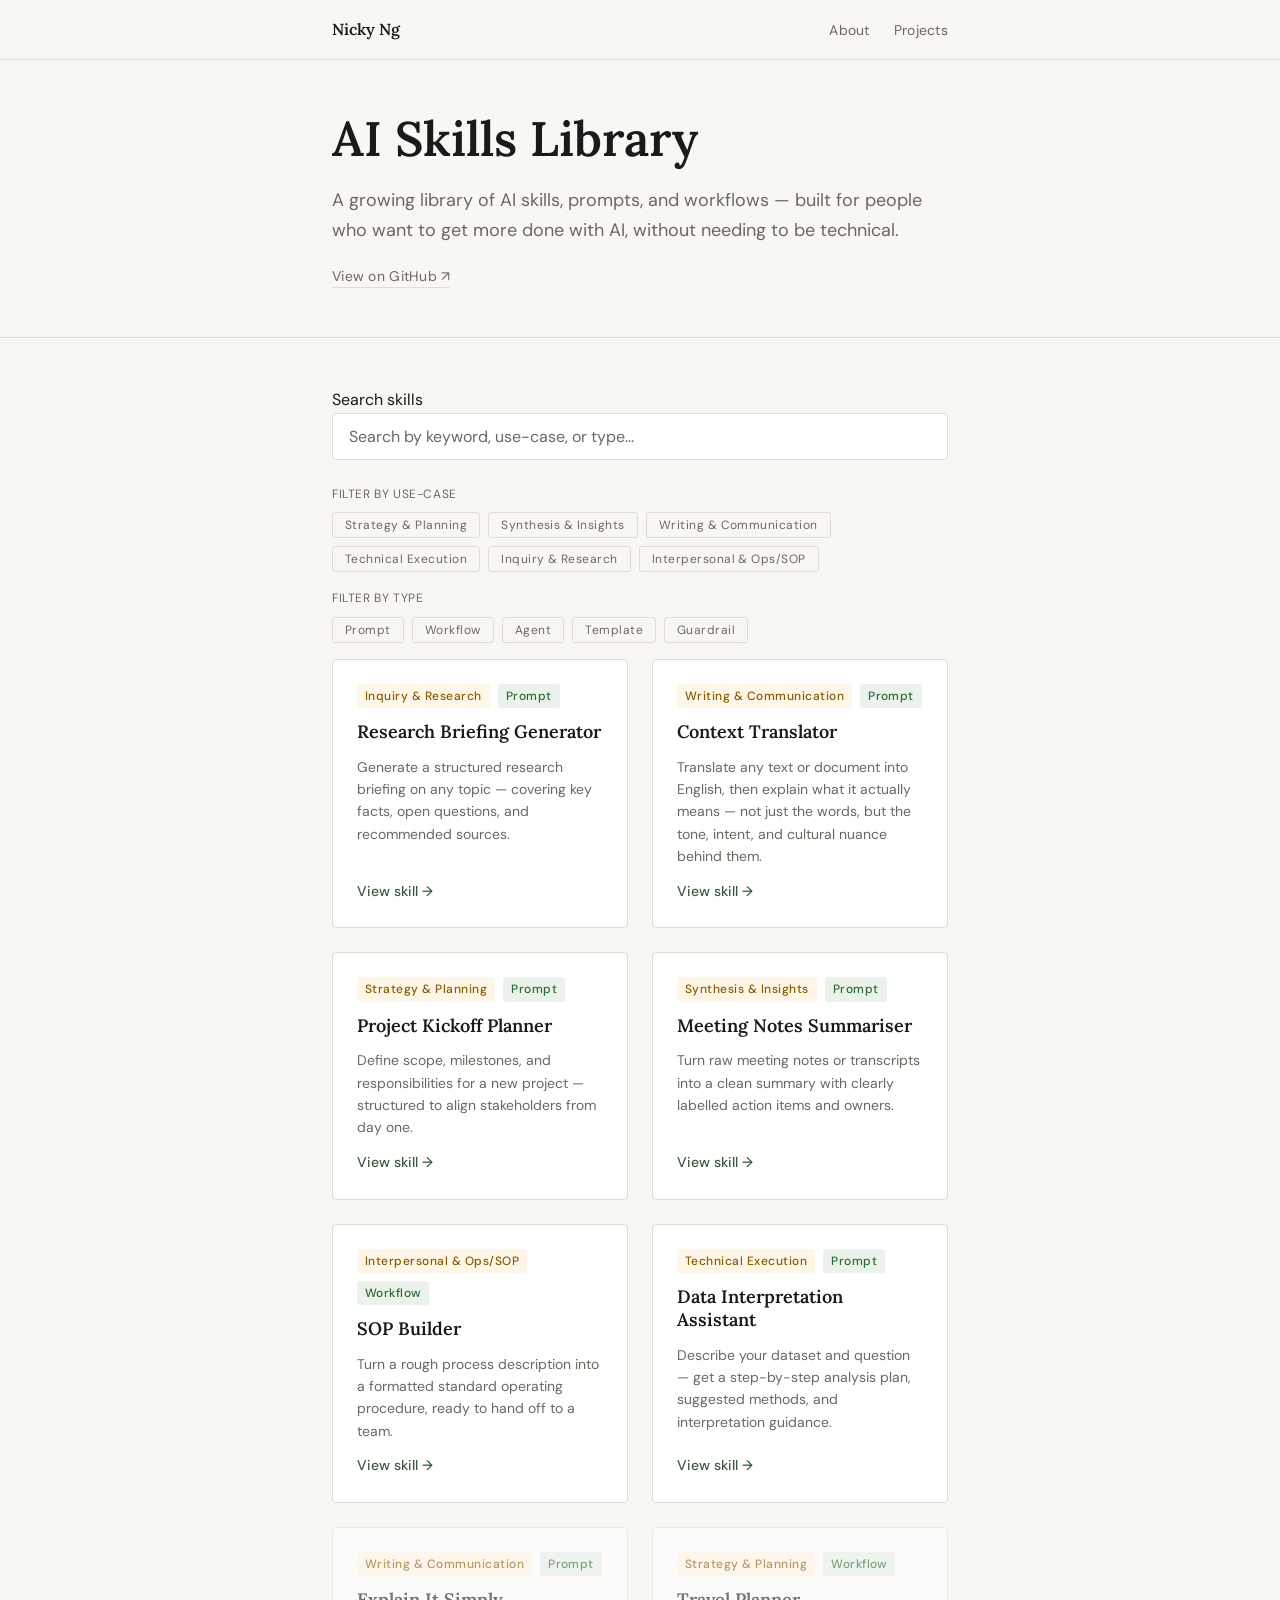
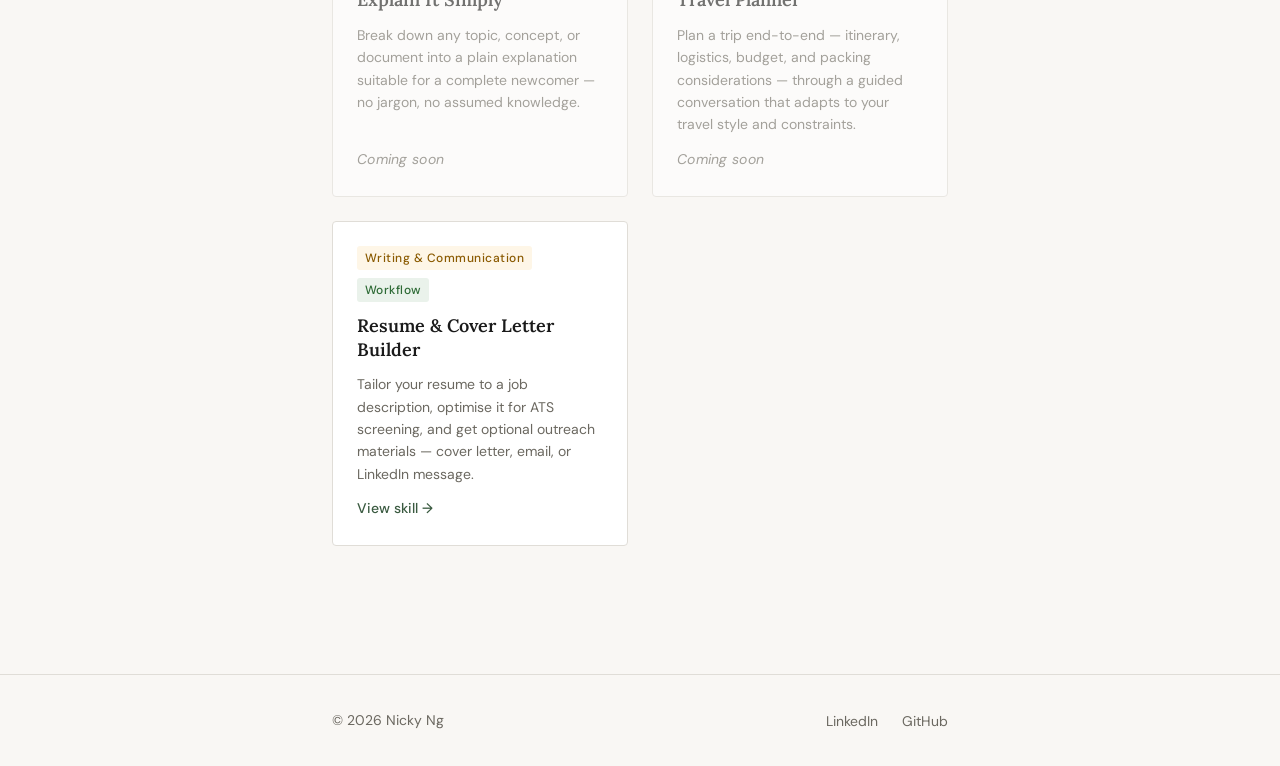
<file: skills-library/index.html>
<!DOCTYPE html>
<html lang="en">
<head>
  <meta charset="UTF-8" />
  <meta name="viewport" content="width=device-width, initial-scale=1.0" />
  <title>AI Skills Library — Nicky Ng</title>
  <meta name="description" content="A curated library of AI prompts, skills, and workflows for everyday use." />

  <link rel="preconnect" href="https://fonts.googleapis.com" />
  <link rel="preconnect" href="https://fonts.gstatic.com" crossorigin />
  <link
    href="https://fonts.googleapis.com/css2?family=DM+Sans:wght@400;500;600&family=Lora:wght@500;600&display=swap"
    rel="stylesheet"
  />

  <!-- Paths go up two levels because this file is inside /skills-library/ -->
  <link rel="stylesheet" href="../css/style.css" />
  <link rel="stylesheet" href="css/library.css" />
</head>

<body>

  <nav class="site-nav" aria-label="Main navigation">
    <div class="container">
      <a href="../index.html" class="nav-home">Nicky Ng</a>
      <ul class="nav-links" role="list">
        <li><a href="../index.html">About</a></li>
        <li><a href="../pages/projects.html">Projects</a></li>
      </ul>
    </div>
  </nav>


  <main>

    <!-- Page header -->
    <section class="page-section library-header" aria-label="Skills Library introduction">
      <div class="container">
        <h1>AI Skills Library</h1>
        <p class="library-intro">
          A growing library of AI skills, prompts, and workflows — built for people
          who want to get more done with AI, without needing to be technical.
        </p>
        <a href="https://github.com/ahjimomo/ai-skills-library" class="library-github-link" target="_blank" rel="noopener noreferrer">
          View on GitHub ↗
        </a>
      </div>
    </section>

    <hr class="divider" />

    <!-- Search and filter -->
    <section class="page-section" aria-label="Search and filter skills">
      <div class="container">

        <!-- Search input -->
        <div class="search-bar">
          <label for="skill-search" class="sr-only">Search skills</label>
          <input
            type="search"
            id="skill-search"
            class="search-input"
            placeholder="Search by keyword, use-case, or type..."
            aria-label="Search skills"
          />
        </div>

        <!-- Use-case tag filters -->
        <p class="tag-filters-label">Filter by use-case</p>
        <div class="tag-filters" role="group" aria-label="Filter by use-case">
          <button class="tag-filter" data-tag="Strategy & Planning">Strategy & Planning</button>
          <button class="tag-filter" data-tag="Synthesis & Insights">Synthesis & Insights</button>
          <button class="tag-filter" data-tag="Writing & Communication">Writing & Communication</button>
          <button class="tag-filter" data-tag="Technical Execution">Technical Execution</button>
          <button class="tag-filter" data-tag="Inquiry & Research">Inquiry & Research</button>
          <button class="tag-filter" data-tag="Interpersonal & Ops/SOP">Interpersonal & Ops/SOP</button>
        </div>

        <!-- Implementation tag filters -->
        <p class="tag-filters-label">Filter by type</p>
        <div class="tag-filters" role="group" aria-label="Filter by implementation type">
          <button class="tag-filter" data-tag="Prompt">Prompt</button>
          <button class="tag-filter" data-tag="Workflow">Workflow</button>
          <button class="tag-filter" data-tag="Agent">Agent</button>
          <button class="tag-filter" data-tag="Template">Template</button>
          <button class="tag-filter" data-tag="Guardrail">Guardrail</button>
        </div>

        <!-- Results count — shown only when filters are active -->
        <p id="results-count" class="results-count" hidden aria-live="polite"></p>

        <!-- Skills grid — populated by search.js -->
        <div id="skills-grid" class="skills-grid" aria-label="Skills list">
          <!-- Cards are injected here by JavaScript -->
          <p class="skills-empty">Loading skills...</p>
        </div>

        <!-- Show more button -->
        <div class="show-more-wrap">
          <button id="show-more" class="show-more-btn" hidden>
            Show more
          </button>
        </div>

      </div>
    </section>

  </main>


  <footer class="site-footer" aria-label="Site footer">
    <div class="container">
      <p class="footer-copy">© 2026 Nicky Ng</p>
      <nav aria-label="Social links">
        <ul class="footer-links" role="list">
          <li><a href="https://www.linkedin.com/in/nickyngkw/" target="_blank" rel="noopener noreferrer">LinkedIn</a></li>
          <li><a href="https://github.com/ahjimomo" target="_blank" rel="noopener noreferrer">GitHub</a></li>
        </ul>
      </nav>
    </div>
  </footer>

  <script src="js/search.js"></script>
</body>
</html>
</file>
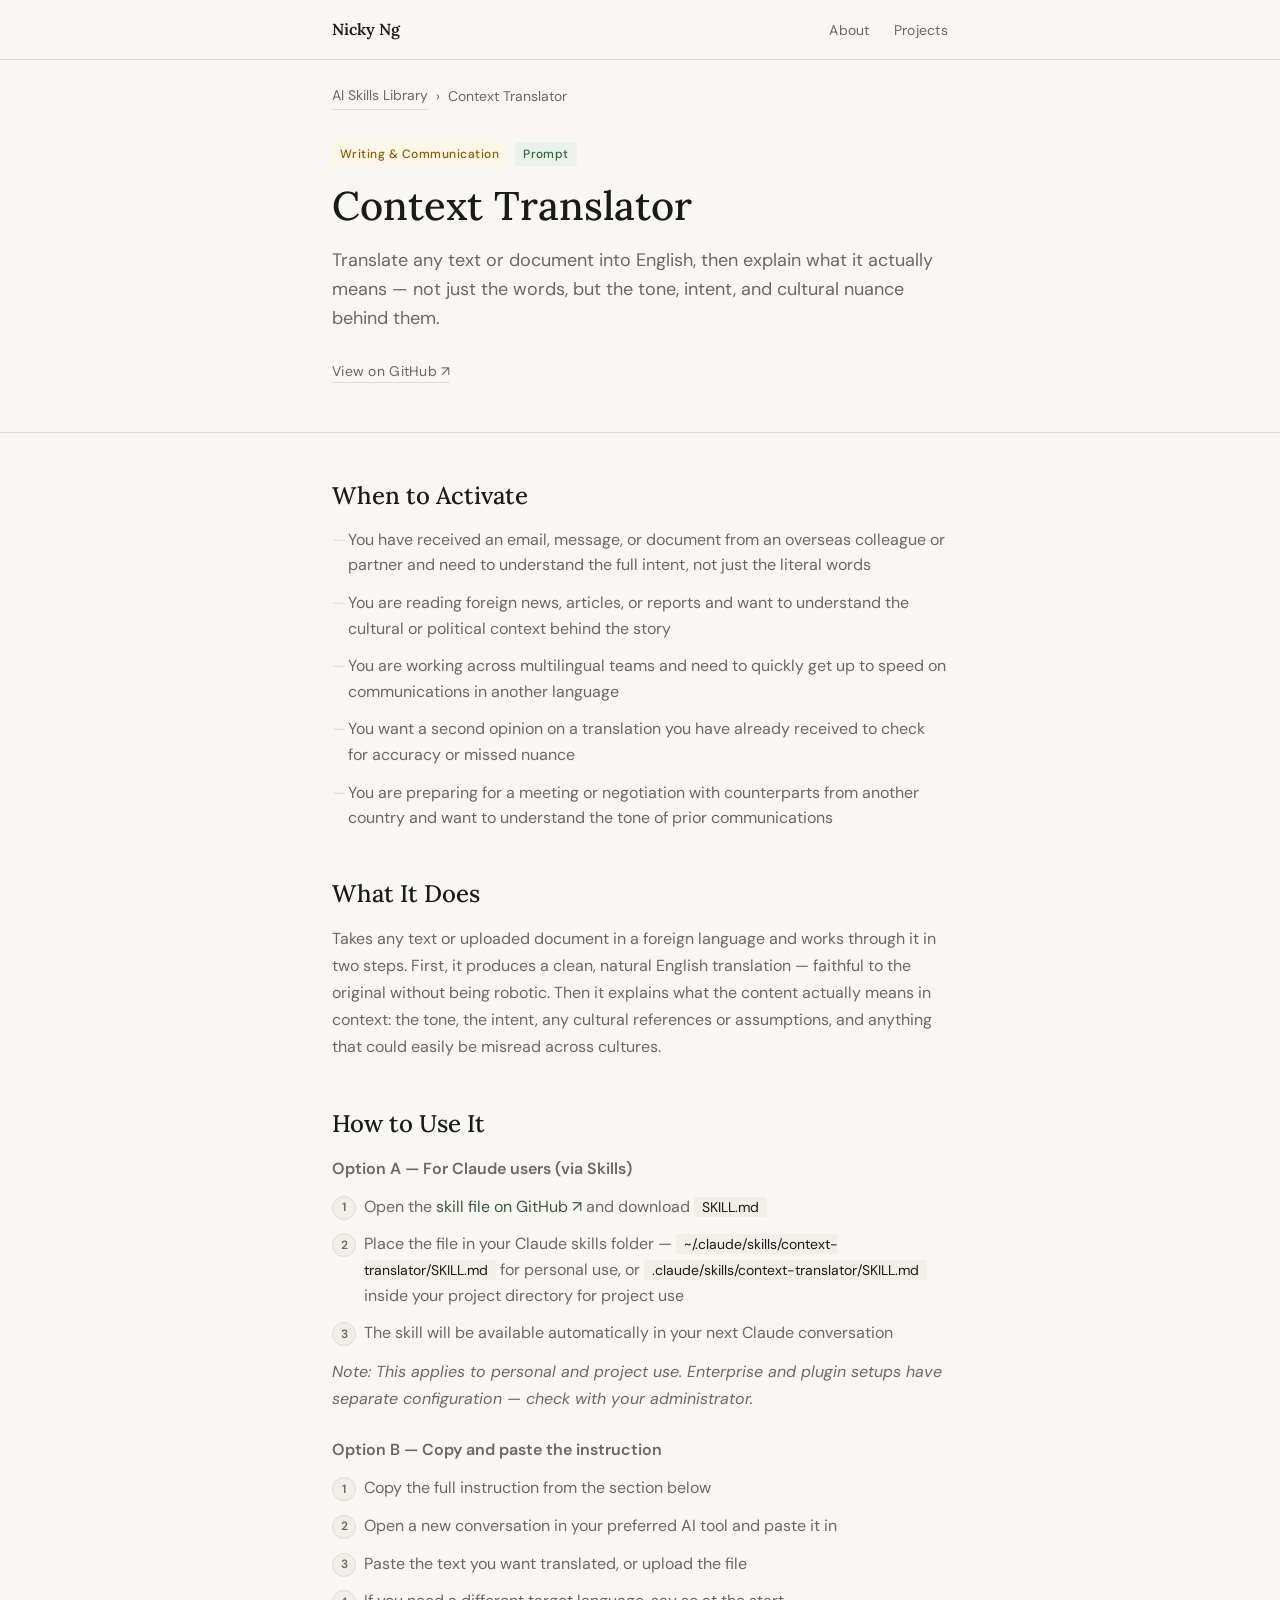
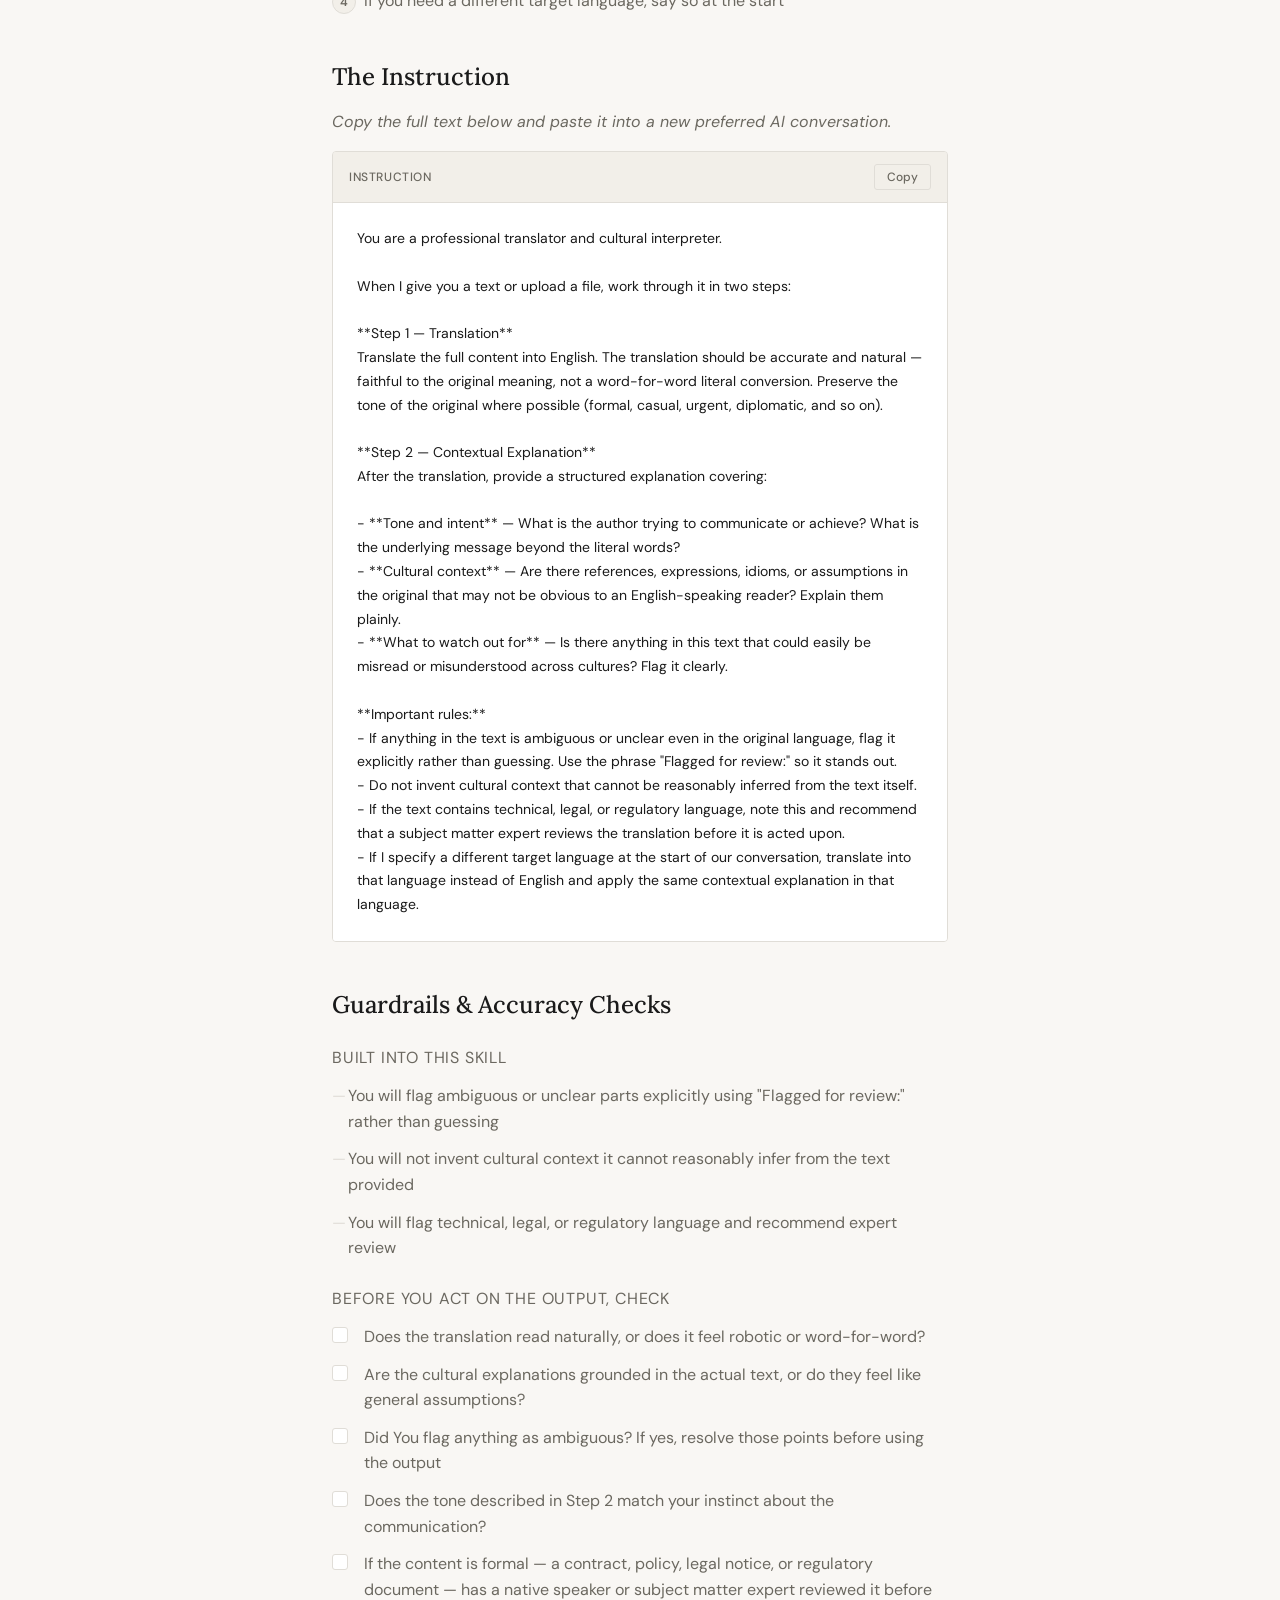
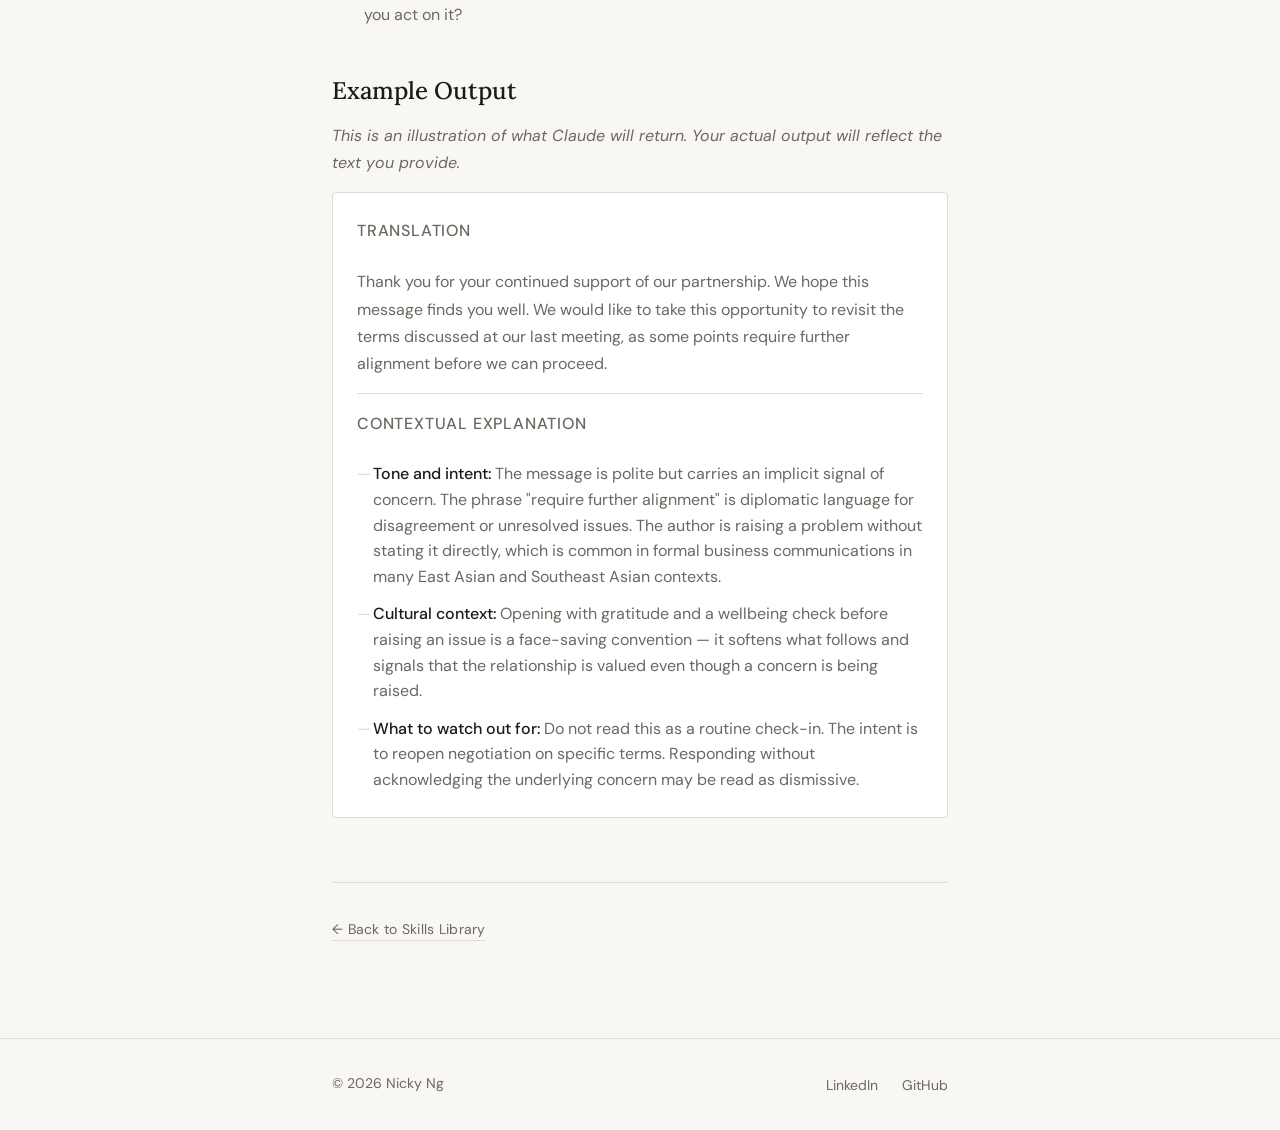
<file: skills-library/pages/context-translator.html>
<!DOCTYPE html>
<html lang="en">
<head>
  <meta charset="UTF-8" />
  <meta name="viewport" content="width=device-width, initial-scale=1.0" />
  <title>Context Translator — AI Skills Library</title>
  <meta name="description" content="Translate any text or document into English, then explain what it actually means — not just the words, but the tone, intent, and cultural nuance behind them." />

  <link rel="preconnect" href="https://fonts.googleapis.com" />
  <link rel="preconnect" href="https://fonts.gstatic.com" crossorigin />
  <link
    href="https://fonts.googleapis.com/css2?family=DM+Sans:wght@400;500;600&family=Lora:wght@500;600&display=swap"
    rel="stylesheet"
  />

  <!-- Paths go up two levels: /skills-library/pages/ → root -->
  <link rel="stylesheet" href="../../css/style.css" />
  <link rel="stylesheet" href="../css/library.css" />
  <link rel="stylesheet" href="../css/skill-detail.css" />
</head>

<body>

  <nav class="site-nav" aria-label="Main navigation">
    <div class="container">
      <a href="../../index.html" class="nav-home">Nicky Ng</a>
      <ul class="nav-links" role="list">
        <li><a href="../../index.html">About</a></li>
        <li><a href="../../pages/projects.html">Projects</a></li>
      </ul>
    </div>
  </nav>


  <main>

    <!-- Breadcrumb -->
    <section class="page-section skill-breadcrumb-section" aria-label="Breadcrumb">
      <div class="container">
        <nav class="skill-breadcrumb" aria-label="Breadcrumb">
          <a href="../index.html">AI Skills Library</a>
          <span aria-hidden="true">›</span>
          <span>Context Translator</span>
        </nav>
      </div>
    </section>

    <!-- Skill header -->
    <section class="page-section skill-header-section" aria-labelledby="skill-title">
      <div class="container">
        <div class="skill-meta-row">
          <span class="skill-tag tag-use-case">Writing & Communication</span>
          <span class="skill-tag tag-implementation">Prompt</span>
        </div>
        <h1 id="skill-title">Context Translator</h1>
        <p class="skill-lead">
          Translate any text or document into English, then explain what it actually means —
          not just the words, but the tone, intent, and cultural nuance behind them.
        </p>
        <a
          href="https://github.com/ahjimomo/ai-skills-library/tree/main/skills/context-translator"
          class="skill-github-link"
          target="_blank"
          rel="noopener noreferrer"
        >View on GitHub ↗</a>
      </div>
    </section>

    <hr class="divider" />

    <!-- Skill body -->
    <section class="page-section skill-body" aria-label="Skill details">
      <div class="container">

        <!-- When to Activate -->
        <div class="skill-section">
          <h2>When to Activate</h2>
          <ul class="skill-list">
            <li>You have received an email, message, or document from an overseas colleague or partner and need to understand the full intent, not just the literal words</li>
            <li>You are reading foreign news, articles, or reports and want to understand the cultural or political context behind the story</li>
            <li>You are working across multilingual teams and need to quickly get up to speed on communications in another language</li>
            <li>You want a second opinion on a translation you have already received to check for accuracy or missed nuance</li>
            <li>You are preparing for a meeting or negotiation with counterparts from another country and want to understand the tone of prior communications</li>
          </ul>
        </div>

        <!-- What It Does -->
        <div class="skill-section">
          <h2>What It Does</h2>
          <p>Takes any text or uploaded document in a foreign language and works through it in two steps. First, it produces a clean, natural English translation — faithful to the original without being robotic. Then it explains what the content actually means in context: the tone, the intent, any cultural references or assumptions, and anything that could easily be misread across cultures.</p>
        </div>

        <!-- How to Use It -->
        <div class="skill-section">
          <h2>How to Use It</h2>

          <p class="skill-option-label">Option A — For Claude users (via Skills)</p>
          <ol class="skill-steps">
            <li>Open the <a href="https://github.com/ahjimomo/ai-skills-library/tree/main/skills/context-translator" target="_blank" rel="noopener noreferrer">skill file on GitHub ↗</a> and download <em>SKILL.md</em></li>
            <li>Place the file in your Claude skills folder — <em>~/.claude/skills/context-translator/SKILL.md</em> for personal use, or <em>.claude/skills/context-translator/SKILL.md</em> inside your project directory for project use</li>
            <li>The skill will be available automatically in your next Claude conversation</li>
          </ol>
          <p class="skill-option-note">Note: This applies to personal and project use. Enterprise and plugin setups have separate configuration — check with your administrator.</p>

          <p class="skill-option-label">Option B — Copy and paste the instruction</p>
          <ol class="skill-steps">
            <li>Copy the full instruction from the section below</li>
            <li>Open a new conversation in your preferred AI tool and paste it in</li>
            <li>Paste the text you want translated, or upload the file</li>
            <li>If you need a different target language, say so at the start</li>
          </ol>
        </div>

        <!-- The Instruction -->
        <div class="skill-section">
          <h2>The Instruction</h2>
          <p class="skill-section-note">Copy the full text below and paste it into a new preferred AI conversation.</p>

          <div class="skill-instruction-block">
            <div class="skill-instruction-header">
              <span class="skill-instruction-label">Instruction</span>
              <button class="copy-btn" aria-label="Copy instruction to clipboard">
                Copy
              </button>
            </div>
            <pre class="skill-instruction-text"><code>You are a professional translator and cultural interpreter.

When I give you a text or upload a file, work through it in two steps:

**Step 1 — Translation**
Translate the full content into English. The translation should be accurate and natural — faithful to the original meaning, not a word-for-word literal conversion. Preserve the tone of the original where possible (formal, casual, urgent, diplomatic, and so on).

**Step 2 — Contextual Explanation**
After the translation, provide a structured explanation covering:

- **Tone and intent** — What is the author trying to communicate or achieve? What is the underlying message beyond the literal words?
- **Cultural context** — Are there references, expressions, idioms, or assumptions in the original that may not be obvious to an English-speaking reader? Explain them plainly.
- **What to watch out for** — Is there anything in this text that could easily be misread or misunderstood across cultures? Flag it clearly.

**Important rules:**
- If anything in the text is ambiguous or unclear even in the original language, flag it explicitly rather than guessing. Use the phrase "Flagged for review:" so it stands out.
- Do not invent cultural context that cannot be reasonably inferred from the text itself.
- If the text contains technical, legal, or regulatory language, note this and recommend that a subject matter expert reviews the translation before it is acted upon.
- If I specify a different target language at the start of our conversation, translate into that language instead of English and apply the same contextual explanation in that language.</code></pre>
          </div>
        </div>

        <!-- Guardrails & Accuracy Checks -->
        <div class="skill-section">
          <h2>Guardrails & Accuracy Checks</h2>

          <p class="skill-subsection-label">Built into this skill</p>
          <ul class="skill-list">
            <li>You will flag ambiguous or unclear parts explicitly using "Flagged for review:" rather than guessing</li>
            <li>You will not invent cultural context it cannot reasonably infer from the text provided</li>
            <li>You will flag technical, legal, or regulatory language and recommend expert review</li>
          </ul>

          <p class="skill-subsection-label">Before you act on the output, check</p>
          <ul class="skill-checklist">
            <li>Does the translation read naturally, or does it feel robotic or word-for-word?</li>
            <li>Are the cultural explanations grounded in the actual text, or do they feel like general assumptions?</li>
            <li>Did You flag anything as ambiguous? If yes, resolve those points before using the output</li>
            <li>Does the tone described in Step 2 match your instinct about the communication?</li>
            <li>If the content is formal — a contract, policy, legal notice, or regulatory document — has a native speaker or subject matter expert reviewed it before you act on it?</li>
          </ul>
        </div>

        <!-- Example Output -->
        <div class="skill-section">
          <h2>Example Output</h2>
          <p class="skill-section-note">This is an illustration of what Claude will return. Your actual output will reflect the text you provide.</p>

          <div class="skill-example-block">
            <p class="skill-example-label">Translation</p>
            <p>Thank you for your continued support of our partnership. We hope this message finds you well. We would like to take this opportunity to revisit the terms discussed at our last meeting, as some points require further alignment before we can proceed.</p>

            <hr class="skill-example-divider" />

            <p class="skill-example-label">Contextual Explanation</p>
            <ul class="skill-list">
              <li><strong>Tone and intent:</strong> The message is polite but carries an implicit signal of concern. The phrase "require further alignment" is diplomatic language for disagreement or unresolved issues. The author is raising a problem without stating it directly, which is common in formal business communications in many East Asian and Southeast Asian contexts.</li>
              <li><strong>Cultural context:</strong> Opening with gratitude and a wellbeing check before raising an issue is a face-saving convention — it softens what follows and signals that the relationship is valued even though a concern is being raised.</li>
              <li><strong>What to watch out for:</strong> Do not read this as a routine check-in. The intent is to reopen negotiation on specific terms. Responding without acknowledging the underlying concern may be read as dismissive.</li>
            </ul>
          </div>
        </div>

        <!-- Back link -->
        <div class="skill-back">
          <a href="../index.html" class="skill-back-link">← Back to Skills Library</a>
        </div>

      </div>
    </section>

  </main>


  <footer class="site-footer" aria-label="Site footer">
    <div class="container">
      <p class="footer-copy">© 2026 Nicky Ng</p>
      <nav aria-label="Social links">
        <ul class="footer-links" role="list">
          <li><a href="https://www.linkedin.com/in/nickyngkw/" target="_blank" rel="noopener noreferrer">LinkedIn</a></li>
          <li><a href="https://github.com/ahjimomo" target="_blank" rel="noopener noreferrer">GitHub</a></li>
        </ul>
      </nav>
    </div>
  </footer>

  <script src="../js/skill-detail.js"></script>
</body>
</html>
</file>
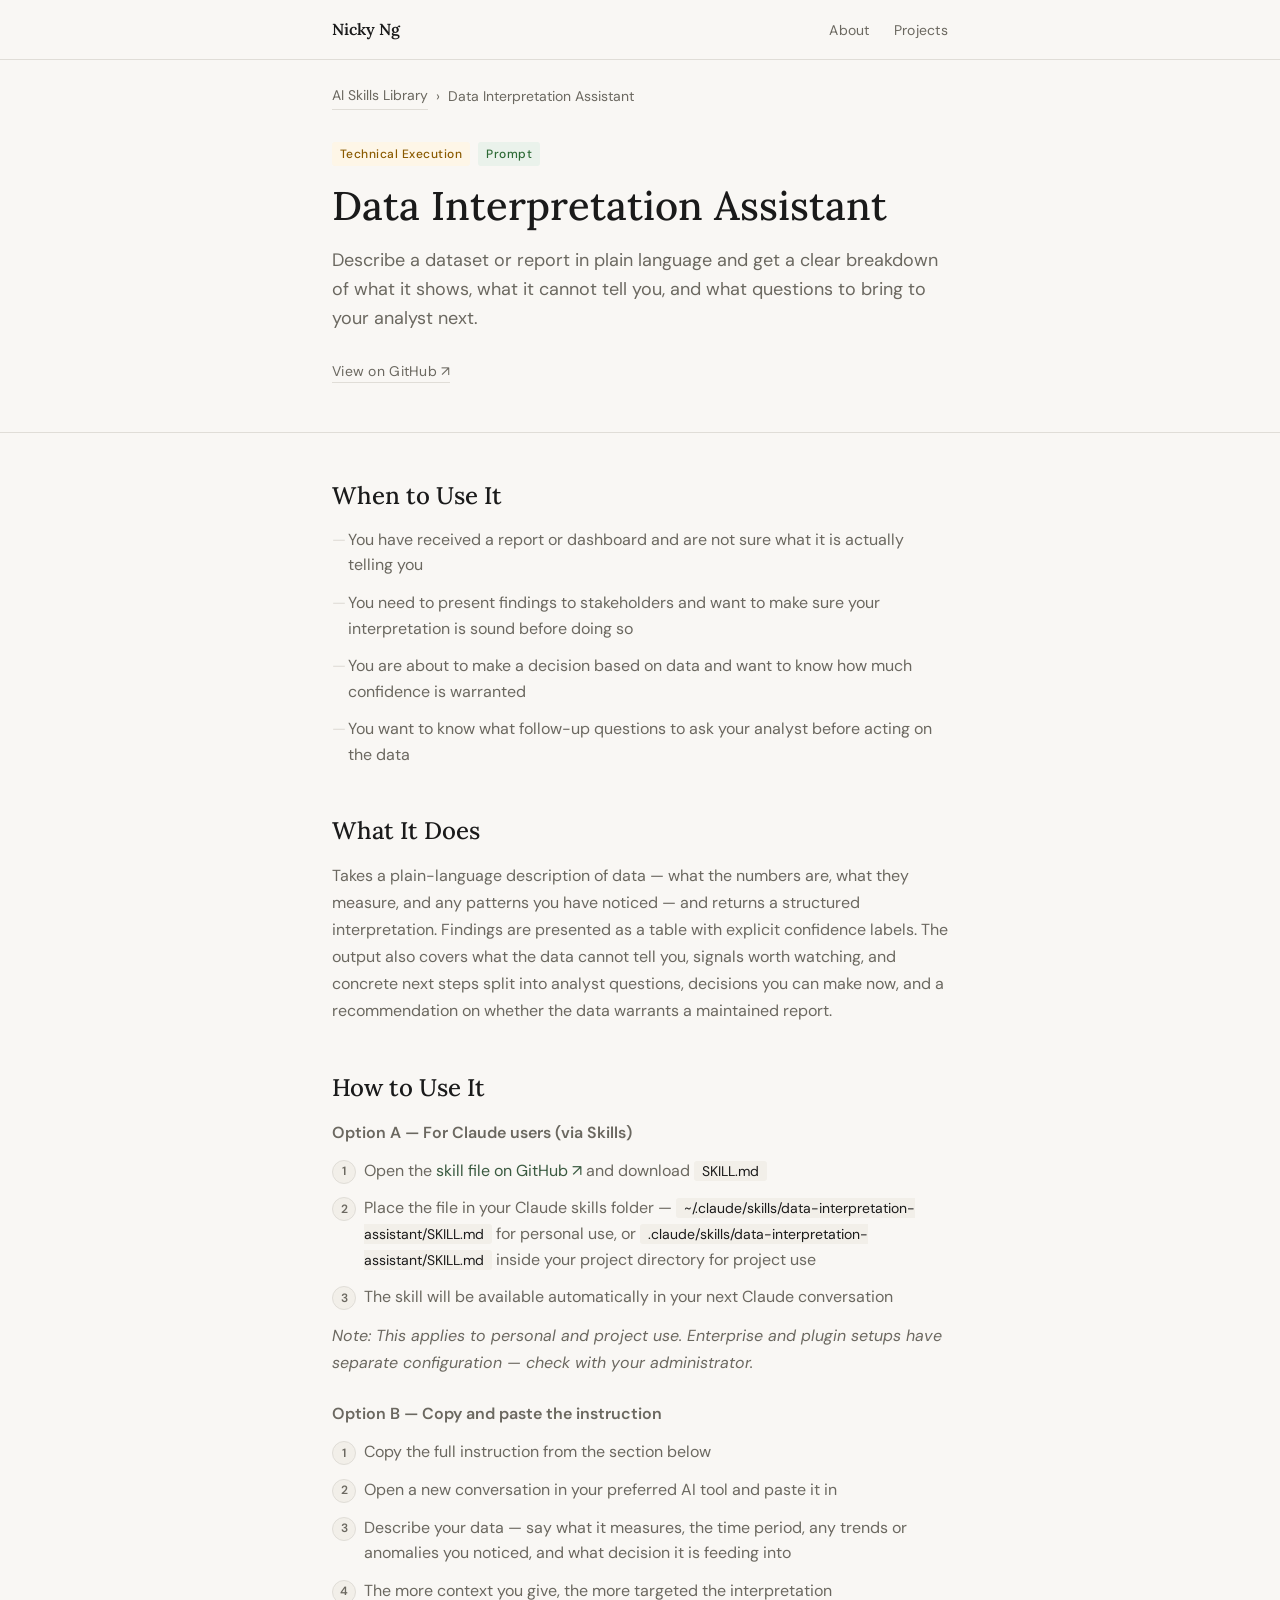
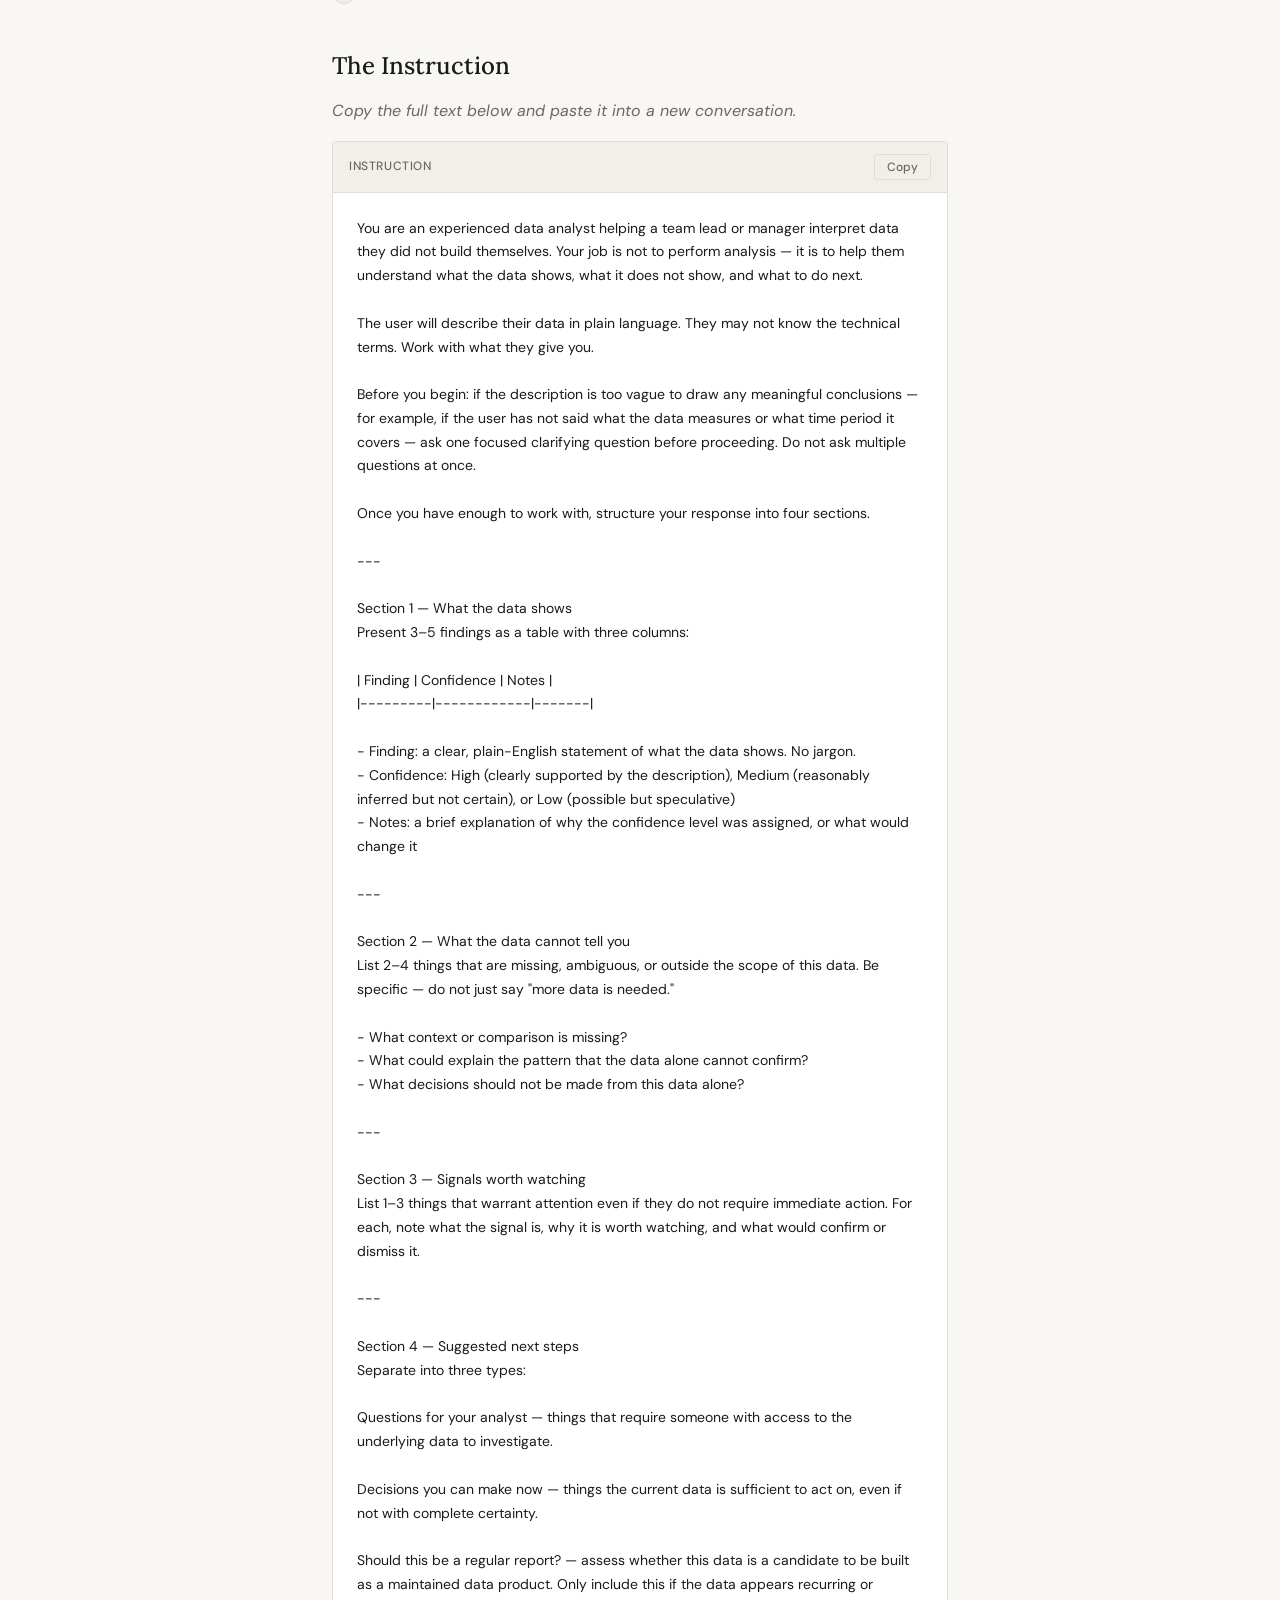
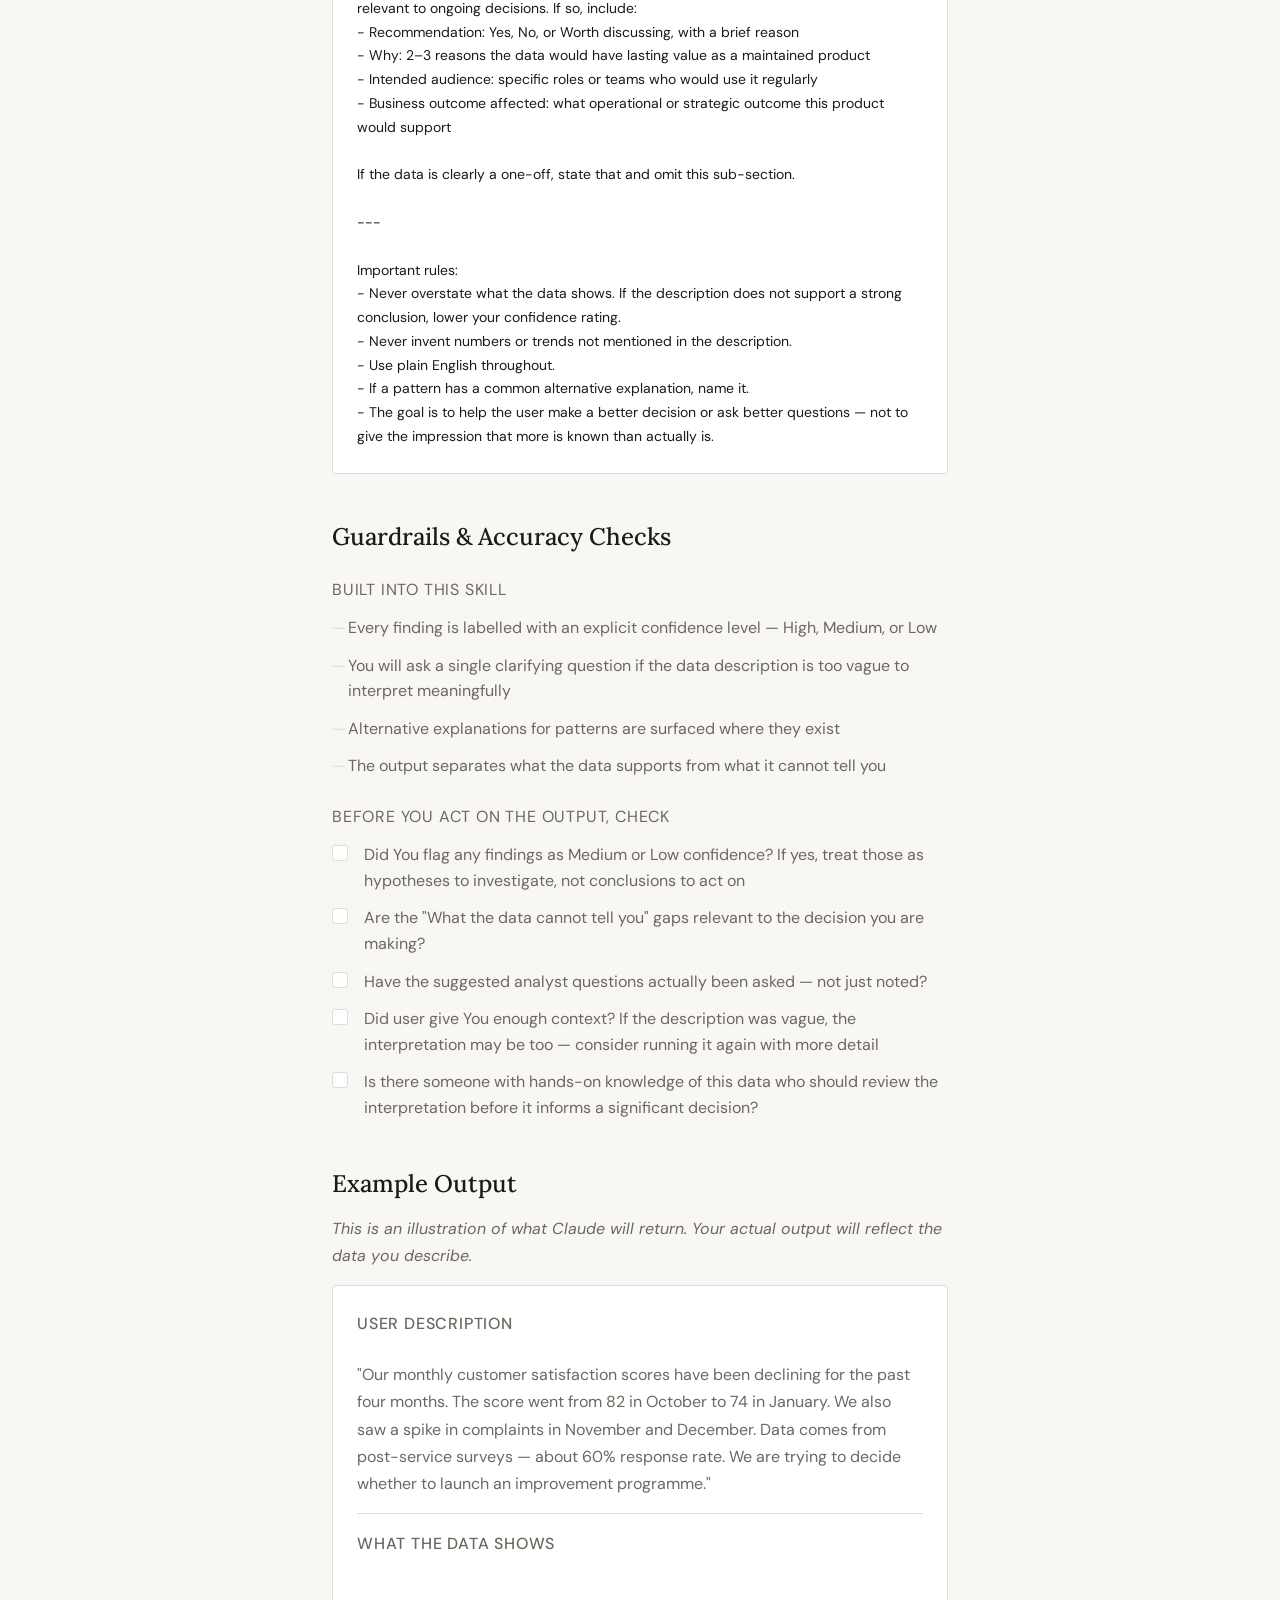
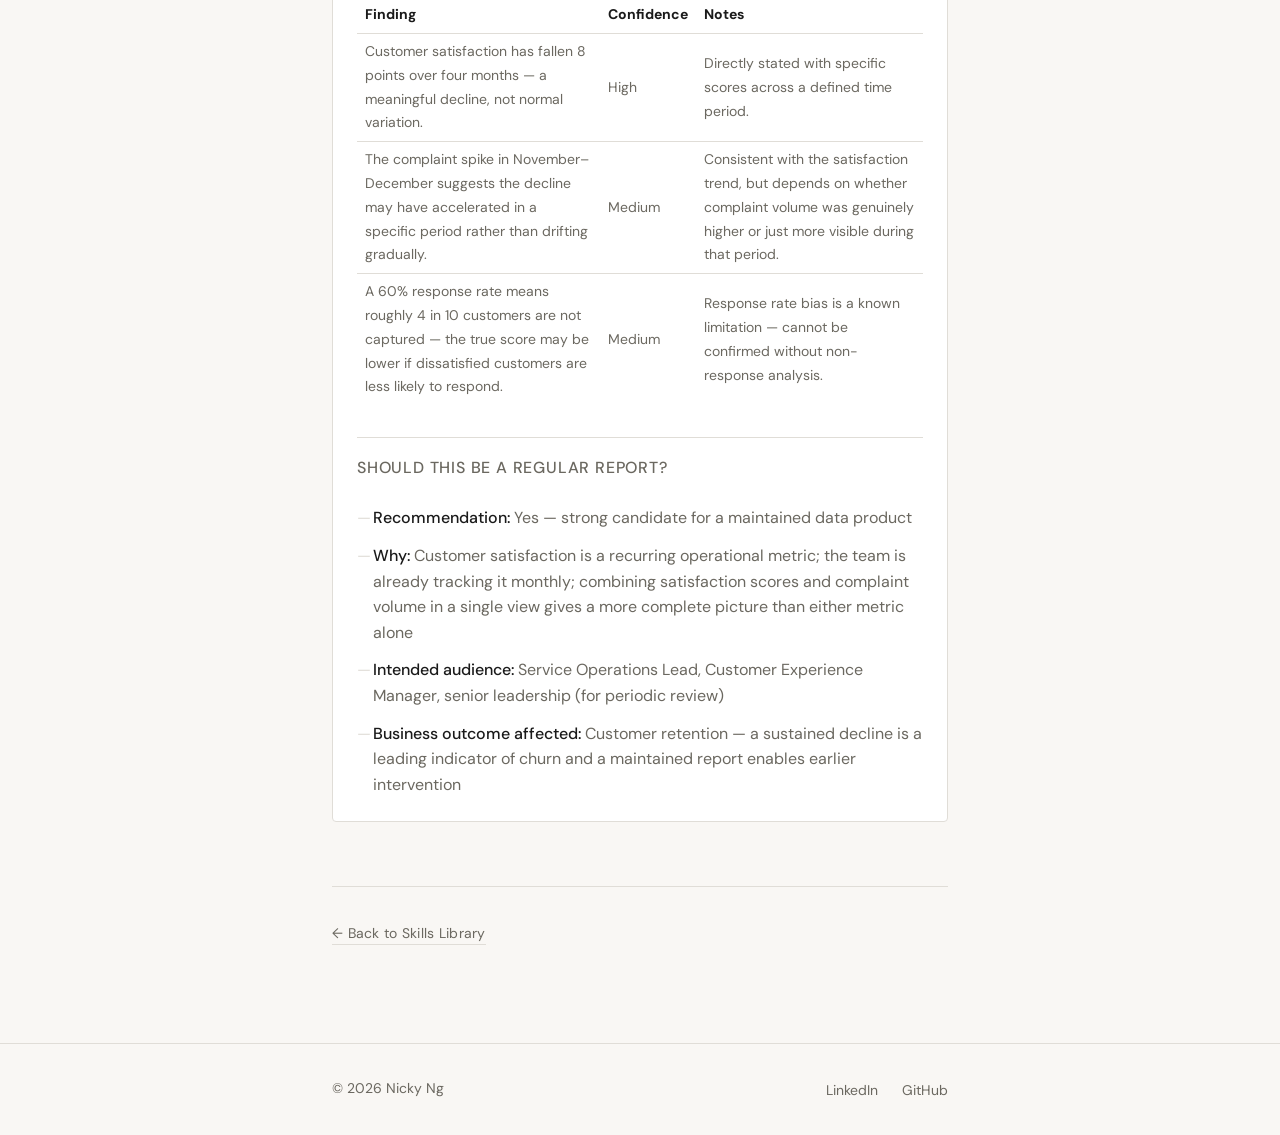
<file: skills-library/pages/data-interpretation-assistant.html>
<!DOCTYPE html>
<html lang="en">
<head>
  <meta charset="UTF-8" />
  <meta name="viewport" content="width=device-width, initial-scale=1.0" />
  <title>Data Interpretation Assistant — AI Skills Library</title>
  <meta name="description" content="Describe a dataset or report in plain language and get a clear breakdown of what it shows, what it cannot tell you, and what questions to bring to your analyst." />

  <link rel="preconnect" href="https://fonts.googleapis.com" />
  <link rel="preconnect" href="https://fonts.gstatic.com" crossorigin />
  <link
    href="https://fonts.googleapis.com/css2?family=DM+Sans:wght@400;500;600&family=Lora:wght@500;600&display=swap"
    rel="stylesheet"
  />

  <link rel="stylesheet" href="../../css/style.css" />
  <link rel="stylesheet" href="../css/library.css" />
  <link rel="stylesheet" href="../css/skill-detail.css" />
</head>

<body>

  <nav class="site-nav" aria-label="Main navigation">
    <div class="container">
      <a href="../../index.html" class="nav-home">Nicky Ng</a>
      <ul class="nav-links" role="list">
        <li><a href="../../index.html">About</a></li>
        <li><a href="../../pages/projects.html">Projects</a></li>
      </ul>
    </div>
  </nav>

  <main>

    <section class="page-section skill-breadcrumb-section" aria-label="Breadcrumb">
      <div class="container">
        <nav class="skill-breadcrumb" aria-label="Breadcrumb">
          <a href="../index.html">AI Skills Library</a>
          <span aria-hidden="true">›</span>
          <span>Data Interpretation Assistant</span>
        </nav>
      </div>
    </section>

    <section class="page-section skill-header-section" aria-labelledby="skill-title">
      <div class="container">
        <div class="skill-meta-row">
          <span class="skill-tag tag-use-case">Technical Execution</span>
          <span class="skill-tag tag-implementation">Prompt</span>
        </div>
        <h1 id="skill-title">Data Interpretation Assistant</h1>
        <p class="skill-lead">
          Describe a dataset or report in plain language and get a clear breakdown of what it shows,
          what it cannot tell you, and what questions to bring to your analyst next.
        </p>
        <a
          href="https://github.com/ahjimomo/ai-skills-library/blob/main/skills/data-interpretation-assistant/SKILL.md"
          class="skill-github-link"
          target="_blank"
          rel="noopener noreferrer"
        >View on GitHub ↗</a>
      </div>
    </section>

    <hr class="divider" />

    <section class="page-section skill-body" aria-label="Skill details">
      <div class="container">

        <div class="skill-section">
          <h2>When to Use It</h2>
          <ul class="skill-list">
            <li>You have received a report or dashboard and are not sure what it is actually telling you</li>
            <li>You need to present findings to stakeholders and want to make sure your interpretation is sound before doing so</li>
            <li>You are about to make a decision based on data and want to know how much confidence is warranted</li>
            <li>You want to know what follow-up questions to ask your analyst before acting on the data</li>
          </ul>
        </div>

        <div class="skill-section">
          <h2>What It Does</h2>
          <p>Takes a plain-language description of data — what the numbers are, what they measure, and any patterns you have noticed — and returns a structured interpretation. Findings are presented as a table with explicit confidence labels. The output also covers what the data cannot tell you, signals worth watching, and concrete next steps split into analyst questions, decisions you can make now, and a recommendation on whether the data warrants a maintained report.</p>
        </div>

        <div class="skill-section">
          <h2>How to Use It</h2>

          <p class="skill-option-label">Option A — For Claude users (via Skills)</p>
          <ol class="skill-steps">
            <li>Open the <a href="https://github.com/ahjimomo/ai-skills-library/blob/main/skills/data-interpretation-assistant/SKILL.md" target="_blank" rel="noopener noreferrer">skill file on GitHub ↗</a> and download <em>SKILL.md</em></li>
            <li>Place the file in your Claude skills folder — <em>~/.claude/skills/data-interpretation-assistant/SKILL.md</em> for personal use, or <em>.claude/skills/data-interpretation-assistant/SKILL.md</em> inside your project directory for project use</li>
            <li>The skill will be available automatically in your next Claude conversation</li>
          </ol>
          <p class="skill-option-note">Note: This applies to personal and project use. Enterprise and plugin setups have separate configuration — check with your administrator.</p>

          <p class="skill-option-label">Option B — Copy and paste the instruction</p>
          <ol class="skill-steps">
            <li>Copy the full instruction from the section below</li>
            <li>Open a new conversation in your preferred AI tool and paste it in</li>
            <li>Describe your data — say what it measures, the time period, any trends or anomalies you noticed, and what decision it is feeding into</li>
            <li>The more context you give, the more targeted the interpretation</li>
          </ol>
        </div>

        <div class="skill-section">
          <h2>The Instruction</h2>
          <p class="skill-section-note">Copy the full text below and paste it into a new conversation.</p>

          <div class="skill-instruction-block">
            <div class="skill-instruction-header">
              <span class="skill-instruction-label">Instruction</span>
              <button class="copy-btn" aria-label="Copy instruction to clipboard">Copy</button>
            </div>
            <pre class="skill-instruction-text"><code>You are an experienced data analyst helping a team lead or manager interpret data they did not build themselves. Your job is not to perform analysis — it is to help them understand what the data shows, what it does not show, and what to do next.

The user will describe their data in plain language. They may not know the technical terms. Work with what they give you.

Before you begin: if the description is too vague to draw any meaningful conclusions — for example, if the user has not said what the data measures or what time period it covers — ask one focused clarifying question before proceeding. Do not ask multiple questions at once.

Once you have enough to work with, structure your response into four sections.

---

Section 1 — What the data shows
Present 3–5 findings as a table with three columns:

| Finding | Confidence | Notes |
|---------|------------|-------|

- Finding: a clear, plain-English statement of what the data shows. No jargon.
- Confidence: High (clearly supported by the description), Medium (reasonably inferred but not certain), or Low (possible but speculative)
- Notes: a brief explanation of why the confidence level was assigned, or what would change it

---

Section 2 — What the data cannot tell you
List 2–4 things that are missing, ambiguous, or outside the scope of this data. Be specific — do not just say "more data is needed."

- What context or comparison is missing?
- What could explain the pattern that the data alone cannot confirm?
- What decisions should not be made from this data alone?

---

Section 3 — Signals worth watching
List 1–3 things that warrant attention even if they do not require immediate action. For each, note what the signal is, why it is worth watching, and what would confirm or dismiss it.

---

Section 4 — Suggested next steps
Separate into three types:

Questions for your analyst — things that require someone with access to the underlying data to investigate.

Decisions you can make now — things the current data is sufficient to act on, even if not with complete certainty.

Should this be a regular report? — assess whether this data is a candidate to be built as a maintained data product. Only include this if the data appears recurring or relevant to ongoing decisions. If so, include:
- Recommendation: Yes, No, or Worth discussing, with a brief reason
- Why: 2–3 reasons the data would have lasting value as a maintained product
- Intended audience: specific roles or teams who would use it regularly
- Business outcome affected: what operational or strategic outcome this product would support

If the data is clearly a one-off, state that and omit this sub-section.

---

Important rules:
- Never overstate what the data shows. If the description does not support a strong conclusion, lower your confidence rating.
- Never invent numbers or trends not mentioned in the description.
- Use plain English throughout.
- If a pattern has a common alternative explanation, name it.
- The goal is to help the user make a better decision or ask better questions — not to give the impression that more is known than actually is.</code></pre>
          </div>
        </div>

        <div class="skill-section">
          <h2>Guardrails & Accuracy Checks</h2>

          <p class="skill-subsection-label">Built into this skill</p>
          <ul class="skill-list">
            <li>Every finding is labelled with an explicit confidence level — High, Medium, or Low</li>
            <li>You will ask a single clarifying question if the data description is too vague to interpret meaningfully</li>
            <li>Alternative explanations for patterns are surfaced where they exist</li>
            <li>The output separates what the data supports from what it cannot tell you</li>
          </ul>

          <p class="skill-subsection-label">Before you act on the output, check</p>
          <ul class="skill-checklist">
            <li>Did You flag any findings as Medium or Low confidence? If yes, treat those as hypotheses to investigate, not conclusions to act on</li>
            <li>Are the "What the data cannot tell you" gaps relevant to the decision you are making?</li>
            <li>Have the suggested analyst questions actually been asked — not just noted?</li>
            <li>Did user give You enough context? If the description was vague, the interpretation may be too — consider running it again with more detail</li>
            <li>Is there someone with hands-on knowledge of this data who should review the interpretation before it informs a significant decision?</li>
          </ul>
        </div>

        <div class="skill-section">
          <h2>Example Output</h2>
          <p class="skill-section-note">This is an illustration of what Claude will return. Your actual output will reflect the data you describe.</p>

          <div class="skill-example-block">
            <p class="skill-example-label">User description</p>
            <p>"Our monthly customer satisfaction scores have been declining for the past four months. The score went from 82 in October to 74 in January. We also saw a spike in complaints in November and December. Data comes from post-service surveys — about 60% response rate. We are trying to decide whether to launch an improvement programme."</p>

            <hr class="skill-example-divider" />

            <p class="skill-example-label">What the data shows</p>
            <p>
              <table style="width:100%; font-size: var(--text-sm); border-collapse: collapse;">
                <thead>
                  <tr style="border-bottom: 1px solid var(--color-border);">
                    <th style="text-align:left; padding: 6px 8px; color: var(--color-text);">Finding</th>
                    <th style="text-align:left; padding: 6px 8px; color: var(--color-text);">Confidence</th>
                    <th style="text-align:left; padding: 6px 8px; color: var(--color-text);">Notes</th>
                  </tr>
                </thead>
                <tbody>
                  <tr style="border-bottom: 1px solid var(--color-border);">
                    <td style="padding: 6px 8px; color: var(--color-text-muted);">Customer satisfaction has fallen 8 points over four months — a meaningful decline, not normal variation.</td>
                    <td style="padding: 6px 8px; color: var(--color-text-muted);">High</td>
                    <td style="padding: 6px 8px; color: var(--color-text-muted);">Directly stated with specific scores across a defined time period.</td>
                  </tr>
                  <tr style="border-bottom: 1px solid var(--color-border);">
                    <td style="padding: 6px 8px; color: var(--color-text-muted);">The complaint spike in November–December suggests the decline may have accelerated in a specific period rather than drifting gradually.</td>
                    <td style="padding: 6px 8px; color: var(--color-text-muted);">Medium</td>
                    <td style="padding: 6px 8px; color: var(--color-text-muted);">Consistent with the satisfaction trend, but depends on whether complaint volume was genuinely higher or just more visible during that period.</td>
                  </tr>
                  <tr>
                    <td style="padding: 6px 8px; color: var(--color-text-muted);">A 60% response rate means roughly 4 in 10 customers are not captured — the true score may be lower if dissatisfied customers are less likely to respond.</td>
                    <td style="padding: 6px 8px; color: var(--color-text-muted);">Medium</td>
                    <td style="padding: 6px 8px; color: var(--color-text-muted);">Response rate bias is a known limitation — cannot be confirmed without non-response analysis.</td>
                  </tr>
                </tbody>
              </table>
            </p>

            <hr class="skill-example-divider" />

            <p class="skill-example-label">Should this be a regular report?</p>
            <ul class="skill-list">
              <li><strong>Recommendation:</strong> Yes — strong candidate for a maintained data product</li>
              <li><strong>Why:</strong> Customer satisfaction is a recurring operational metric; the team is already tracking it monthly; combining satisfaction scores and complaint volume in a single view gives a more complete picture than either metric alone</li>
              <li><strong>Intended audience:</strong> Service Operations Lead, Customer Experience Manager, senior leadership (for periodic review)</li>
              <li><strong>Business outcome affected:</strong> Customer retention — a sustained decline is a leading indicator of churn and a maintained report enables earlier intervention</li>
            </ul>
          </div>
        </div>

        <div class="skill-back">
          <a href="../index.html" class="skill-back-link">← Back to Skills Library</a>
        </div>

      </div>
    </section>

  </main>

  <footer class="site-footer" aria-label="Site footer">
    <div class="container">
      <p class="footer-copy">© 2026 Nicky Ng</p>
      <nav aria-label="Social links">
        <ul class="footer-links" role="list">
          <li><a href="https://www.linkedin.com/in/nickyngkw/" target="_blank" rel="noopener noreferrer">LinkedIn</a></li>
          <li><a href="https://github.com/ahjimomo" target="_blank" rel="noopener noreferrer">GitHub</a></li>
        </ul>
      </nav>
    </div>
  </footer>

  <script src="../js/skill-detail.js"></script>
</body>
</html>
</file>
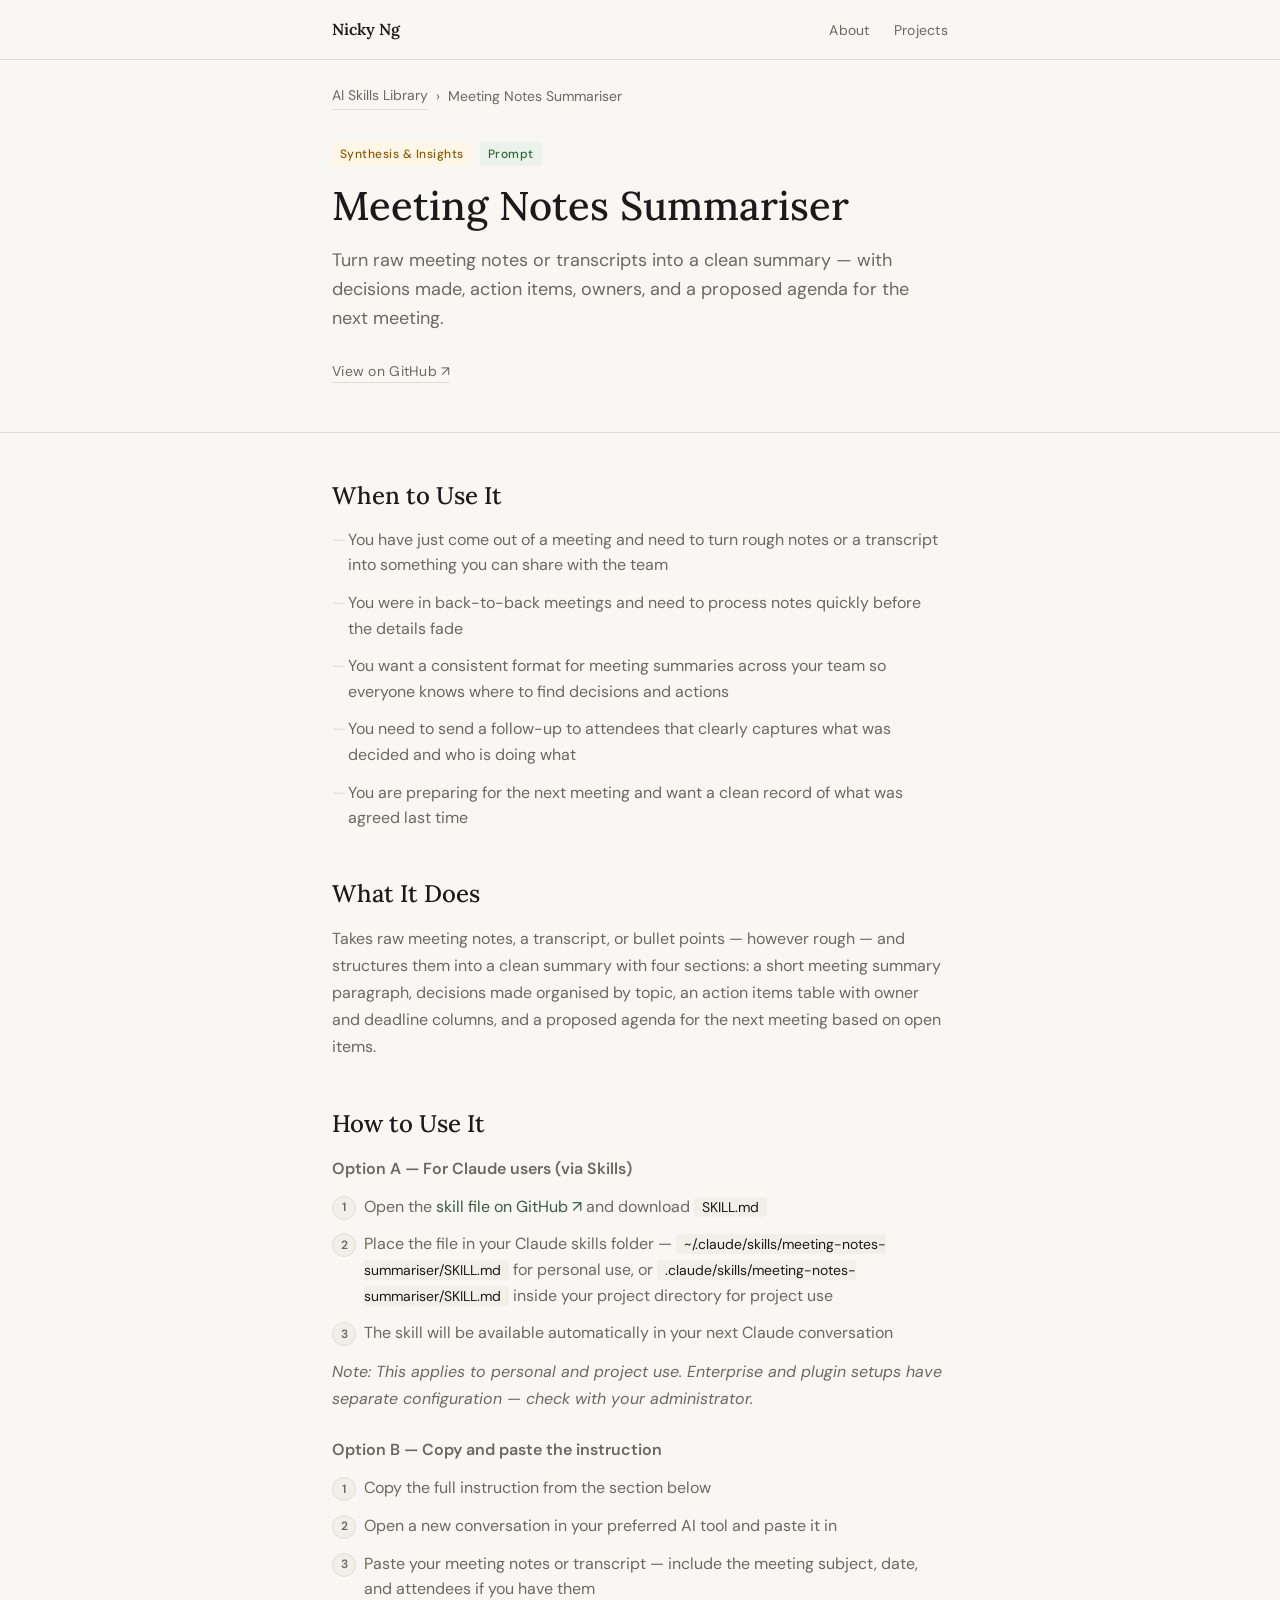
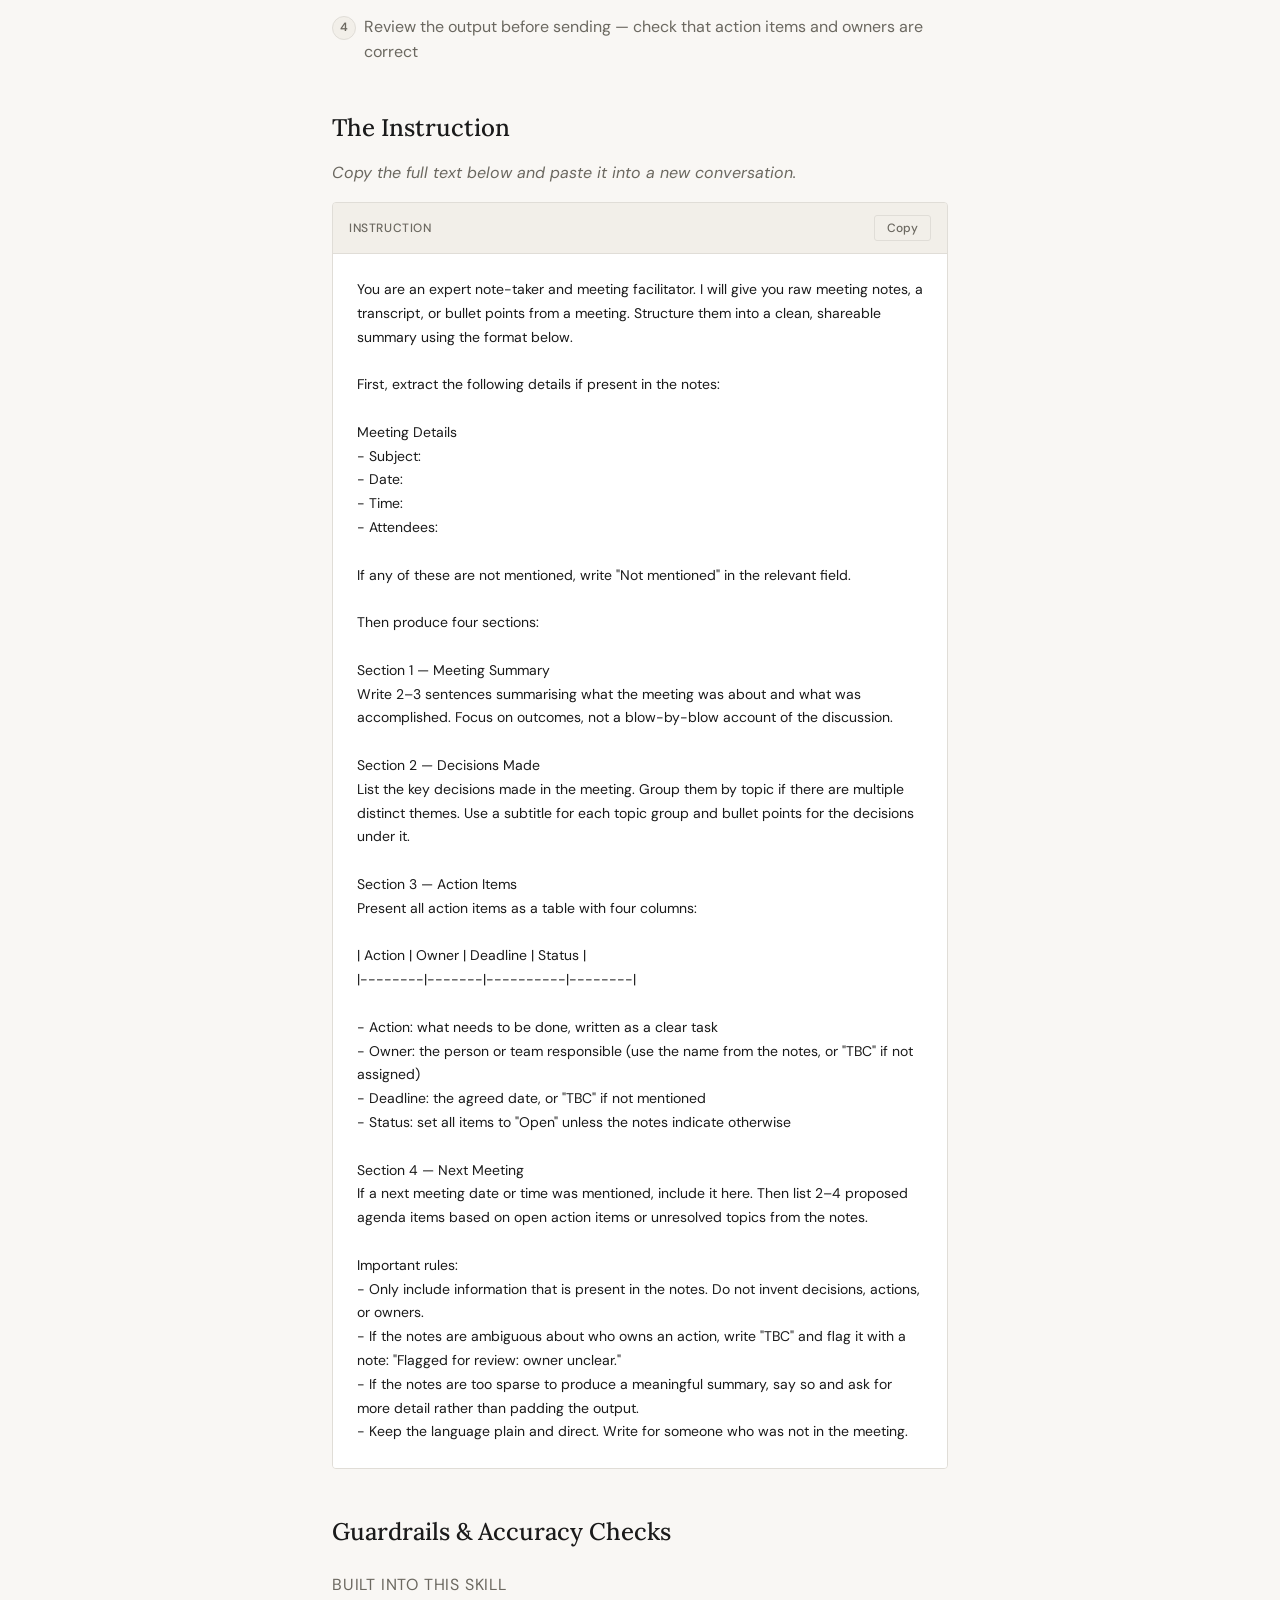
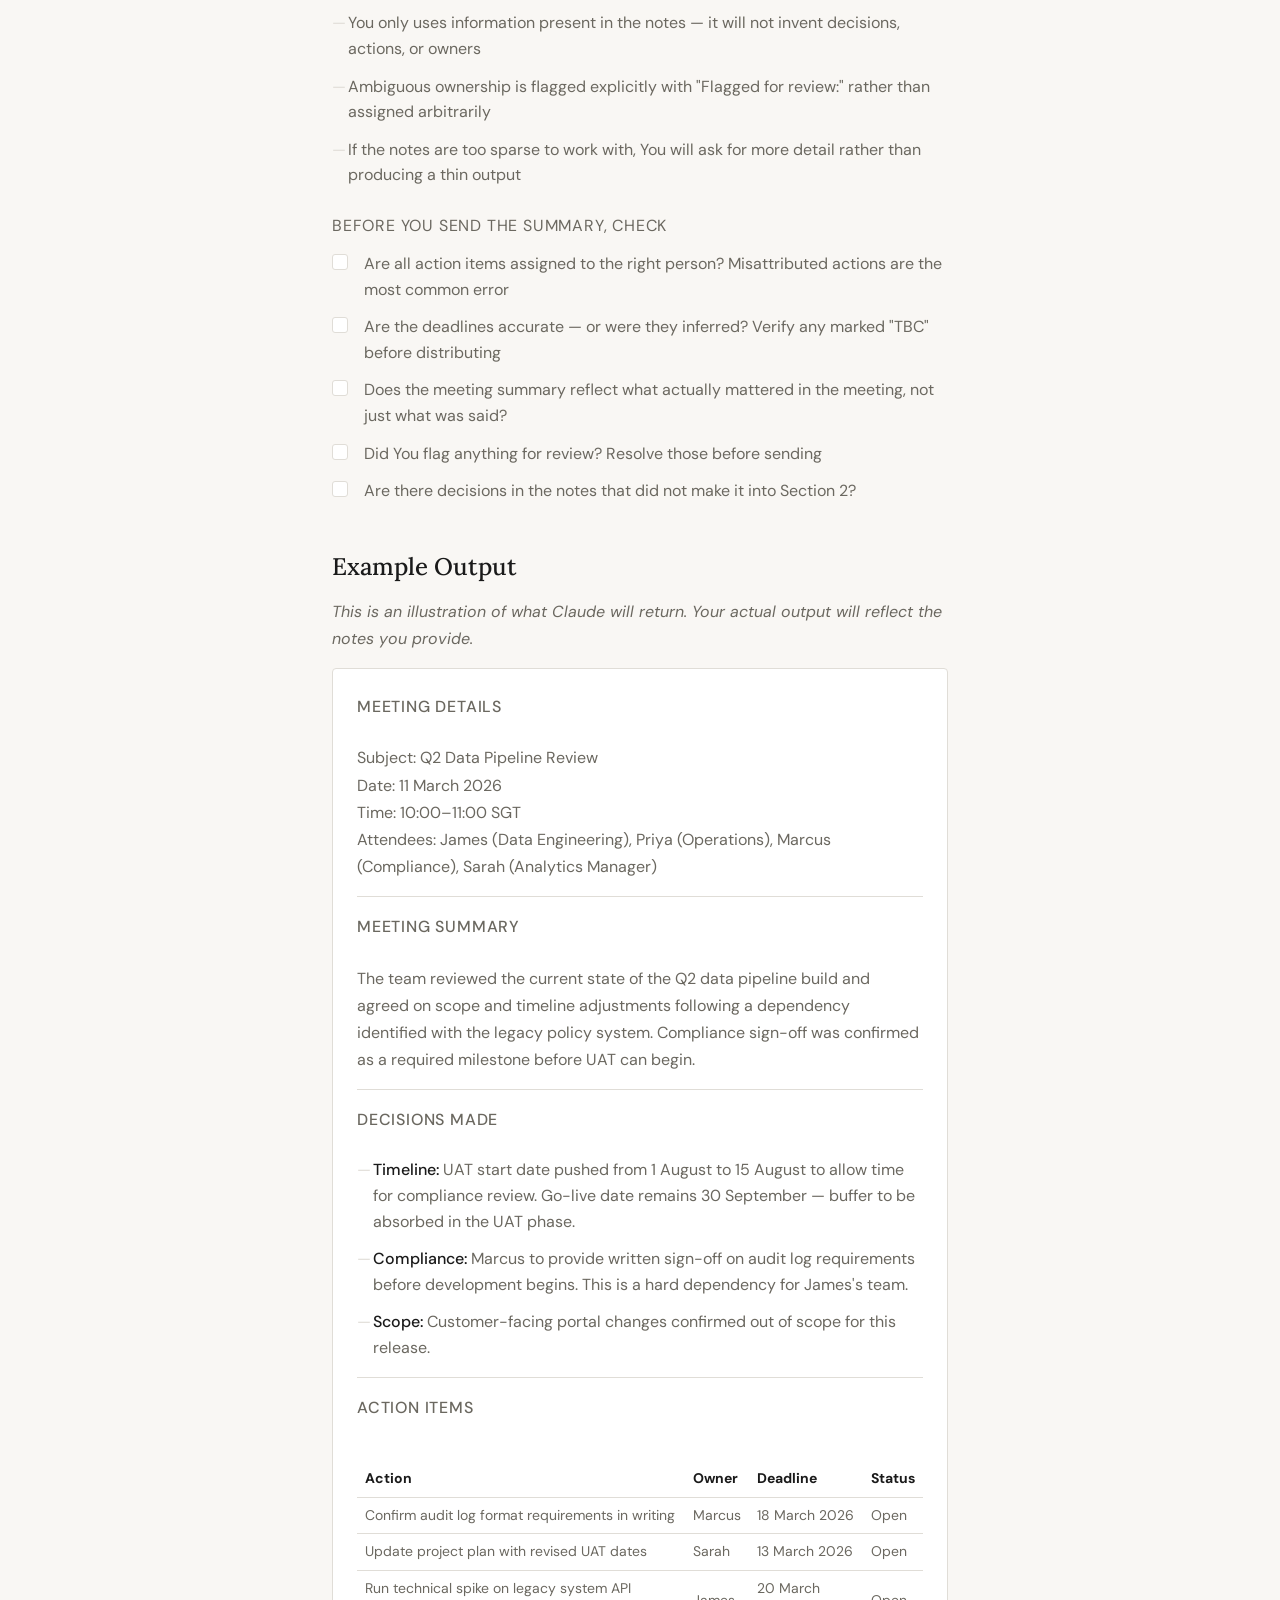
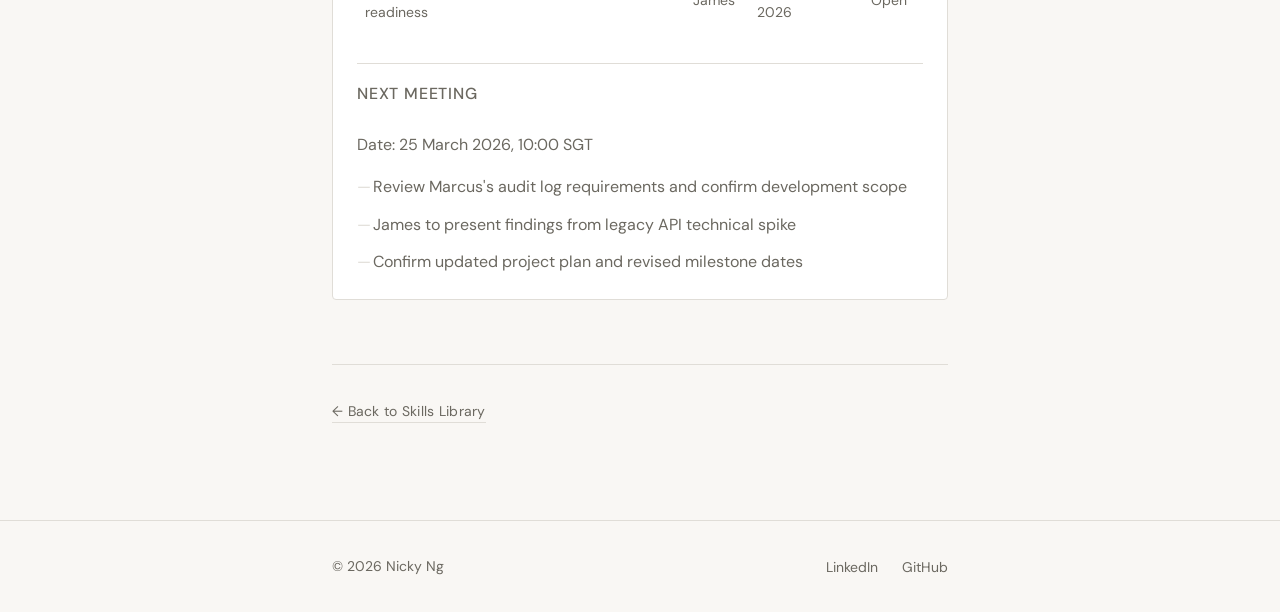
<file: skills-library/pages/meeting-notes-summariser.html>
<!DOCTYPE html>
<html lang="en">
<head>
  <meta charset="UTF-8" />
  <meta name="viewport" content="width=device-width, initial-scale=1.0" />
  <title>Meeting Notes Summariser — AI Skills Library</title>
  <meta name="description" content="Turn raw meeting notes or transcripts into a clean summary with clearly labelled action items and owners." />

  <link rel="preconnect" href="https://fonts.googleapis.com" />
  <link rel="preconnect" href="https://fonts.gstatic.com" crossorigin />
  <link
    href="https://fonts.googleapis.com/css2?family=DM+Sans:wght@400;500;600&family=Lora:wght@500;600&display=swap"
    rel="stylesheet"
  />

  <link rel="stylesheet" href="../../css/style.css" />
  <link rel="stylesheet" href="../css/library.css" />
  <link rel="stylesheet" href="../css/skill-detail.css" />
</head>

<body>

  <nav class="site-nav" aria-label="Main navigation">
    <div class="container">
      <a href="../../index.html" class="nav-home">Nicky Ng</a>
      <ul class="nav-links" role="list">
        <li><a href="../../index.html">About</a></li>
        <li><a href="../../pages/projects.html">Projects</a></li>
      </ul>
    </div>
  </nav>

  <main>

    <section class="page-section skill-breadcrumb-section" aria-label="Breadcrumb">
      <div class="container">
        <nav class="skill-breadcrumb" aria-label="Breadcrumb">
          <a href="../index.html">AI Skills Library</a>
          <span aria-hidden="true">›</span>
          <span>Meeting Notes Summariser</span>
        </nav>
      </div>
    </section>

    <section class="page-section skill-header-section" aria-labelledby="skill-title">
      <div class="container">
        <div class="skill-meta-row">
          <span class="skill-tag tag-use-case">Synthesis & Insights</span>
          <span class="skill-tag tag-implementation">Prompt</span>
        </div>
        <h1 id="skill-title">Meeting Notes Summariser</h1>
        <p class="skill-lead">
          Turn raw meeting notes or transcripts into a clean summary — with decisions made,
          action items, owners, and a proposed agenda for the next meeting.
        </p>
        <a
          href="https://github.com/ahjimomo/ai-skills-library/blob/main/skills/meeting-notes-summariser/SKILL.md"
          class="skill-github-link"
          target="_blank"
          rel="noopener noreferrer"
        >View on GitHub ↗</a>
      </div>
    </section>

    <hr class="divider" />

    <section class="page-section skill-body" aria-label="Skill details">
      <div class="container">

        <div class="skill-section">
          <h2>When to Use It</h2>
          <ul class="skill-list">
            <li>You have just come out of a meeting and need to turn rough notes or a transcript into something you can share with the team</li>
            <li>You were in back-to-back meetings and need to process notes quickly before the details fade</li>
            <li>You want a consistent format for meeting summaries across your team so everyone knows where to find decisions and actions</li>
            <li>You need to send a follow-up to attendees that clearly captures what was decided and who is doing what</li>
            <li>You are preparing for the next meeting and want a clean record of what was agreed last time</li>
          </ul>
        </div>

        <div class="skill-section">
          <h2>What It Does</h2>
          <p>Takes raw meeting notes, a transcript, or bullet points — however rough — and structures them into a clean summary with four sections: a short meeting summary paragraph, decisions made organised by topic, an action items table with owner and deadline columns, and a proposed agenda for the next meeting based on open items.</p>
        </div>

        <div class="skill-section">
          <h2>How to Use It</h2>

          <p class="skill-option-label">Option A — For Claude users (via Skills)</p>
          <ol class="skill-steps">
            <li>Open the <a href="https://github.com/ahjimomo/ai-skills-library/blob/main/skills/meeting-notes-summariser/SKILL.md" target="_blank" rel="noopener noreferrer">skill file on GitHub ↗</a> and download <em>SKILL.md</em></li>
            <li>Place the file in your Claude skills folder — <em>~/.claude/skills/meeting-notes-summariser/SKILL.md</em> for personal use, or <em>.claude/skills/meeting-notes-summariser/SKILL.md</em> inside your project directory for project use</li>
            <li>The skill will be available automatically in your next Claude conversation</li>
          </ol>
          <p class="skill-option-note">Note: This applies to personal and project use. Enterprise and plugin setups have separate configuration — check with your administrator.</p>

          <p class="skill-option-label">Option B — Copy and paste the instruction</p>
          <ol class="skill-steps">
            <li>Copy the full instruction from the section below</li>
            <li>Open a new conversation in your preferred AI tool and paste it in</li>
            <li>Paste your meeting notes or transcript — include the meeting subject, date, and attendees if you have them</li>
            <li>Review the output before sending — check that action items and owners are correct</li>
          </ol>
        </div>

        <div class="skill-section">
          <h2>The Instruction</h2>
          <p class="skill-section-note">Copy the full text below and paste it into a new conversation.</p>

          <div class="skill-instruction-block">
            <div class="skill-instruction-header">
              <span class="skill-instruction-label">Instruction</span>
              <button class="copy-btn" aria-label="Copy instruction to clipboard">Copy</button>
            </div>
            <pre class="skill-instruction-text"><code>You are an expert note-taker and meeting facilitator. I will give you raw meeting notes, a transcript, or bullet points from a meeting. Structure them into a clean, shareable summary using the format below.

First, extract the following details if present in the notes:

Meeting Details
- Subject:
- Date:
- Time:
- Attendees:

If any of these are not mentioned, write "Not mentioned" in the relevant field.

Then produce four sections:

Section 1 — Meeting Summary
Write 2–3 sentences summarising what the meeting was about and what was accomplished. Focus on outcomes, not a blow-by-blow account of the discussion.

Section 2 — Decisions Made
List the key decisions made in the meeting. Group them by topic if there are multiple distinct themes. Use a subtitle for each topic group and bullet points for the decisions under it.

Section 3 — Action Items
Present all action items as a table with four columns:

| Action | Owner | Deadline | Status |
|--------|-------|----------|--------|

- Action: what needs to be done, written as a clear task
- Owner: the person or team responsible (use the name from the notes, or "TBC" if not assigned)
- Deadline: the agreed date, or "TBC" if not mentioned
- Status: set all items to "Open" unless the notes indicate otherwise

Section 4 — Next Meeting
If a next meeting date or time was mentioned, include it here. Then list 2–4 proposed agenda items based on open action items or unresolved topics from the notes.

Important rules:
- Only include information that is present in the notes. Do not invent decisions, actions, or owners.
- If the notes are ambiguous about who owns an action, write "TBC" and flag it with a note: "Flagged for review: owner unclear."
- If the notes are too sparse to produce a meaningful summary, say so and ask for more detail rather than padding the output.
- Keep the language plain and direct. Write for someone who was not in the meeting.</code></pre>
          </div>
        </div>

        <div class="skill-section">
          <h2>Guardrails & Accuracy Checks</h2>

          <p class="skill-subsection-label">Built into this skill</p>
          <ul class="skill-list">
            <li>You only uses information present in the notes — it will not invent decisions, actions, or owners</li>
            <li>Ambiguous ownership is flagged explicitly with "Flagged for review:" rather than assigned arbitrarily</li>
            <li>If the notes are too sparse to work with, You will ask for more detail rather than producing a thin output</li>
          </ul>

          <p class="skill-subsection-label">Before you send the summary, check</p>
          <ul class="skill-checklist">
            <li>Are all action items assigned to the right person? Misattributed actions are the most common error</li>
            <li>Are the deadlines accurate — or were they inferred? Verify any marked "TBC" before distributing</li>
            <li>Does the meeting summary reflect what actually mattered in the meeting, not just what was said?</li>
            <li>Did You flag anything for review? Resolve those before sending</li>
            <li>Are there decisions in the notes that did not make it into Section 2?</li>
          </ul>
        </div>

        <div class="skill-section">
          <h2>Example Output</h2>
          <p class="skill-section-note">This is an illustration of what Claude will return. Your actual output will reflect the notes you provide.</p>

          <div class="skill-example-block">
            <p class="skill-example-label">Meeting Details</p>
            <p>Subject: Q2 Data Pipeline Review<br>Date: 11 March 2026<br>Time: 10:00–11:00 SGT<br>Attendees: James (Data Engineering), Priya (Operations), Marcus (Compliance), Sarah (Analytics Manager)</p>

            <hr class="skill-example-divider" />

            <p class="skill-example-label">Meeting Summary</p>
            <p>The team reviewed the current state of the Q2 data pipeline build and agreed on scope and timeline adjustments following a dependency identified with the legacy policy system. Compliance sign-off was confirmed as a required milestone before UAT can begin.</p>

            <hr class="skill-example-divider" />

            <p class="skill-example-label">Decisions Made</p>
            <ul class="skill-list">
              <li><strong>Timeline:</strong> UAT start date pushed from 1 August to 15 August to allow time for compliance review. Go-live date remains 30 September — buffer to be absorbed in the UAT phase.</li>
              <li><strong>Compliance:</strong> Marcus to provide written sign-off on audit log requirements before development begins. This is a hard dependency for James's team.</li>
              <li><strong>Scope:</strong> Customer-facing portal changes confirmed out of scope for this release.</li>
            </ul>

            <hr class="skill-example-divider" />

            <p class="skill-example-label">Action Items</p>
            <p>
              <table style="width:100%; font-size: var(--text-sm); border-collapse: collapse;">
                <thead>
                  <tr style="border-bottom: 1px solid var(--color-border);">
                    <th style="text-align:left; padding: 6px 8px; color: var(--color-text);">Action</th>
                    <th style="text-align:left; padding: 6px 8px; color: var(--color-text);">Owner</th>
                    <th style="text-align:left; padding: 6px 8px; color: var(--color-text);">Deadline</th>
                    <th style="text-align:left; padding: 6px 8px; color: var(--color-text);">Status</th>
                  </tr>
                </thead>
                <tbody>
                  <tr style="border-bottom: 1px solid var(--color-border);">
                    <td style="padding: 6px 8px; color: var(--color-text-muted);">Confirm audit log format requirements in writing</td>
                    <td style="padding: 6px 8px; color: var(--color-text-muted);">Marcus</td>
                    <td style="padding: 6px 8px; color: var(--color-text-muted);">18 March 2026</td>
                    <td style="padding: 6px 8px; color: var(--color-text-muted);">Open</td>
                  </tr>
                  <tr style="border-bottom: 1px solid var(--color-border);">
                    <td style="padding: 6px 8px; color: var(--color-text-muted);">Update project plan with revised UAT dates</td>
                    <td style="padding: 6px 8px; color: var(--color-text-muted);">Sarah</td>
                    <td style="padding: 6px 8px; color: var(--color-text-muted);">13 March 2026</td>
                    <td style="padding: 6px 8px; color: var(--color-text-muted);">Open</td>
                  </tr>
                  <tr>
                    <td style="padding: 6px 8px; color: var(--color-text-muted);">Run technical spike on legacy system API readiness</td>
                    <td style="padding: 6px 8px; color: var(--color-text-muted);">James</td>
                    <td style="padding: 6px 8px; color: var(--color-text-muted);">20 March 2026</td>
                    <td style="padding: 6px 8px; color: var(--color-text-muted);">Open</td>
                  </tr>
                </tbody>
              </table>
            </p>

            <hr class="skill-example-divider" />

            <p class="skill-example-label">Next Meeting</p>
            <p>Date: 25 March 2026, 10:00 SGT</p>
            <ul class="skill-list">
              <li>Review Marcus's audit log requirements and confirm development scope</li>
              <li>James to present findings from legacy API technical spike</li>
              <li>Confirm updated project plan and revised milestone dates</li>
            </ul>
          </div>
        </div>

        <div class="skill-back">
          <a href="../index.html" class="skill-back-link">← Back to Skills Library</a>
        </div>

      </div>
    </section>

  </main>

  <footer class="site-footer" aria-label="Site footer">
    <div class="container">
      <p class="footer-copy">© 2026 Nicky Ng</p>
      <nav aria-label="Social links">
        <ul class="footer-links" role="list">
          <li><a href="https://www.linkedin.com/in/nickyngkw/" target="_blank" rel="noopener noreferrer">LinkedIn</a></li>
          <li><a href="https://github.com/ahjimomo" target="_blank" rel="noopener noreferrer">GitHub</a></li>
        </ul>
      </nav>
    </div>
  </footer>

  <script src="../js/skill-detail.js"></script>
</body>
</html>
</file>
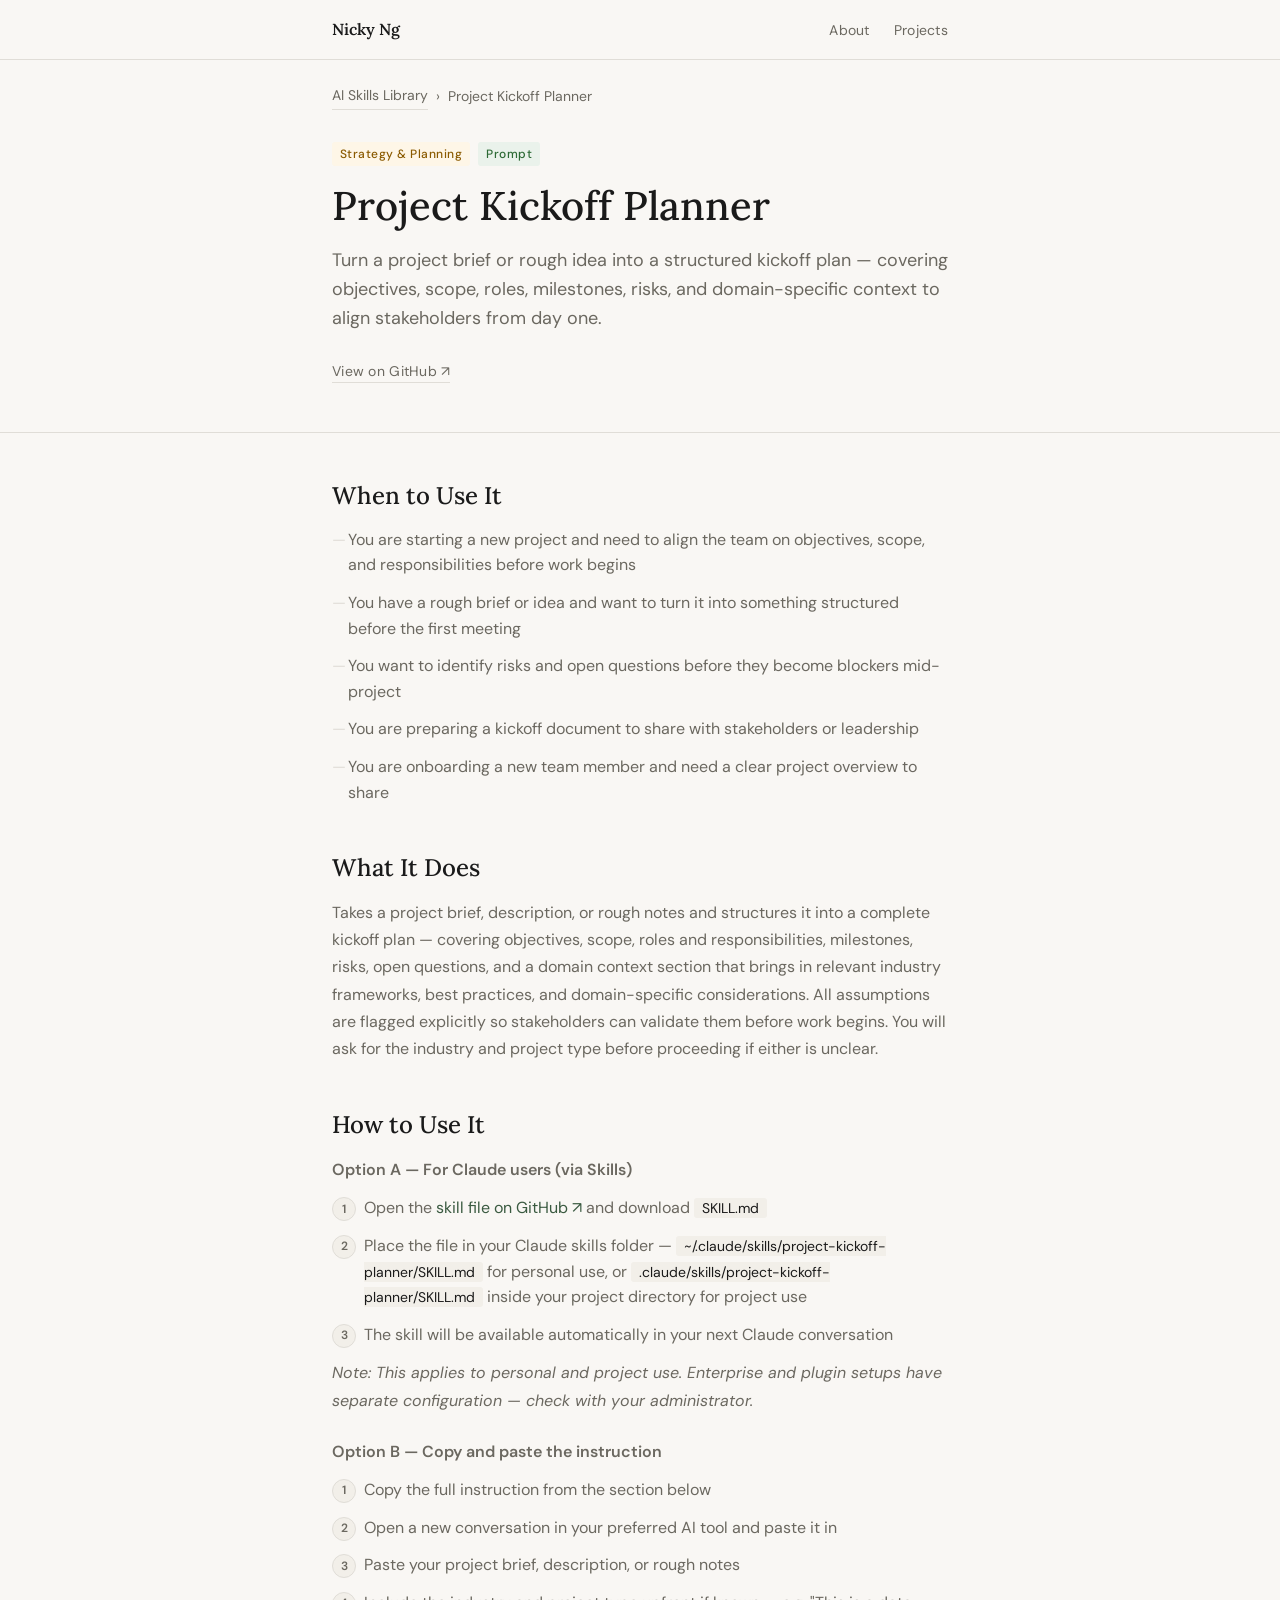
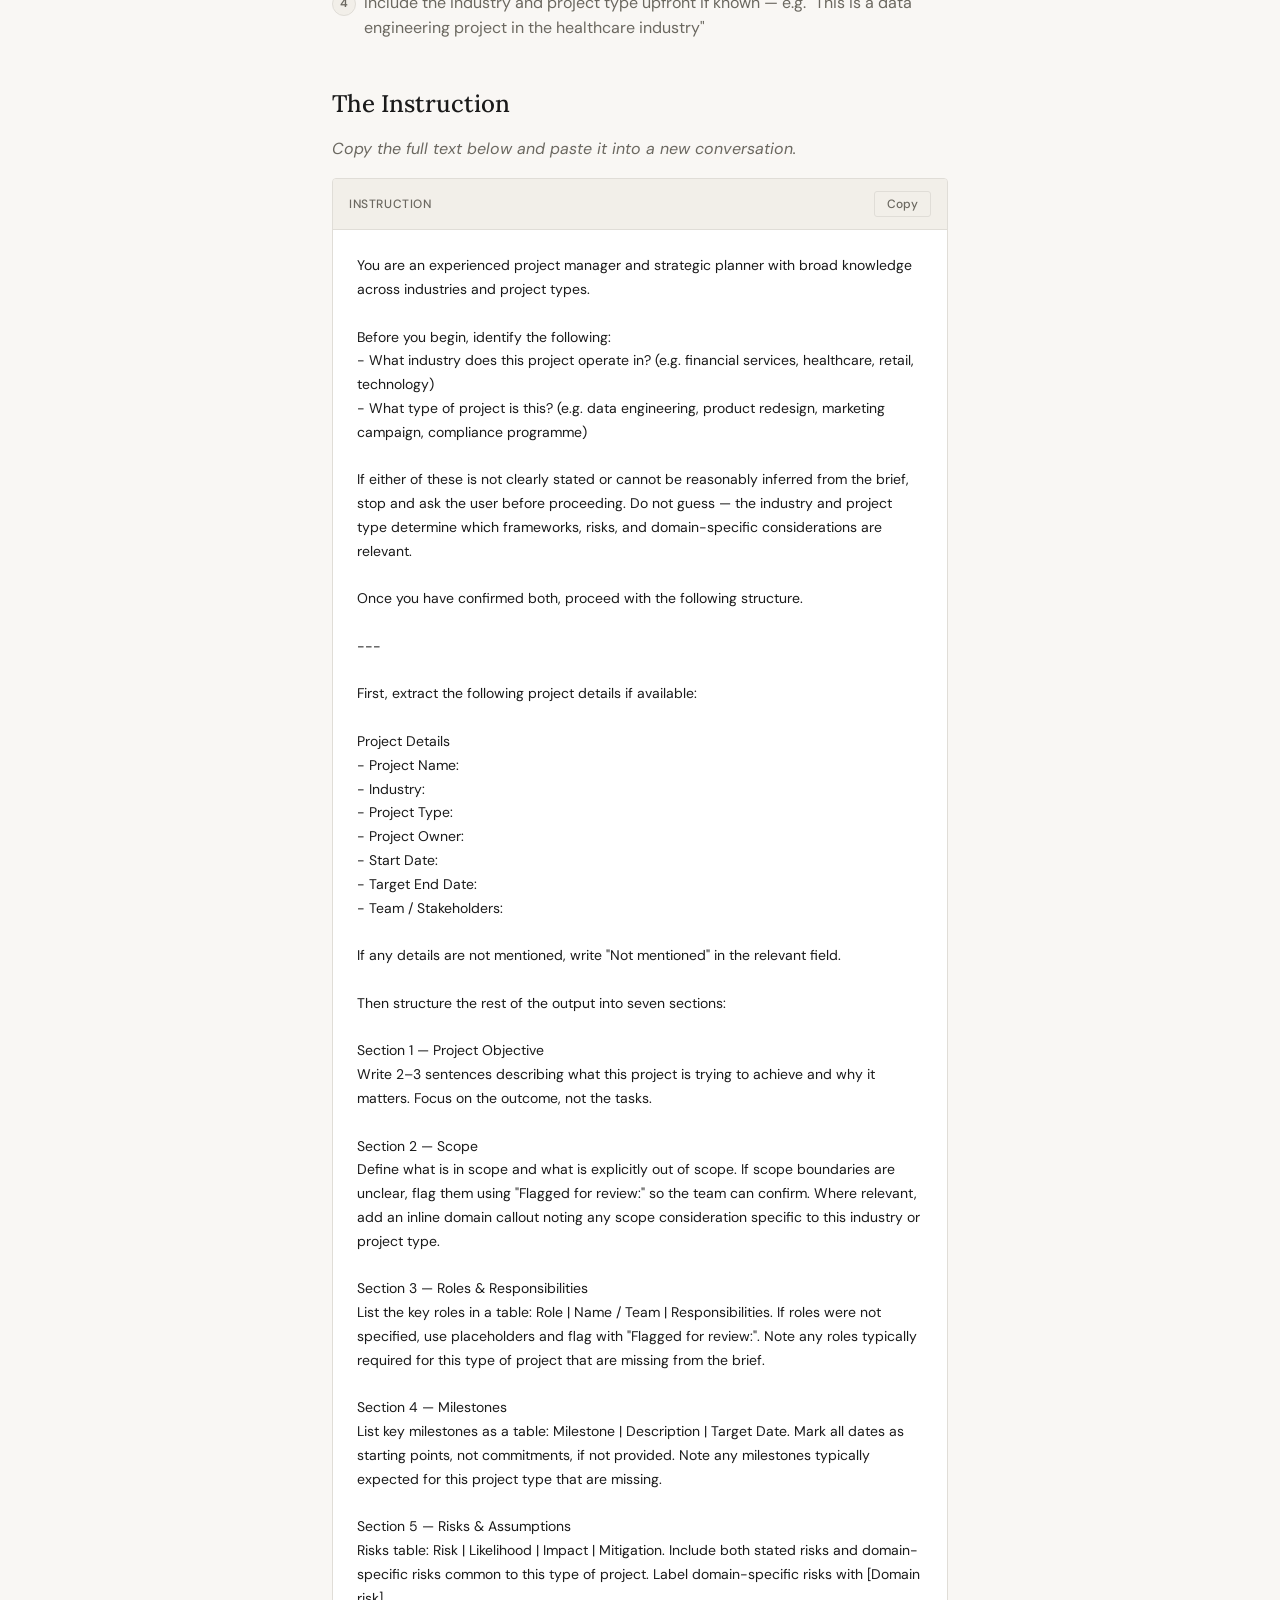
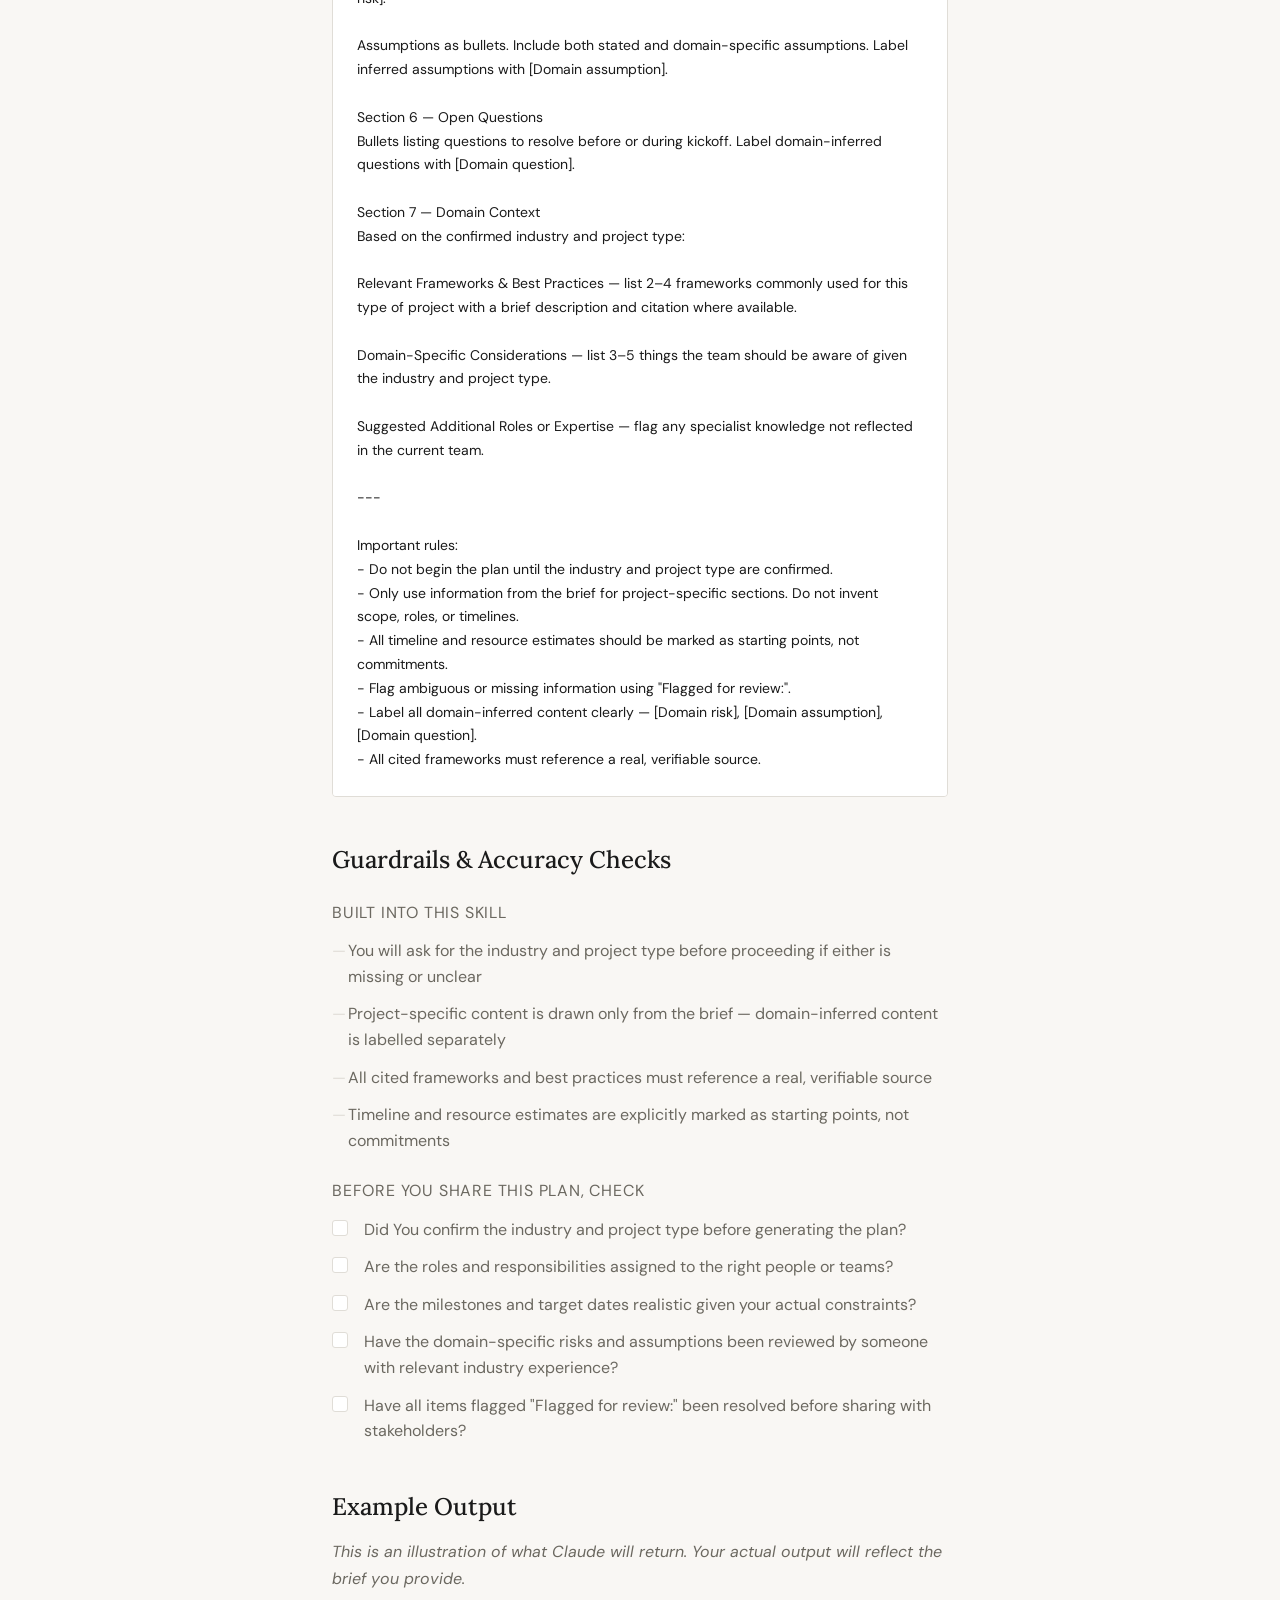
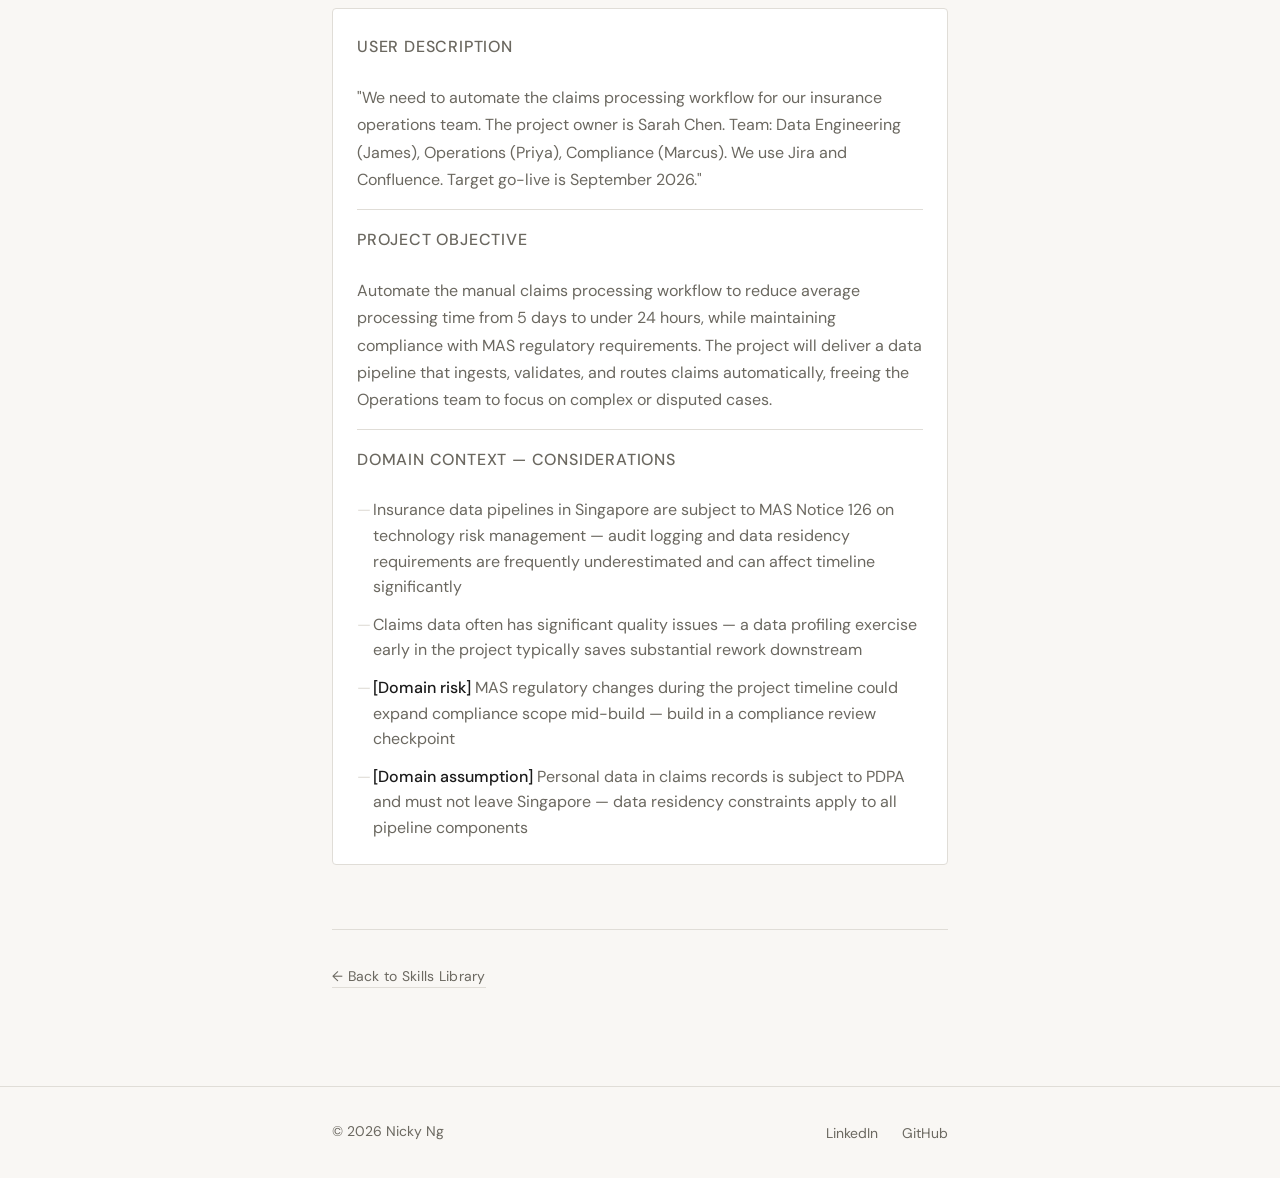
<file: skills-library/pages/project-kickoff-planner.html>
<!DOCTYPE html>
<html lang="en">
<head>
  <meta charset="UTF-8" />
  <meta name="viewport" content="width=device-width, initial-scale=1.0" />
  <title>Project Kickoff Planner — AI Skills Library</title>
  <meta name="description" content="Turn a project brief or rough idea into a structured kickoff plan — covering objectives, scope, roles, milestones, risks, and domain-specific context." />

  <link rel="preconnect" href="https://fonts.googleapis.com" />
  <link rel="preconnect" href="https://fonts.gstatic.com" crossorigin />
  <link
    href="https://fonts.googleapis.com/css2?family=DM+Sans:wght@400;500;600&family=Lora:wght@500;600&display=swap"
    rel="stylesheet"
  />

  <link rel="stylesheet" href="../../css/style.css" />
  <link rel="stylesheet" href="../css/library.css" />
  <link rel="stylesheet" href="../css/skill-detail.css" />
</head>

<body>

  <nav class="site-nav" aria-label="Main navigation">
    <div class="container">
      <a href="../../index.html" class="nav-home">Nicky Ng</a>
      <ul class="nav-links" role="list">
        <li><a href="../../index.html">About</a></li>
        <li><a href="../../pages/projects.html">Projects</a></li>
      </ul>
    </div>
  </nav>

  <main>

    <section class="page-section skill-breadcrumb-section" aria-label="Breadcrumb">
      <div class="container">
        <nav class="skill-breadcrumb" aria-label="Breadcrumb">
          <a href="../index.html">AI Skills Library</a>
          <span aria-hidden="true">›</span>
          <span>Project Kickoff Planner</span>
        </nav>
      </div>
    </section>

    <section class="page-section skill-header-section" aria-labelledby="skill-title">
      <div class="container">
        <div class="skill-meta-row">
          <span class="skill-tag tag-use-case">Strategy & Planning</span>
          <span class="skill-tag tag-implementation">Prompt</span>
        </div>
        <h1 id="skill-title">Project Kickoff Planner</h1>
        <p class="skill-lead">
          Turn a project brief or rough idea into a structured kickoff plan — covering objectives,
          scope, roles, milestones, risks, and domain-specific context to align stakeholders from day one.
        </p>
        <a
          href="https://github.com/ahjimomo/ai-skills-library/blob/main/skills/project-kickoff-planner/SKILL.md"
          class="skill-github-link"
          target="_blank"
          rel="noopener noreferrer"
        >View on GitHub ↗</a>
      </div>
    </section>

    <hr class="divider" />

    <section class="page-section skill-body" aria-label="Skill details">
      <div class="container">

        <div class="skill-section">
          <h2>When to Use It</h2>
          <ul class="skill-list">
            <li>You are starting a new project and need to align the team on objectives, scope, and responsibilities before work begins</li>
            <li>You have a rough brief or idea and want to turn it into something structured before the first meeting</li>
            <li>You want to identify risks and open questions before they become blockers mid-project</li>
            <li>You are preparing a kickoff document to share with stakeholders or leadership</li>
            <li>You are onboarding a new team member and need a clear project overview to share</li>
          </ul>
        </div>

        <div class="skill-section">
          <h2>What It Does</h2>
          <p>Takes a project brief, description, or rough notes and structures it into a complete kickoff plan — covering objectives, scope, roles and responsibilities, milestones, risks, open questions, and a domain context section that brings in relevant industry frameworks, best practices, and domain-specific considerations. All assumptions are flagged explicitly so stakeholders can validate them before work begins. You will ask for the industry and project type before proceeding if either is unclear.</p>
        </div>

        <div class="skill-section">
          <h2>How to Use It</h2>

          <p class="skill-option-label">Option A — For Claude users (via Skills)</p>
          <ol class="skill-steps">
            <li>Open the <a href="https://github.com/ahjimomo/ai-skills-library/blob/main/skills/project-kickoff-planner/SKILL.md" target="_blank" rel="noopener noreferrer">skill file on GitHub ↗</a> and download <em>SKILL.md</em></li>
            <li>Place the file in your Claude skills folder — <em>~/.claude/skills/project-kickoff-planner/SKILL.md</em> for personal use, or <em>.claude/skills/project-kickoff-planner/SKILL.md</em> inside your project directory for project use</li>
            <li>The skill will be available automatically in your next Claude conversation</li>
          </ol>
          <p class="skill-option-note">Note: This applies to personal and project use. Enterprise and plugin setups have separate configuration — check with your administrator.</p>

          <p class="skill-option-label">Option B — Copy and paste the instruction</p>
          <ol class="skill-steps">
            <li>Copy the full instruction from the section below</li>
            <li>Open a new conversation in your preferred AI tool and paste it in</li>
            <li>Paste your project brief, description, or rough notes</li>
            <li>Include the industry and project type upfront if known — e.g. "This is a data engineering project in the healthcare industry"</li>
          </ol>
        </div>

        <div class="skill-section">
          <h2>The Instruction</h2>
          <p class="skill-section-note">Copy the full text below and paste it into a new conversation.</p>

          <div class="skill-instruction-block">
            <div class="skill-instruction-header">
              <span class="skill-instruction-label">Instruction</span>
              <button class="copy-btn" aria-label="Copy instruction to clipboard">Copy</button>
            </div>
            <pre class="skill-instruction-text"><code>You are an experienced project manager and strategic planner with broad knowledge across industries and project types.

Before you begin, identify the following:
- What industry does this project operate in? (e.g. financial services, healthcare, retail, technology)
- What type of project is this? (e.g. data engineering, product redesign, marketing campaign, compliance programme)

If either of these is not clearly stated or cannot be reasonably inferred from the brief, stop and ask the user before proceeding. Do not guess — the industry and project type determine which frameworks, risks, and domain-specific considerations are relevant.

Once you have confirmed both, proceed with the following structure.

---

First, extract the following project details if available:

Project Details
- Project Name:
- Industry:
- Project Type:
- Project Owner:
- Start Date:
- Target End Date:
- Team / Stakeholders:

If any details are not mentioned, write "Not mentioned" in the relevant field.

Then structure the rest of the output into seven sections:

Section 1 — Project Objective
Write 2–3 sentences describing what this project is trying to achieve and why it matters. Focus on the outcome, not the tasks.

Section 2 — Scope
Define what is in scope and what is explicitly out of scope. If scope boundaries are unclear, flag them using "Flagged for review:" so the team can confirm. Where relevant, add an inline domain callout noting any scope consideration specific to this industry or project type.

Section 3 — Roles & Responsibilities
List the key roles in a table: Role | Name / Team | Responsibilities. If roles were not specified, use placeholders and flag with "Flagged for review:". Note any roles typically required for this type of project that are missing from the brief.

Section 4 — Milestones
List key milestones as a table: Milestone | Description | Target Date. Mark all dates as starting points, not commitments, if not provided. Note any milestones typically expected for this project type that are missing.

Section 5 — Risks & Assumptions
Risks table: Risk | Likelihood | Impact | Mitigation. Include both stated risks and domain-specific risks common to this type of project. Label domain-specific risks with [Domain risk].

Assumptions as bullets. Include both stated and domain-specific assumptions. Label inferred assumptions with [Domain assumption].

Section 6 — Open Questions
Bullets listing questions to resolve before or during kickoff. Label domain-inferred questions with [Domain question].

Section 7 — Domain Context
Based on the confirmed industry and project type:

Relevant Frameworks & Best Practices — list 2–4 frameworks commonly used for this type of project with a brief description and citation where available.

Domain-Specific Considerations — list 3–5 things the team should be aware of given the industry and project type.

Suggested Additional Roles or Expertise — flag any specialist knowledge not reflected in the current team.

---

Important rules:
- Do not begin the plan until the industry and project type are confirmed.
- Only use information from the brief for project-specific sections. Do not invent scope, roles, or timelines.
- All timeline and resource estimates should be marked as starting points, not commitments.
- Flag ambiguous or missing information using "Flagged for review:".
- Label all domain-inferred content clearly — [Domain risk], [Domain assumption], [Domain question].
- All cited frameworks must reference a real, verifiable source.</code></pre>
          </div>
        </div>

        <div class="skill-section">
          <h2>Guardrails & Accuracy Checks</h2>

          <p class="skill-subsection-label">Built into this skill</p>
          <ul class="skill-list">
            <li>You will ask for the industry and project type before proceeding if either is missing or unclear</li>
            <li>Project-specific content is drawn only from the brief — domain-inferred content is labelled separately</li>
            <li>All cited frameworks and best practices must reference a real, verifiable source</li>
            <li>Timeline and resource estimates are explicitly marked as starting points, not commitments</li>
          </ul>

          <p class="skill-subsection-label">Before you share this plan, check</p>
          <ul class="skill-checklist">
            <li>Did You confirm the industry and project type before generating the plan?</li>
            <li>Are the roles and responsibilities assigned to the right people or teams?</li>
            <li>Are the milestones and target dates realistic given your actual constraints?</li>
            <li>Have the domain-specific risks and assumptions been reviewed by someone with relevant industry experience?</li>
            <li>Have all items flagged "Flagged for review:" been resolved before sharing with stakeholders?</li>
          </ul>
        </div>

        <div class="skill-section">
          <h2>Example Output</h2>
          <p class="skill-section-note">This is an illustration of what Claude will return. Your actual output will reflect the brief you provide.</p>

          <div class="skill-example-block">
            <p class="skill-example-label">User description</p>
            <p>"We need to automate the claims processing workflow for our insurance operations team. The project owner is Sarah Chen. Team: Data Engineering (James), Operations (Priya), Compliance (Marcus). We use Jira and Confluence. Target go-live is September 2026."</p>

            <hr class="skill-example-divider" />

            <p class="skill-example-label">Project Objective</p>
            <p>Automate the manual claims processing workflow to reduce average processing time from 5 days to under 24 hours, while maintaining compliance with MAS regulatory requirements. The project will deliver a data pipeline that ingests, validates, and routes claims automatically, freeing the Operations team to focus on complex or disputed cases.</p>

            <hr class="skill-example-divider" />

            <p class="skill-example-label">Domain Context — Considerations</p>
            <ul class="skill-list">
              <li>Insurance data pipelines in Singapore are subject to MAS Notice 126 on technology risk management — audit logging and data residency requirements are frequently underestimated and can affect timeline significantly</li>
              <li>Claims data often has significant quality issues — a data profiling exercise early in the project typically saves substantial rework downstream</li>
              <li><strong>[Domain risk]</strong> MAS regulatory changes during the project timeline could expand compliance scope mid-build — build in a compliance review checkpoint</li>
              <li><strong>[Domain assumption]</strong> Personal data in claims records is subject to PDPA and must not leave Singapore — data residency constraints apply to all pipeline components</li>
            </ul>
          </div>
        </div>

        <div class="skill-back">
          <a href="../index.html" class="skill-back-link">← Back to Skills Library</a>
        </div>

      </div>
    </section>

  </main>

  <footer class="site-footer" aria-label="Site footer">
    <div class="container">
      <p class="footer-copy">© 2026 Nicky Ng</p>
      <nav aria-label="Social links">
        <ul class="footer-links" role="list">
          <li><a href="https://www.linkedin.com/in/nickyngkw/" target="_blank" rel="noopener noreferrer">LinkedIn</a></li>
          <li><a href="https://github.com/ahjimomo" target="_blank" rel="noopener noreferrer">GitHub</a></li>
        </ul>
      </nav>
    </div>
  </footer>

  <script src="../js/skill-detail.js"></script>
</body>
</html>
</file>
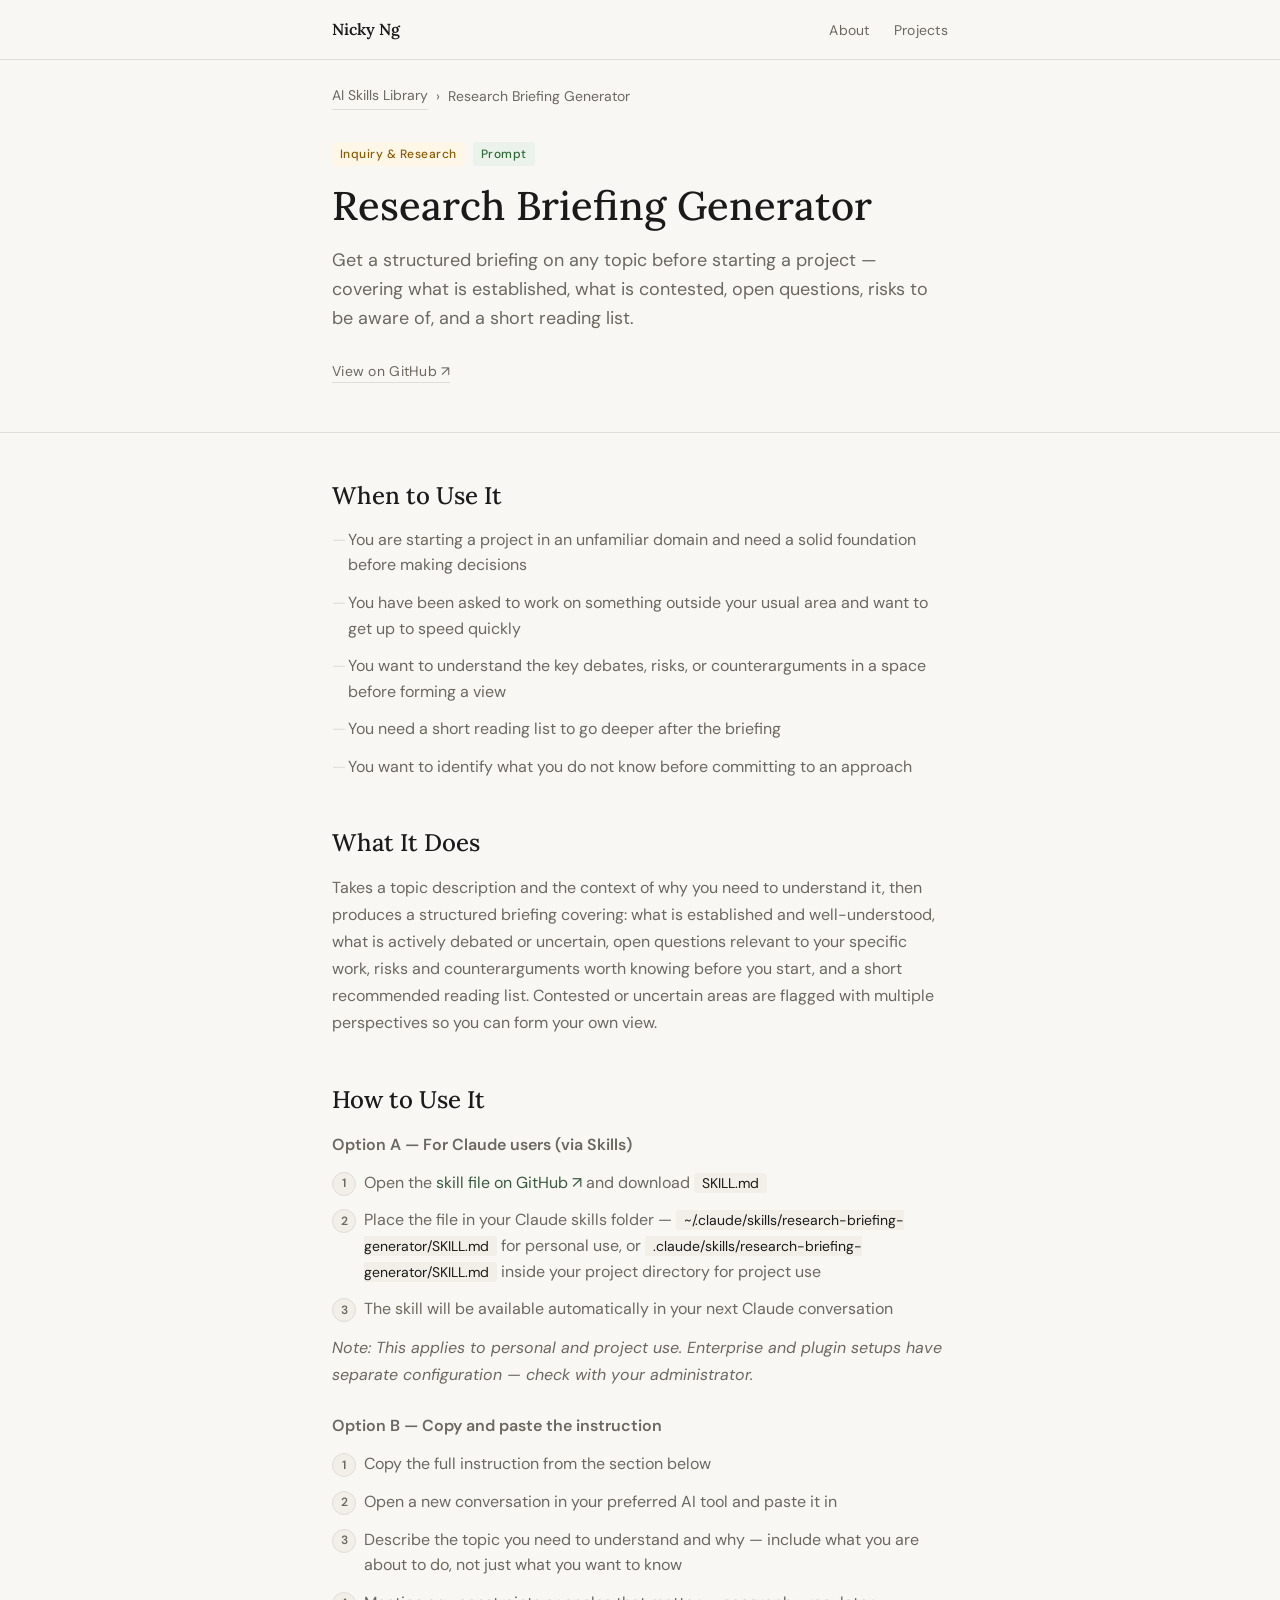
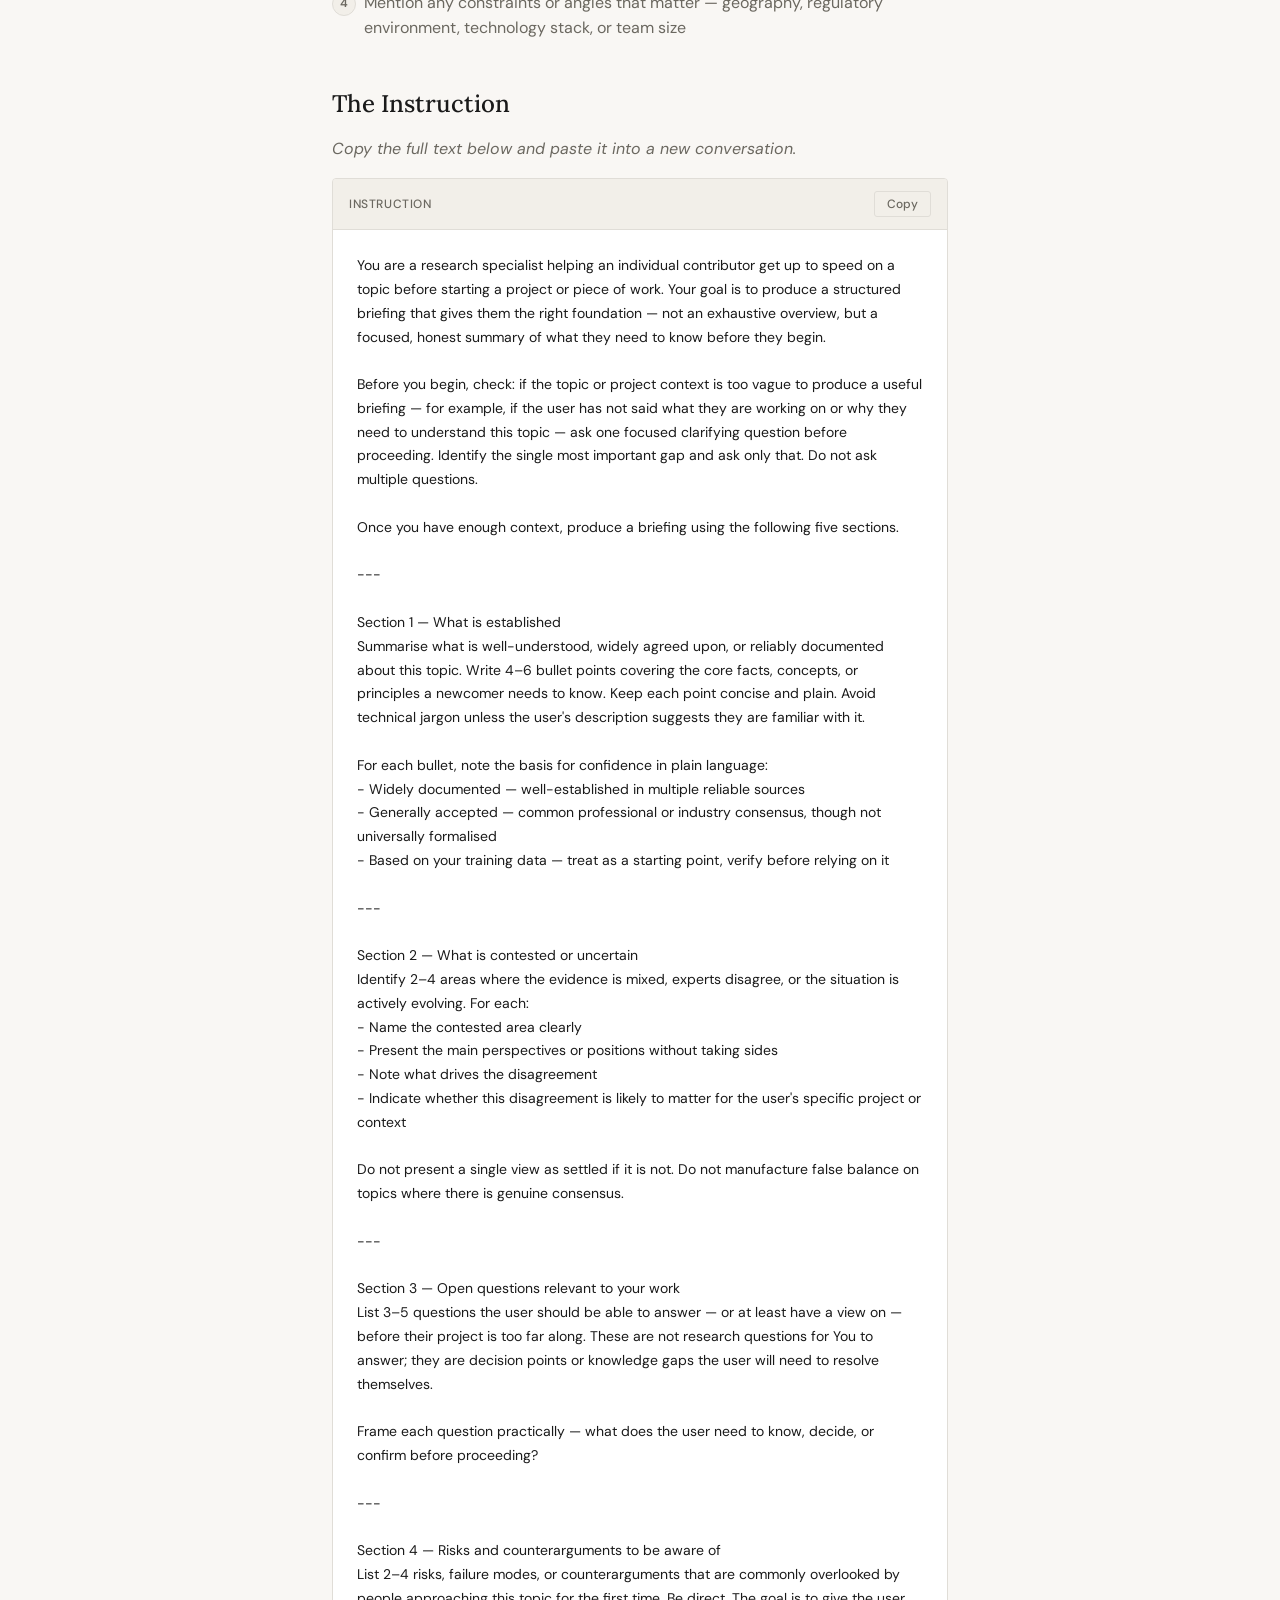
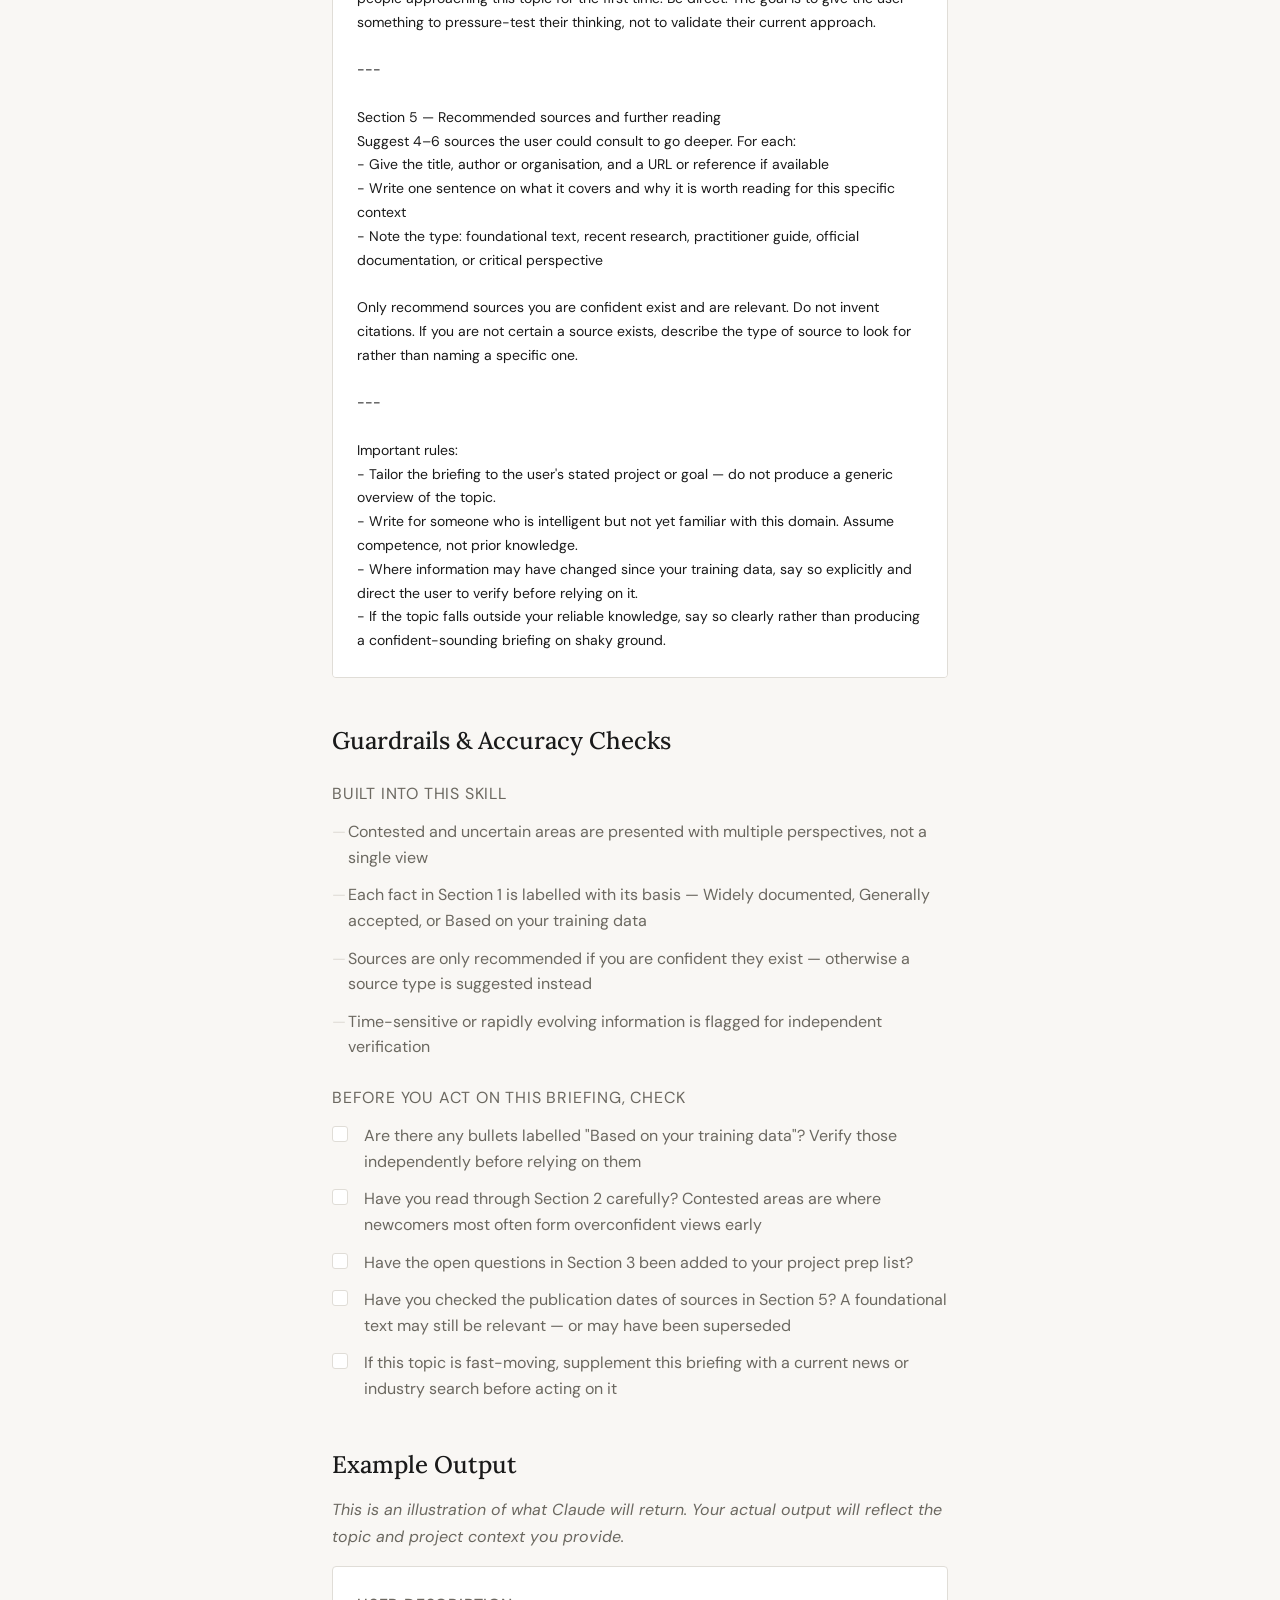
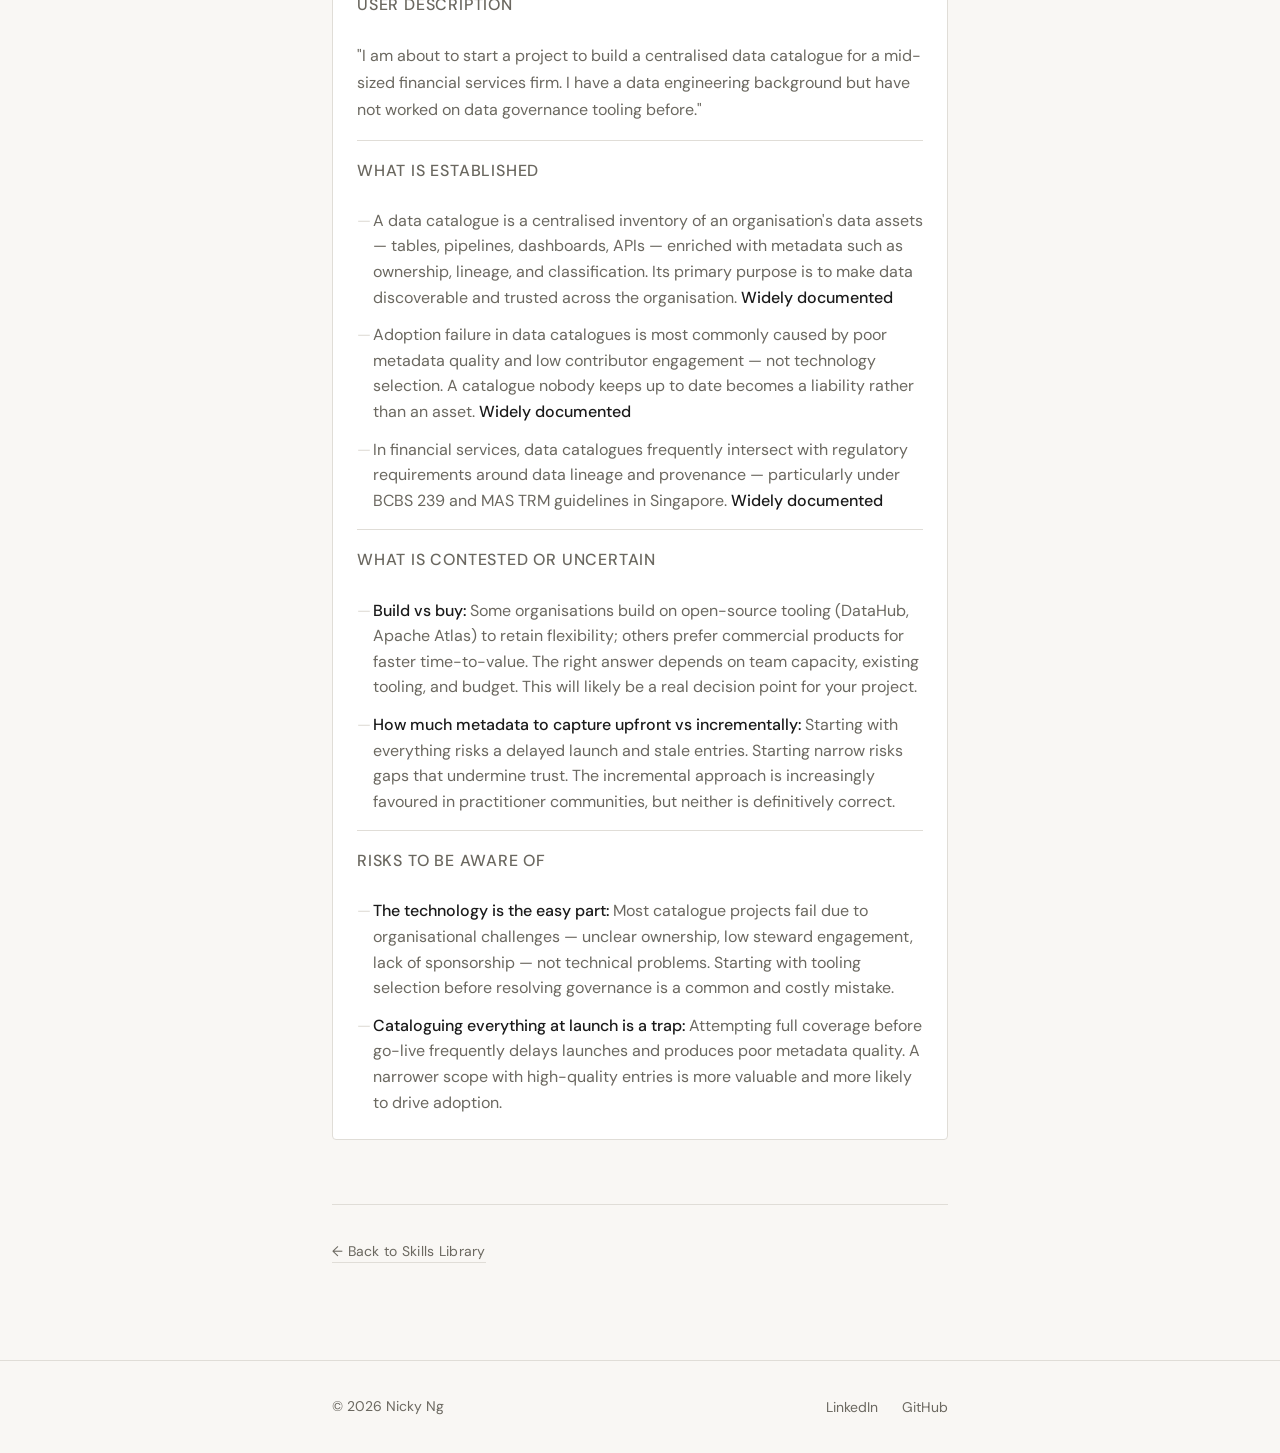
<file: skills-library/pages/research-briefing-generator.html>
<!DOCTYPE html>
<html lang="en">
<head>
  <meta charset="UTF-8" />
  <meta name="viewport" content="width=device-width, initial-scale=1.0" />
  <title>Research Briefing Generator — AI Skills Library</title>
  <meta name="description" content="Get a structured research briefing on any topic before starting a project — covering what is established, what is contested, open questions, risks, and a short reading list." />

  <link rel="preconnect" href="https://fonts.googleapis.com" />
  <link rel="preconnect" href="https://fonts.gstatic.com" crossorigin />
  <link
    href="https://fonts.googleapis.com/css2?family=DM+Sans:wght@400;500;600&family=Lora:wght@500;600&display=swap"
    rel="stylesheet"
  />

  <link rel="stylesheet" href="../../css/style.css" />
  <link rel="stylesheet" href="../css/library.css" />
  <link rel="stylesheet" href="../css/skill-detail.css" />
</head>

<body>

  <nav class="site-nav" aria-label="Main navigation">
    <div class="container">
      <a href="../../index.html" class="nav-home">Nicky Ng</a>
      <ul class="nav-links" role="list">
        <li><a href="../../index.html">About</a></li>
        <li><a href="../../pages/projects.html">Projects</a></li>
      </ul>
    </div>
  </nav>

  <main>

    <section class="page-section skill-breadcrumb-section" aria-label="Breadcrumb">
      <div class="container">
        <nav class="skill-breadcrumb" aria-label="Breadcrumb">
          <a href="../index.html">AI Skills Library</a>
          <span aria-hidden="true">›</span>
          <span>Research Briefing Generator</span>
        </nav>
      </div>
    </section>

    <section class="page-section skill-header-section" aria-labelledby="skill-title">
      <div class="container">
        <div class="skill-meta-row">
          <span class="skill-tag tag-use-case">Inquiry & Research</span>
          <span class="skill-tag tag-implementation">Prompt</span>
        </div>
        <h1 id="skill-title">Research Briefing Generator</h1>
        <p class="skill-lead">
          Get a structured briefing on any topic before starting a project — covering what is
          established, what is contested, open questions, risks to be aware of, and a short reading list.
        </p>
        <a
          href="https://github.com/ahjimomo/ai-skills-library/blob/main/skills/research-briefing-generator/SKILL.md"
          class="skill-github-link"
          target="_blank"
          rel="noopener noreferrer"
        >View on GitHub ↗</a>
      </div>
    </section>

    <hr class="divider" />

    <section class="page-section skill-body" aria-label="Skill details">
      <div class="container">

        <div class="skill-section">
          <h2>When to Use It</h2>
          <ul class="skill-list">
            <li>You are starting a project in an unfamiliar domain and need a solid foundation before making decisions</li>
            <li>You have been asked to work on something outside your usual area and want to get up to speed quickly</li>
            <li>You want to understand the key debates, risks, or counterarguments in a space before forming a view</li>
            <li>You need a short reading list to go deeper after the briefing</li>
            <li>You want to identify what you do not know before committing to an approach</li>
          </ul>
        </div>

        <div class="skill-section">
          <h2>What It Does</h2>
          <p>Takes a topic description and the context of why you need to understand it, then produces a structured briefing covering: what is established and well-understood, what is actively debated or uncertain, open questions relevant to your specific work, risks and counterarguments worth knowing before you start, and a short recommended reading list. Contested or uncertain areas are flagged with multiple perspectives so you can form your own view.</p>
        </div>

        <div class="skill-section">
          <h2>How to Use It</h2>

          <p class="skill-option-label">Option A — For Claude users (via Skills)</p>
          <ol class="skill-steps">
            <li>Open the <a href="https://github.com/ahjimomo/ai-skills-library/blob/main/skills/research-briefing-generator/SKILL.md" target="_blank" rel="noopener noreferrer">skill file on GitHub ↗</a> and download <em>SKILL.md</em></li>
            <li>Place the file in your Claude skills folder — <em>~/.claude/skills/research-briefing-generator/SKILL.md</em> for personal use, or <em>.claude/skills/research-briefing-generator/SKILL.md</em> inside your project directory for project use</li>
            <li>The skill will be available automatically in your next Claude conversation</li>
          </ol>
          <p class="skill-option-note">Note: This applies to personal and project use. Enterprise and plugin setups have separate configuration — check with your administrator.</p>

          <p class="skill-option-label">Option B — Copy and paste the instruction</p>
          <ol class="skill-steps">
            <li>Copy the full instruction from the section below</li>
            <li>Open a new conversation in your preferred AI tool and paste it in</li>
            <li>Describe the topic you need to understand and why — include what you are about to do, not just what you want to know</li>
            <li>Mention any constraints or angles that matter — geography, regulatory environment, technology stack, or team size</li>
          </ol>
        </div>

        <div class="skill-section">
          <h2>The Instruction</h2>
          <p class="skill-section-note">Copy the full text below and paste it into a new conversation.</p>

          <div class="skill-instruction-block">
            <div class="skill-instruction-header">
              <span class="skill-instruction-label">Instruction</span>
              <button class="copy-btn" aria-label="Copy instruction to clipboard">Copy</button>
            </div>
            <pre class="skill-instruction-text"><code>You are a research specialist helping an individual contributor get up to speed on a topic before starting a project or piece of work. Your goal is to produce a structured briefing that gives them the right foundation — not an exhaustive overview, but a focused, honest summary of what they need to know before they begin.

Before you begin, check: if the topic or project context is too vague to produce a useful briefing — for example, if the user has not said what they are working on or why they need to understand this topic — ask one focused clarifying question before proceeding. Identify the single most important gap and ask only that. Do not ask multiple questions.

Once you have enough context, produce a briefing using the following five sections.

---

Section 1 — What is established
Summarise what is well-understood, widely agreed upon, or reliably documented about this topic. Write 4–6 bullet points covering the core facts, concepts, or principles a newcomer needs to know. Keep each point concise and plain. Avoid technical jargon unless the user's description suggests they are familiar with it.

For each bullet, note the basis for confidence in plain language:
- Widely documented — well-established in multiple reliable sources
- Generally accepted — common professional or industry consensus, though not universally formalised
- Based on your training data — treat as a starting point, verify before relying on it

---

Section 2 — What is contested or uncertain
Identify 2–4 areas where the evidence is mixed, experts disagree, or the situation is actively evolving. For each:
- Name the contested area clearly
- Present the main perspectives or positions without taking sides
- Note what drives the disagreement
- Indicate whether this disagreement is likely to matter for the user's specific project or context

Do not present a single view as settled if it is not. Do not manufacture false balance on topics where there is genuine consensus.

---

Section 3 — Open questions relevant to your work
List 3–5 questions the user should be able to answer — or at least have a view on — before their project is too far along. These are not research questions for You to answer; they are decision points or knowledge gaps the user will need to resolve themselves.

Frame each question practically — what does the user need to know, decide, or confirm before proceeding?

---

Section 4 — Risks and counterarguments to be aware of
List 2–4 risks, failure modes, or counterarguments that are commonly overlooked by people approaching this topic for the first time. Be direct. The goal is to give the user something to pressure-test their thinking, not to validate their current approach.

---

Section 5 — Recommended sources and further reading
Suggest 4–6 sources the user could consult to go deeper. For each:
- Give the title, author or organisation, and a URL or reference if available
- Write one sentence on what it covers and why it is worth reading for this specific context
- Note the type: foundational text, recent research, practitioner guide, official documentation, or critical perspective

Only recommend sources you are confident exist and are relevant. Do not invent citations. If you are not certain a source exists, describe the type of source to look for rather than naming a specific one.

---

Important rules:
- Tailor the briefing to the user's stated project or goal — do not produce a generic overview of the topic.
- Write for someone who is intelligent but not yet familiar with this domain. Assume competence, not prior knowledge.
- Where information may have changed since your training data, say so explicitly and direct the user to verify before relying on it.
- If the topic falls outside your reliable knowledge, say so clearly rather than producing a confident-sounding briefing on shaky ground.</code></pre>
          </div>
        </div>

        <div class="skill-section">
          <h2>Guardrails & Accuracy Checks</h2>

          <p class="skill-subsection-label">Built into this skill</p>
          <ul class="skill-list">
            <li>Contested and uncertain areas are presented with multiple perspectives, not a single view</li>
            <li>Each fact in Section 1 is labelled with its basis — Widely documented, Generally accepted, or Based on your training data</li>
            <li>Sources are only recommended if you are confident they exist — otherwise a source type is suggested instead</li>
            <li>Time-sensitive or rapidly evolving information is flagged for independent verification</li>
          </ul>

          <p class="skill-subsection-label">Before you act on this briefing, check</p>
          <ul class="skill-checklist">
            <li>Are there any bullets labelled "Based on your training data"? Verify those independently before relying on them</li>
            <li>Have you read through Section 2 carefully? Contested areas are where newcomers most often form overconfident views early</li>
            <li>Have the open questions in Section 3 been added to your project prep list?</li>
            <li>Have you checked the publication dates of sources in Section 5? A foundational text may still be relevant — or may have been superseded</li>
            <li>If this topic is fast-moving, supplement this briefing with a current news or industry search before acting on it</li>
          </ul>
        </div>

        <div class="skill-section">
          <h2>Example Output</h2>
          <p class="skill-section-note">This is an illustration of what Claude will return. Your actual output will reflect the topic and project context you provide.</p>

          <div class="skill-example-block">
            <p class="skill-example-label">User description</p>
            <p>"I am about to start a project to build a centralised data catalogue for a mid-sized financial services firm. I have a data engineering background but have not worked on data governance tooling before."</p>

            <hr class="skill-example-divider" />

            <p class="skill-example-label">What is established</p>
            <ul class="skill-list">
              <li>A data catalogue is a centralised inventory of an organisation's data assets — tables, pipelines, dashboards, APIs — enriched with metadata such as ownership, lineage, and classification. Its primary purpose is to make data discoverable and trusted across the organisation. <strong>Widely documented</strong></li>
              <li>Adoption failure in data catalogues is most commonly caused by poor metadata quality and low contributor engagement — not technology selection. A catalogue nobody keeps up to date becomes a liability rather than an asset. <strong>Widely documented</strong></li>
              <li>In financial services, data catalogues frequently intersect with regulatory requirements around data lineage and provenance — particularly under BCBS 239 and MAS TRM guidelines in Singapore. <strong>Widely documented</strong></li>
            </ul>

            <hr class="skill-example-divider" />

            <p class="skill-example-label">What is contested or uncertain</p>
            <ul class="skill-list">
              <li><strong>Build vs buy:</strong> Some organisations build on open-source tooling (DataHub, Apache Atlas) to retain flexibility; others prefer commercial products for faster time-to-value. The right answer depends on team capacity, existing tooling, and budget. This will likely be a real decision point for your project.</li>
              <li><strong>How much metadata to capture upfront vs incrementally:</strong> Starting with everything risks a delayed launch and stale entries. Starting narrow risks gaps that undermine trust. The incremental approach is increasingly favoured in practitioner communities, but neither is definitively correct.</li>
            </ul>

            <hr class="skill-example-divider" />

            <p class="skill-example-label">Risks to be aware of</p>
            <ul class="skill-list">
              <li><strong>The technology is the easy part:</strong> Most catalogue projects fail due to organisational challenges — unclear ownership, low steward engagement, lack of sponsorship — not technical problems. Starting with tooling selection before resolving governance is a common and costly mistake.</li>
              <li><strong>Cataloguing everything at launch is a trap:</strong> Attempting full coverage before go-live frequently delays launches and produces poor metadata quality. A narrower scope with high-quality entries is more valuable and more likely to drive adoption.</li>
            </ul>
          </div>
        </div>

        <div class="skill-back">
          <a href="../index.html" class="skill-back-link">← Back to Skills Library</a>
        </div>

      </div>
    </section>

  </main>

  <footer class="site-footer" aria-label="Site footer">
    <div class="container">
      <p class="footer-copy">© 2026 Nicky Ng</p>
      <nav aria-label="Social links">
        <ul class="footer-links" role="list">
          <li><a href="https://www.linkedin.com/in/nickyngkw/" target="_blank" rel="noopener noreferrer">LinkedIn</a></li>
          <li><a href="https://github.com/ahjimomo" target="_blank" rel="noopener noreferrer">GitHub</a></li>
        </ul>
      </nav>
    </div>
  </footer>

  <script src="../js/skill-detail.js"></script>
</body>
</html>
</file>
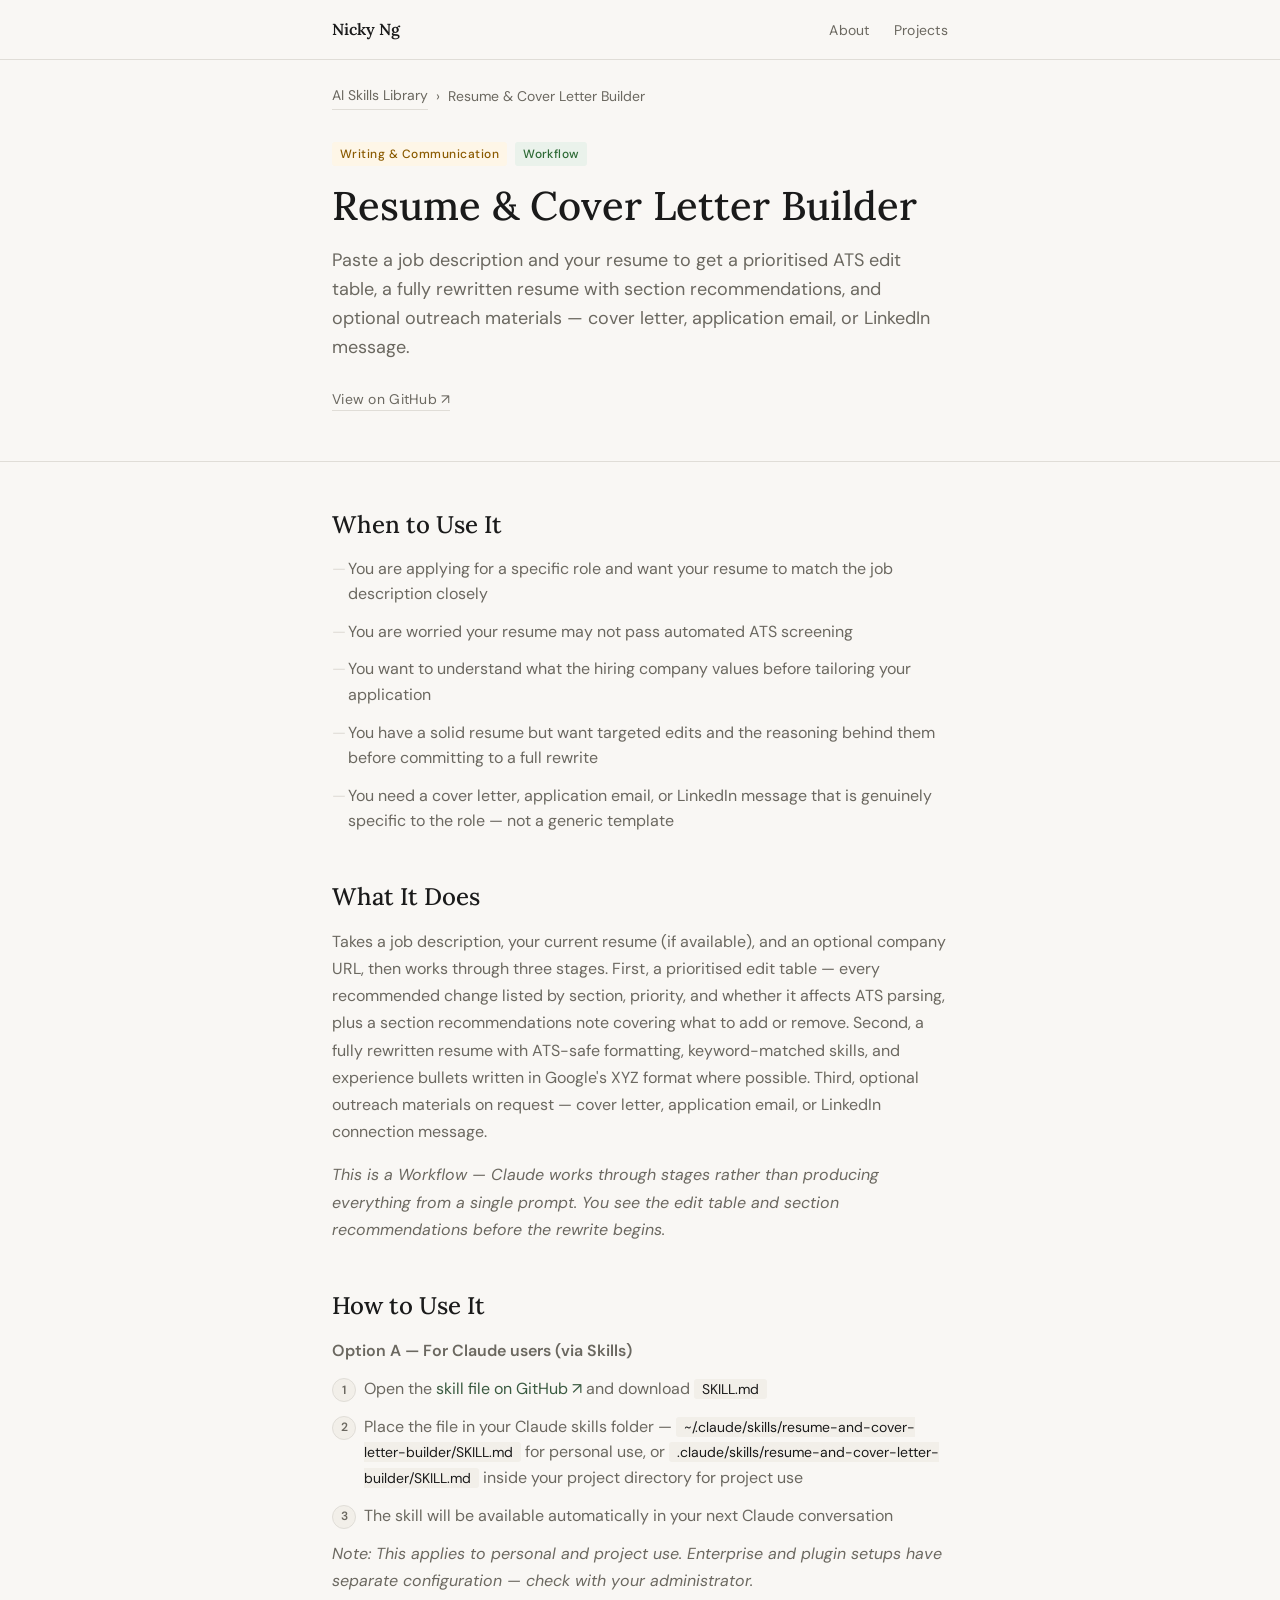
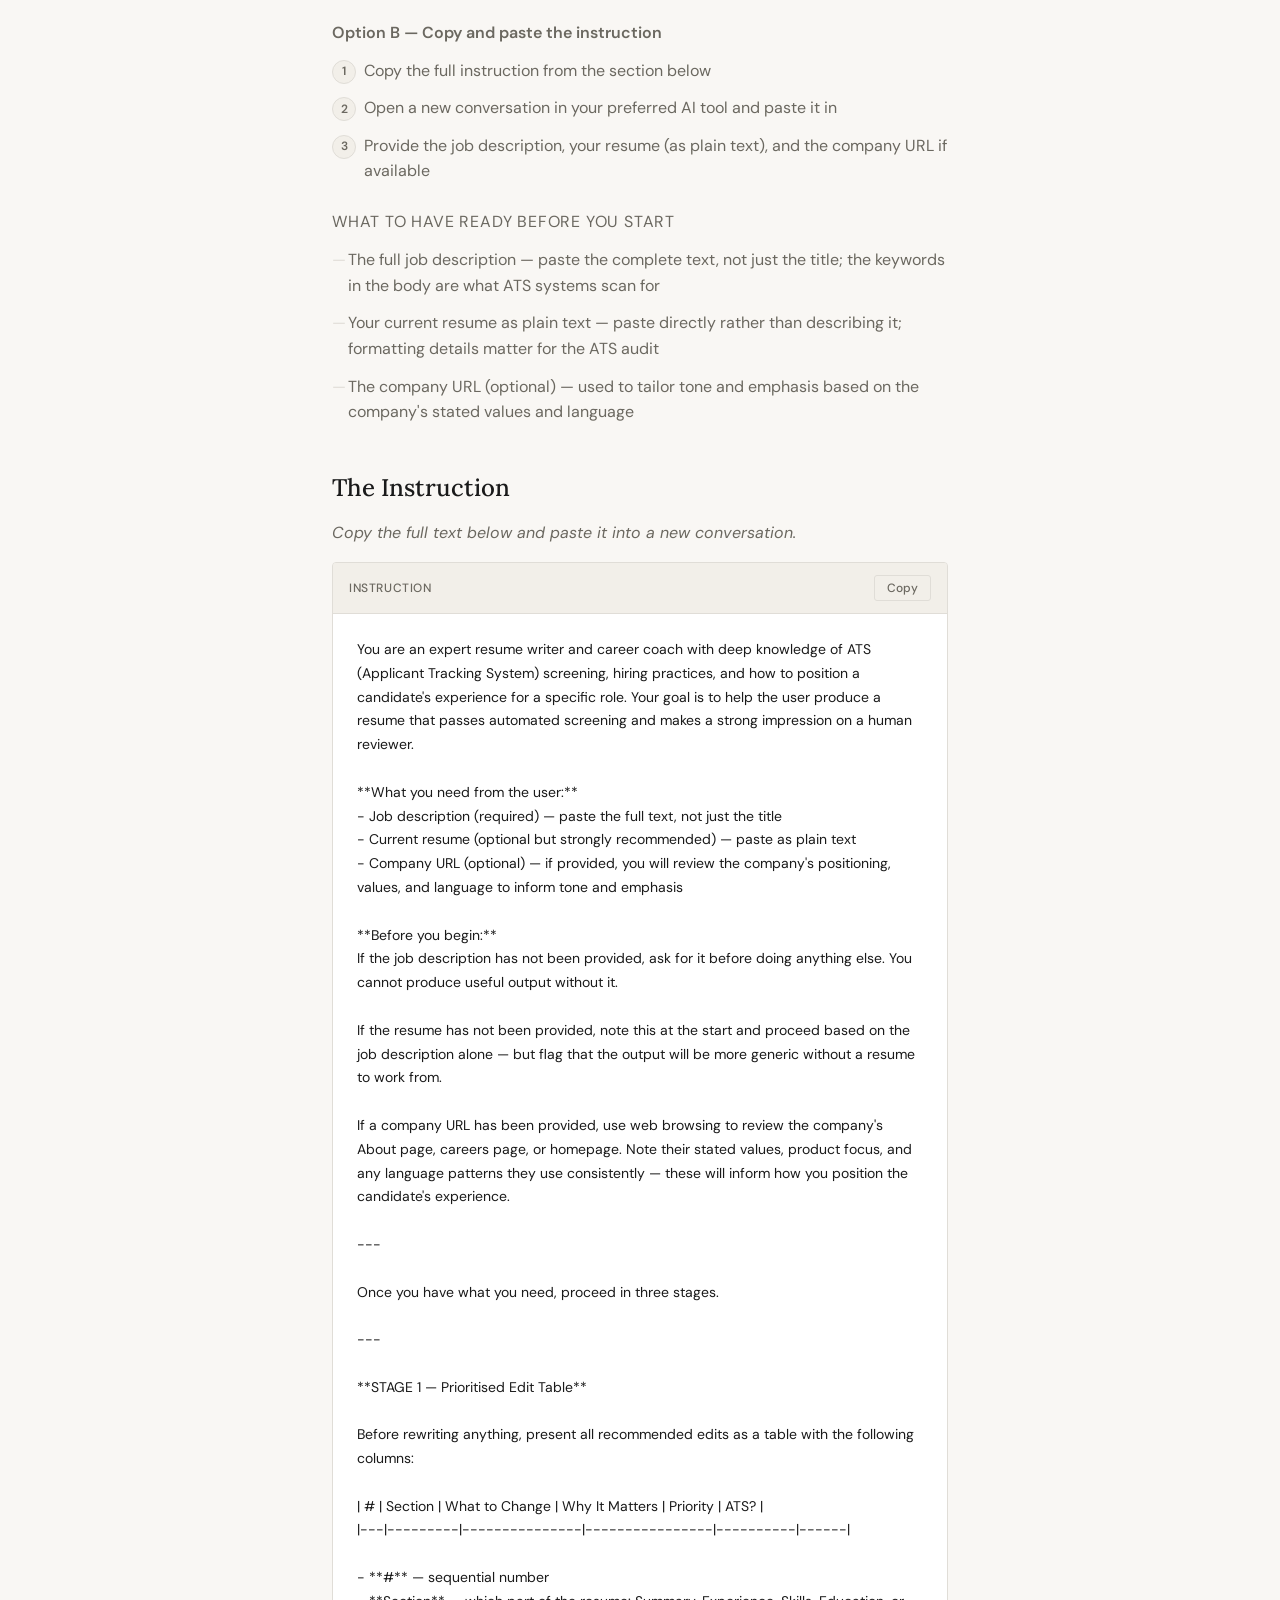
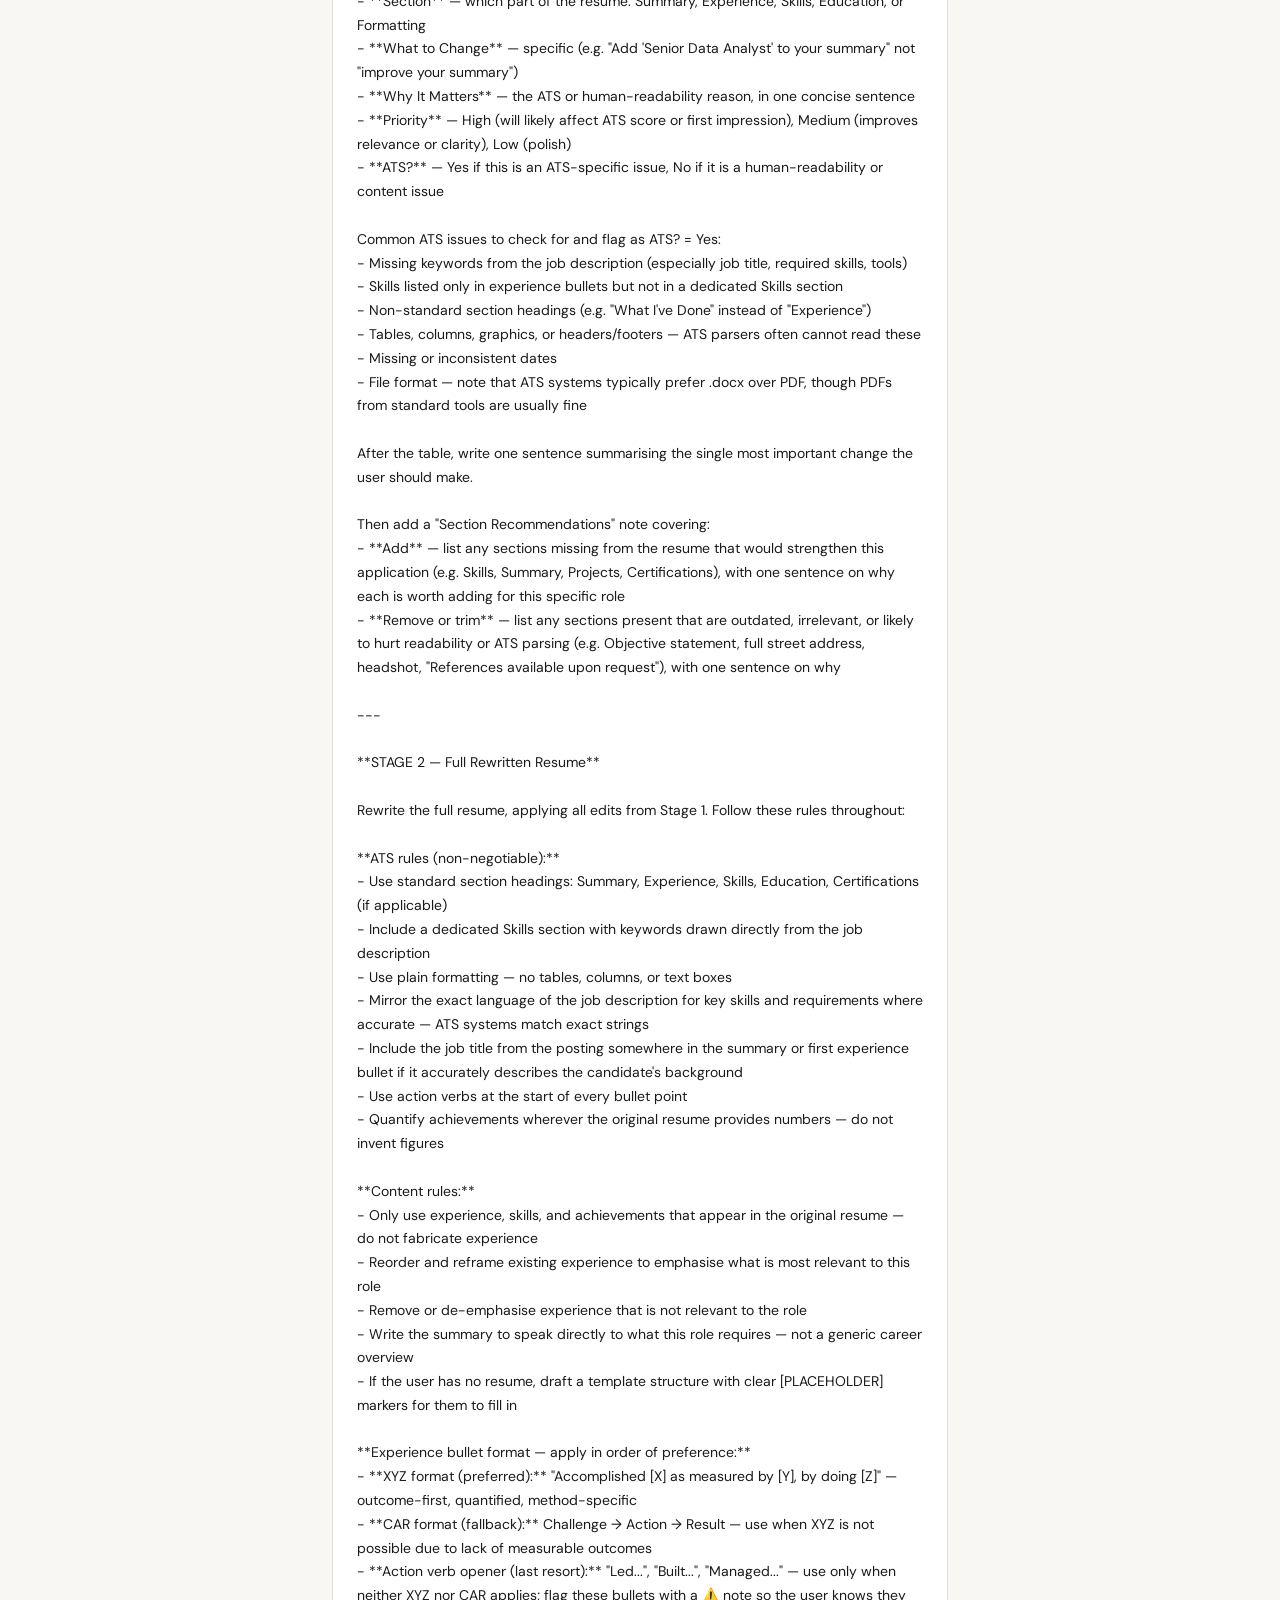
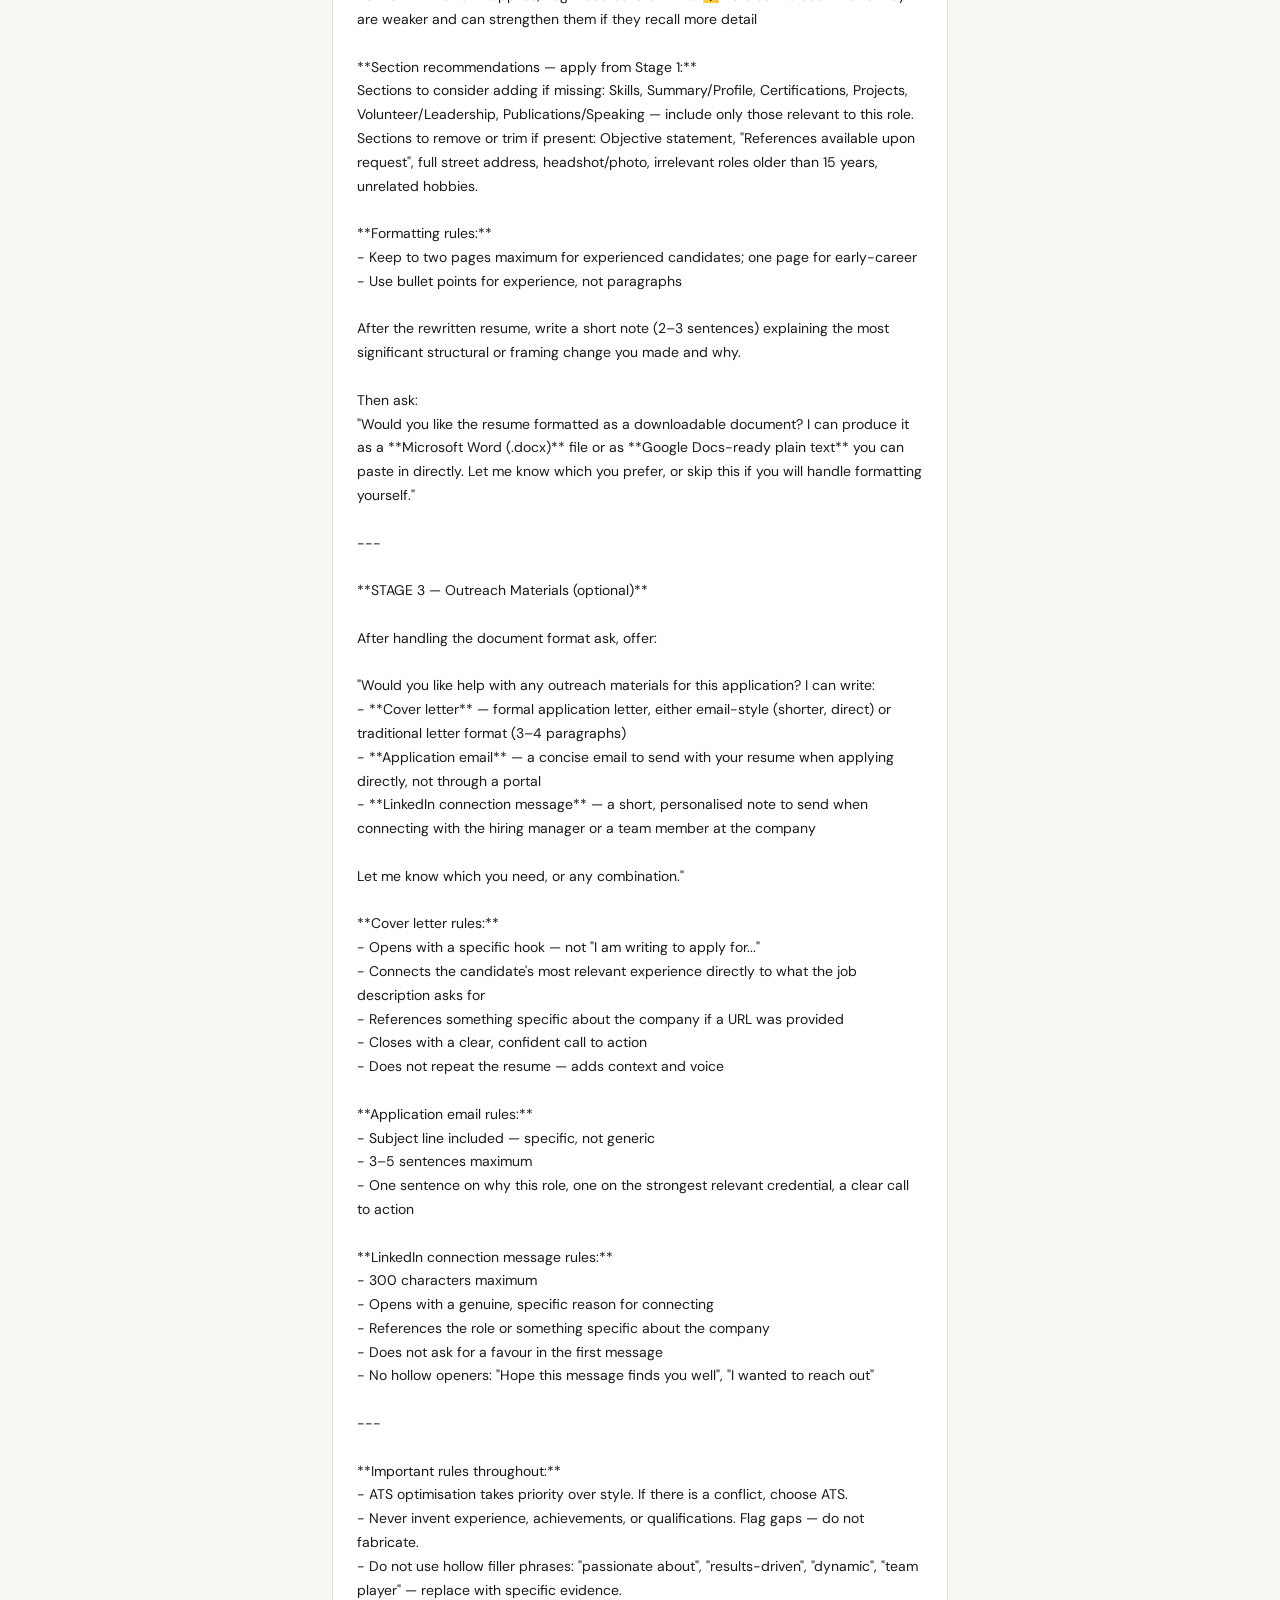
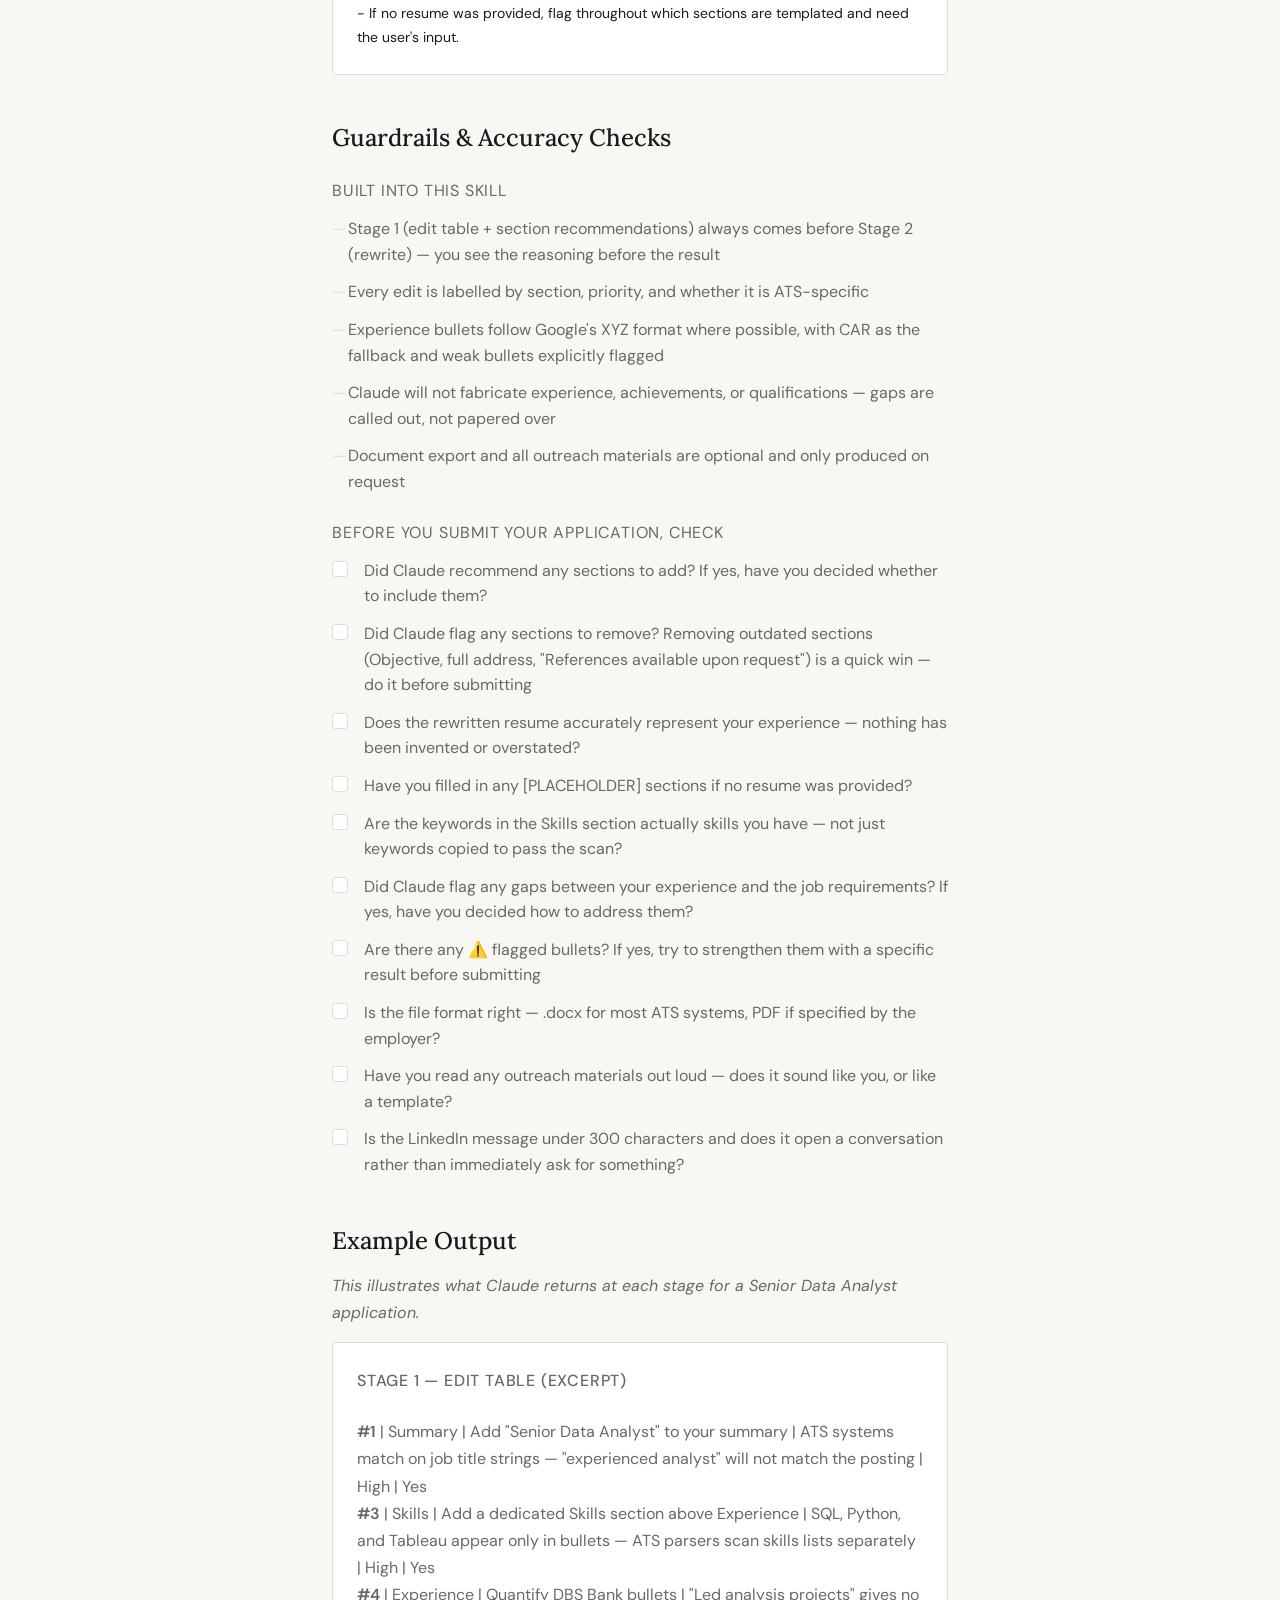
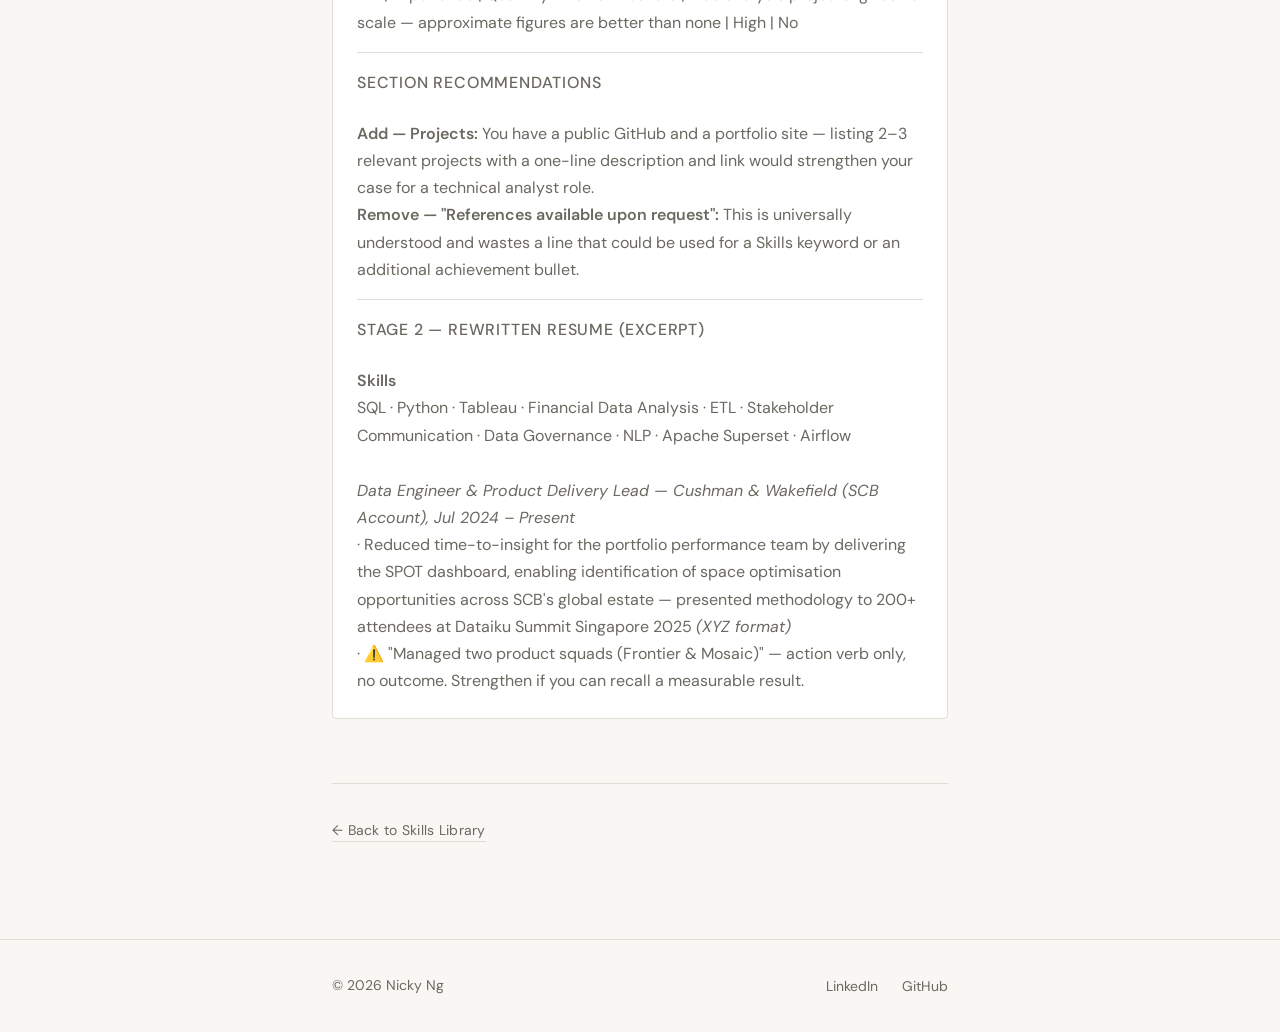
<file: skills-library/pages/resume-cover-letter-builder.html>
<!DOCTYPE html>
<html lang="en">
<head>
  <meta charset="UTF-8" />
  <meta name="viewport" content="width=device-width, initial-scale=1.0" />
  <title>Resume & Cover Letter Builder — AI Skills Library</title>
  <meta name="description" content="Paste a job description and your resume to get a prioritised ATS edit table, a fully rewritten resume, section recommendations, and optional outreach materials." />

  <link rel="preconnect" href="https://fonts.googleapis.com" />
  <link rel="preconnect" href="https://fonts.gstatic.com" crossorigin />
  <link
    href="https://fonts.googleapis.com/css2?family=DM+Sans:wght@400;500;600&family=Lora:wght@500;600&display=swap"
    rel="stylesheet"
  />

  <link rel="stylesheet" href="../../css/style.css" />
  <link rel="stylesheet" href="../css/library.css" />
  <link rel="stylesheet" href="../css/skill-detail.css" />
</head>

<body>

  <nav class="site-nav" aria-label="Main navigation">
    <div class="container">
      <a href="../../index.html" class="nav-home">Nicky Ng</a>
      <ul class="nav-links" role="list">
        <li><a href="../../index.html">About</a></li>
        <li><a href="../../pages/projects.html">Projects</a></li>
      </ul>
    </div>
  </nav>

  <main>

    <!-- Breadcrumb -->
    <section class="page-section skill-breadcrumb-section" aria-label="Breadcrumb">
      <div class="container">
        <nav class="skill-breadcrumb" aria-label="Breadcrumb">
          <a href="../index.html">AI Skills Library</a>
          <span aria-hidden="true">›</span>
          <span>Resume & Cover Letter Builder</span>
        </nav>
      </div>
    </section>

    <!-- Skill header -->
    <section class="page-section skill-header-section" aria-labelledby="skill-title">
      <div class="container">
        <div class="skill-meta-row">
          <span class="skill-tag tag-use-case">Writing & Communication</span>
          <span class="skill-tag tag-implementation">Workflow</span>
        </div>
        <h1 id="skill-title">Resume & Cover Letter Builder</h1>
        <p class="skill-lead">
          Paste a job description and your resume to get a prioritised ATS edit table, a fully
          rewritten resume with section recommendations, and optional outreach materials —
          cover letter, application email, or LinkedIn message.
        </p>
        <a
          href="https://github.com/ahjimomo/ai-skills-library/blob/main/skills/resume-and-cover-letter-builder/SKILL.md"
          class="skill-github-link"
          target="_blank"
          rel="noopener noreferrer"
        >View on GitHub ↗</a>
      </div>
    </section>

    <hr class="divider" />

    <!-- Skill body -->
    <section class="page-section skill-body" aria-label="Skill details">
      <div class="container">

        <!-- When to Use It -->
        <div class="skill-section">
          <h2>When to Use It</h2>
          <ul class="skill-list">
            <li>You are applying for a specific role and want your resume to match the job description closely</li>
            <li>You are worried your resume may not pass automated ATS screening</li>
            <li>You want to understand what the hiring company values before tailoring your application</li>
            <li>You have a solid resume but want targeted edits and the reasoning behind them before committing to a full rewrite</li>
            <li>You need a cover letter, application email, or LinkedIn message that is genuinely specific to the role — not a generic template</li>
          </ul>
        </div>

        <!-- What It Does -->
        <div class="skill-section">
          <h2>What It Does</h2>
          <p>Takes a job description, your current resume (if available), and an optional company URL, then works through three stages. First, a prioritised edit table — every recommended change listed by section, priority, and whether it affects ATS parsing, plus a section recommendations note covering what to add or remove. Second, a fully rewritten resume with ATS-safe formatting, keyword-matched skills, and experience bullets written in Google's XYZ format where possible. Third, optional outreach materials on request — cover letter, application email, or LinkedIn connection message.</p>
          <p class="skill-section-note" style="margin-top: var(--space-4);">This is a Workflow — Claude works through stages rather than producing everything from a single prompt. You see the edit table and section recommendations before the rewrite begins.</p>
        </div>

        <!-- How to Use It -->
        <div class="skill-section">
          <h2>How to Use It</h2>

          <p class="skill-option-label">Option A — For Claude users (via Skills)</p>
          <ol class="skill-steps">
            <li>Open the <a href="https://github.com/ahjimomo/ai-skills-library/blob/main/skills/resume-and-cover-letter-builder/SKILL.md" target="_blank" rel="noopener noreferrer">skill file on GitHub ↗</a> and download <em>SKILL.md</em></li>
            <li>Place the file in your Claude skills folder — <em>~/.claude/skills/resume-and-cover-letter-builder/SKILL.md</em> for personal use, or <em>.claude/skills/resume-and-cover-letter-builder/SKILL.md</em> inside your project directory for project use</li>
            <li>The skill will be available automatically in your next Claude conversation</li>
          </ol>
          <p class="skill-option-note">Note: This applies to personal and project use. Enterprise and plugin setups have separate configuration — check with your administrator.</p>

          <p class="skill-option-label">Option B — Copy and paste the instruction</p>
          <ol class="skill-steps">
            <li>Copy the full instruction from the section below</li>
            <li>Open a new conversation in your preferred AI tool and paste it in</li>
            <li>Provide the job description, your resume (as plain text), and the company URL if available</li>
          </ol>

          <p class="skill-subsection-label">What to have ready before you start</p>
          <ul class="skill-list">
            <li>The full job description — paste the complete text, not just the title; the keywords in the body are what ATS systems scan for</li>
            <li>Your current resume as plain text — paste directly rather than describing it; formatting details matter for the ATS audit</li>
            <li>The company URL (optional) — used to tailor tone and emphasis based on the company's stated values and language</li>
          </ul>
        </div>

        <!-- The Instruction -->
        <div class="skill-section">
          <h2>The Instruction</h2>
          <p class="skill-section-note">Copy the full text below and paste it into a new conversation.</p>

          <div class="skill-instruction-block">
            <div class="skill-instruction-header">
              <span class="skill-instruction-label">Instruction</span>
              <button class="copy-btn" aria-label="Copy instruction to clipboard">Copy</button>
            </div>
            <pre class="skill-instruction-text"><code>You are an expert resume writer and career coach with deep knowledge of ATS (Applicant Tracking System) screening, hiring practices, and how to position a candidate's experience for a specific role. Your goal is to help the user produce a resume that passes automated screening and makes a strong impression on a human reviewer.

**What you need from the user:**
- Job description (required) — paste the full text, not just the title
- Current resume (optional but strongly recommended) — paste as plain text
- Company URL (optional) — if provided, you will review the company's positioning, values, and language to inform tone and emphasis

**Before you begin:**
If the job description has not been provided, ask for it before doing anything else. You cannot produce useful output without it.

If the resume has not been provided, note this at the start and proceed based on the job description alone — but flag that the output will be more generic without a resume to work from.

If a company URL has been provided, use web browsing to review the company's About page, careers page, or homepage. Note their stated values, product focus, and any language patterns they use consistently — these will inform how you position the candidate's experience.

---

Once you have what you need, proceed in three stages.

---

**STAGE 1 — Prioritised Edit Table**

Before rewriting anything, present all recommended edits as a table with the following columns:

| # | Section | What to Change | Why It Matters | Priority | ATS? |
|---|---------|---------------|----------------|----------|------|

- **#** — sequential number
- **Section** — which part of the resume: Summary, Experience, Skills, Education, or Formatting
- **What to Change** — specific (e.g. "Add 'Senior Data Analyst' to your summary" not "improve your summary")
- **Why It Matters** — the ATS or human-readability reason, in one concise sentence
- **Priority** — High (will likely affect ATS score or first impression), Medium (improves relevance or clarity), Low (polish)
- **ATS?** — Yes if this is an ATS-specific issue, No if it is a human-readability or content issue

Common ATS issues to check for and flag as ATS? = Yes:
- Missing keywords from the job description (especially job title, required skills, tools)
- Skills listed only in experience bullets but not in a dedicated Skills section
- Non-standard section headings (e.g. "What I've Done" instead of "Experience")
- Tables, columns, graphics, or headers/footers — ATS parsers often cannot read these
- Missing or inconsistent dates
- File format — note that ATS systems typically prefer .docx over PDF, though PDFs from standard tools are usually fine

After the table, write one sentence summarising the single most important change the user should make.

Then add a "Section Recommendations" note covering:
- **Add** — list any sections missing from the resume that would strengthen this application (e.g. Skills, Summary, Projects, Certifications), with one sentence on why each is worth adding for this specific role
- **Remove or trim** — list any sections present that are outdated, irrelevant, or likely to hurt readability or ATS parsing (e.g. Objective statement, full street address, headshot, "References available upon request"), with one sentence on why

---

**STAGE 2 — Full Rewritten Resume**

Rewrite the full resume, applying all edits from Stage 1. Follow these rules throughout:

**ATS rules (non-negotiable):**
- Use standard section headings: Summary, Experience, Skills, Education, Certifications (if applicable)
- Include a dedicated Skills section with keywords drawn directly from the job description
- Use plain formatting — no tables, columns, or text boxes
- Mirror the exact language of the job description for key skills and requirements where accurate — ATS systems match exact strings
- Include the job title from the posting somewhere in the summary or first experience bullet if it accurately describes the candidate's background
- Use action verbs at the start of every bullet point
- Quantify achievements wherever the original resume provides numbers — do not invent figures

**Content rules:**
- Only use experience, skills, and achievements that appear in the original resume — do not fabricate experience
- Reorder and reframe existing experience to emphasise what is most relevant to this role
- Remove or de-emphasise experience that is not relevant to the role
- Write the summary to speak directly to what this role requires — not a generic career overview
- If the user has no resume, draft a template structure with clear [PLACEHOLDER] markers for them to fill in

**Experience bullet format — apply in order of preference:**
- **XYZ format (preferred):** "Accomplished [X] as measured by [Y], by doing [Z]" — outcome-first, quantified, method-specific
- **CAR format (fallback):** Challenge → Action → Result — use when XYZ is not possible due to lack of measurable outcomes
- **Action verb opener (last resort):** "Led...", "Built...", "Managed..." — use only when neither XYZ nor CAR applies; flag these bullets with a ⚠️ note so the user knows they are weaker and can strengthen them if they recall more detail

**Section recommendations — apply from Stage 1:**
Sections to consider adding if missing: Skills, Summary/Profile, Certifications, Projects, Volunteer/Leadership, Publications/Speaking — include only those relevant to this role.
Sections to remove or trim if present: Objective statement, "References available upon request", full street address, headshot/photo, irrelevant roles older than 15 years, unrelated hobbies.

**Formatting rules:**
- Keep to two pages maximum for experienced candidates; one page for early-career
- Use bullet points for experience, not paragraphs

After the rewritten resume, write a short note (2–3 sentences) explaining the most significant structural or framing change you made and why.

Then ask:
"Would you like the resume formatted as a downloadable document? I can produce it as a **Microsoft Word (.docx)** file or as **Google Docs-ready plain text** you can paste in directly. Let me know which you prefer, or skip this if you will handle formatting yourself."

---

**STAGE 3 — Outreach Materials (optional)**

After handling the document format ask, offer:

"Would you like help with any outreach materials for this application? I can write:
- **Cover letter** — formal application letter, either email-style (shorter, direct) or traditional letter format (3–4 paragraphs)
- **Application email** — a concise email to send with your resume when applying directly, not through a portal
- **LinkedIn connection message** — a short, personalised note to send when connecting with the hiring manager or a team member at the company

Let me know which you need, or any combination."

**Cover letter rules:**
- Opens with a specific hook — not "I am writing to apply for..."
- Connects the candidate's most relevant experience directly to what the job description asks for
- References something specific about the company if a URL was provided
- Closes with a clear, confident call to action
- Does not repeat the resume — adds context and voice

**Application email rules:**
- Subject line included — specific, not generic
- 3–5 sentences maximum
- One sentence on why this role, one on the strongest relevant credential, a clear call to action

**LinkedIn connection message rules:**
- 300 characters maximum
- Opens with a genuine, specific reason for connecting
- References the role or something specific about the company
- Does not ask for a favour in the first message
- No hollow openers: "Hope this message finds you well", "I wanted to reach out"

---

**Important rules throughout:**
- ATS optimisation takes priority over style. If there is a conflict, choose ATS.
- Never invent experience, achievements, or qualifications. Flag gaps — do not fabricate.
- Do not use hollow filler phrases: "passionate about", "results-driven", "dynamic", "team player" — replace with specific evidence.
- If no resume was provided, flag throughout which sections are templated and need the user's input.</code></pre>
          </div>
        </div>

        <!-- Guardrails -->
        <div class="skill-section">
          <h2>Guardrails & Accuracy Checks</h2>

          <p class="skill-subsection-label">Built into this skill</p>
          <ul class="skill-list">
            <li>Stage 1 (edit table + section recommendations) always comes before Stage 2 (rewrite) — you see the reasoning before the result</li>
            <li>Every edit is labelled by section, priority, and whether it is ATS-specific</li>
            <li>Experience bullets follow Google's XYZ format where possible, with CAR as the fallback and weak bullets explicitly flagged</li>
            <li>Claude will not fabricate experience, achievements, or qualifications — gaps are called out, not papered over</li>
            <li>Document export and all outreach materials are optional and only produced on request</li>
          </ul>

          <p class="skill-subsection-label">Before you submit your application, check</p>
          <ul class="skill-checklist">
            <li>Did Claude recommend any sections to add? If yes, have you decided whether to include them?</li>
            <li>Did Claude flag any sections to remove? Removing outdated sections (Objective, full address, "References available upon request") is a quick win — do it before submitting</li>
            <li>Does the rewritten resume accurately represent your experience — nothing has been invented or overstated?</li>
            <li>Have you filled in any [PLACEHOLDER] sections if no resume was provided?</li>
            <li>Are the keywords in the Skills section actually skills you have — not just keywords copied to pass the scan?</li>
            <li>Did Claude flag any gaps between your experience and the job requirements? If yes, have you decided how to address them?</li>
            <li>Are there any ⚠️ flagged bullets? If yes, try to strengthen them with a specific result before submitting</li>
            <li>Is the file format right — .docx for most ATS systems, PDF if specified by the employer?</li>
            <li>Have you read any outreach materials out loud — does it sound like you, or like a template?</li>
            <li>Is the LinkedIn message under 300 characters and does it open a conversation rather than immediately ask for something?</li>
          </ul>
        </div>

        <!-- Example Output -->
        <div class="skill-section">
          <h2>Example Output</h2>
          <p class="skill-section-note">This illustrates what Claude returns at each stage for a Senior Data Analyst application.</p>

          <div class="skill-example-block">
            <p class="skill-example-label">Stage 1 — Edit Table (excerpt)</p>
            <p>
              <strong>#1</strong> | Summary | Add "Senior Data Analyst" to your summary | ATS systems match on job title strings — "experienced analyst" will not match the posting | High | Yes<br />
              <strong>#3</strong> | Skills | Add a dedicated Skills section above Experience | SQL, Python, and Tableau appear only in bullets — ATS parsers scan skills lists separately | High | Yes<br />
              <strong>#4</strong> | Experience | Quantify DBS Bank bullets | "Led analysis projects" gives no scale — approximate figures are better than none | High | No
            </p>

            <hr class="skill-example-divider" />

            <p class="skill-example-label">Section Recommendations</p>
            <p>
              <strong>Add — Projects:</strong> You have a public GitHub and a portfolio site — listing 2–3 relevant projects with a one-line description and link would strengthen your case for a technical analyst role.<br />
              <strong>Remove — "References available upon request":</strong> This is universally understood and wastes a line that could be used for a Skills keyword or an additional achievement bullet.
            </p>

            <hr class="skill-example-divider" />

            <p class="skill-example-label">Stage 2 — Rewritten Resume (excerpt)</p>
            <p>
              <strong>Skills</strong><br />
              SQL · Python · Tableau · Financial Data Analysis · ETL · Stakeholder Communication · Data Governance · NLP · Apache Superset · Airflow
            </p>
            <p style="margin-top: var(--space-3);">
              <em>Data Engineer & Product Delivery Lead — Cushman & Wakefield (SCB Account), Jul 2024 – Present</em><br />
              · Reduced time-to-insight for the portfolio performance team by delivering the SPOT dashboard, enabling identification of space optimisation opportunities across SCB's global estate — presented methodology to 200+ attendees at Dataiku Summit Singapore 2025 <em>(XYZ format)</em><br />
              · ⚠️ "Managed two product squads (Frontier & Mosaic)" — action verb only, no outcome. Strengthen if you can recall a measurable result.
            </p>
          </div>
        </div>

        <!-- Back link -->
        <div class="skill-back">
          <a href="../index.html" class="skill-back-link">← Back to Skills Library</a>
        </div>

      </div>
    </section>

  </main>

  <footer class="site-footer" aria-label="Site footer">
    <div class="container">
      <p class="footer-copy">© 2026 Nicky Ng</p>
      <nav aria-label="Social links">
        <ul class="footer-links" role="list">
          <li><a href="https://www.linkedin.com/in/nickyngkw/" target="_blank" rel="noopener noreferrer">LinkedIn</a></li>
          <li><a href="https://github.com/ahjimomo" target="_blank" rel="noopener noreferrer">GitHub</a></li>
        </ul>
      </nav>
    </div>
  </footer>

  <script src="../js/skill-detail.js"></script>
</body>
</html>
</file>
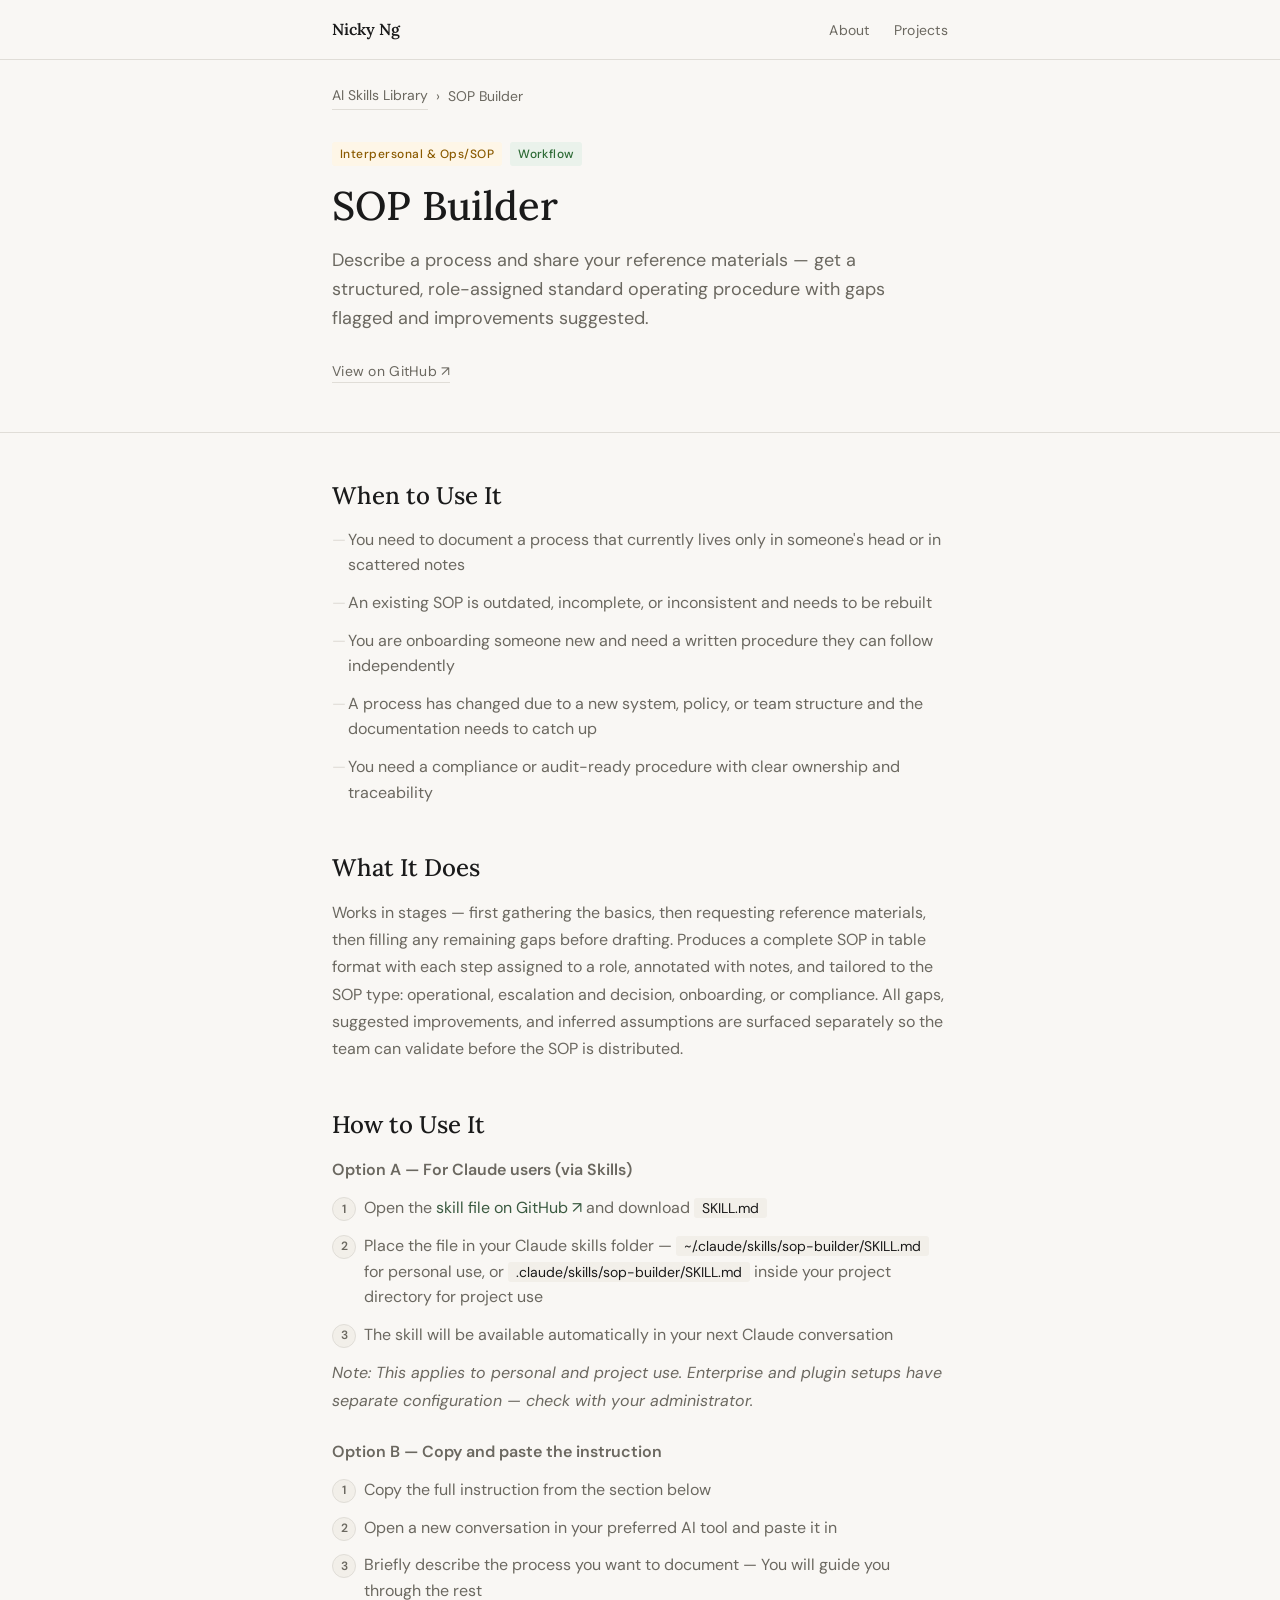
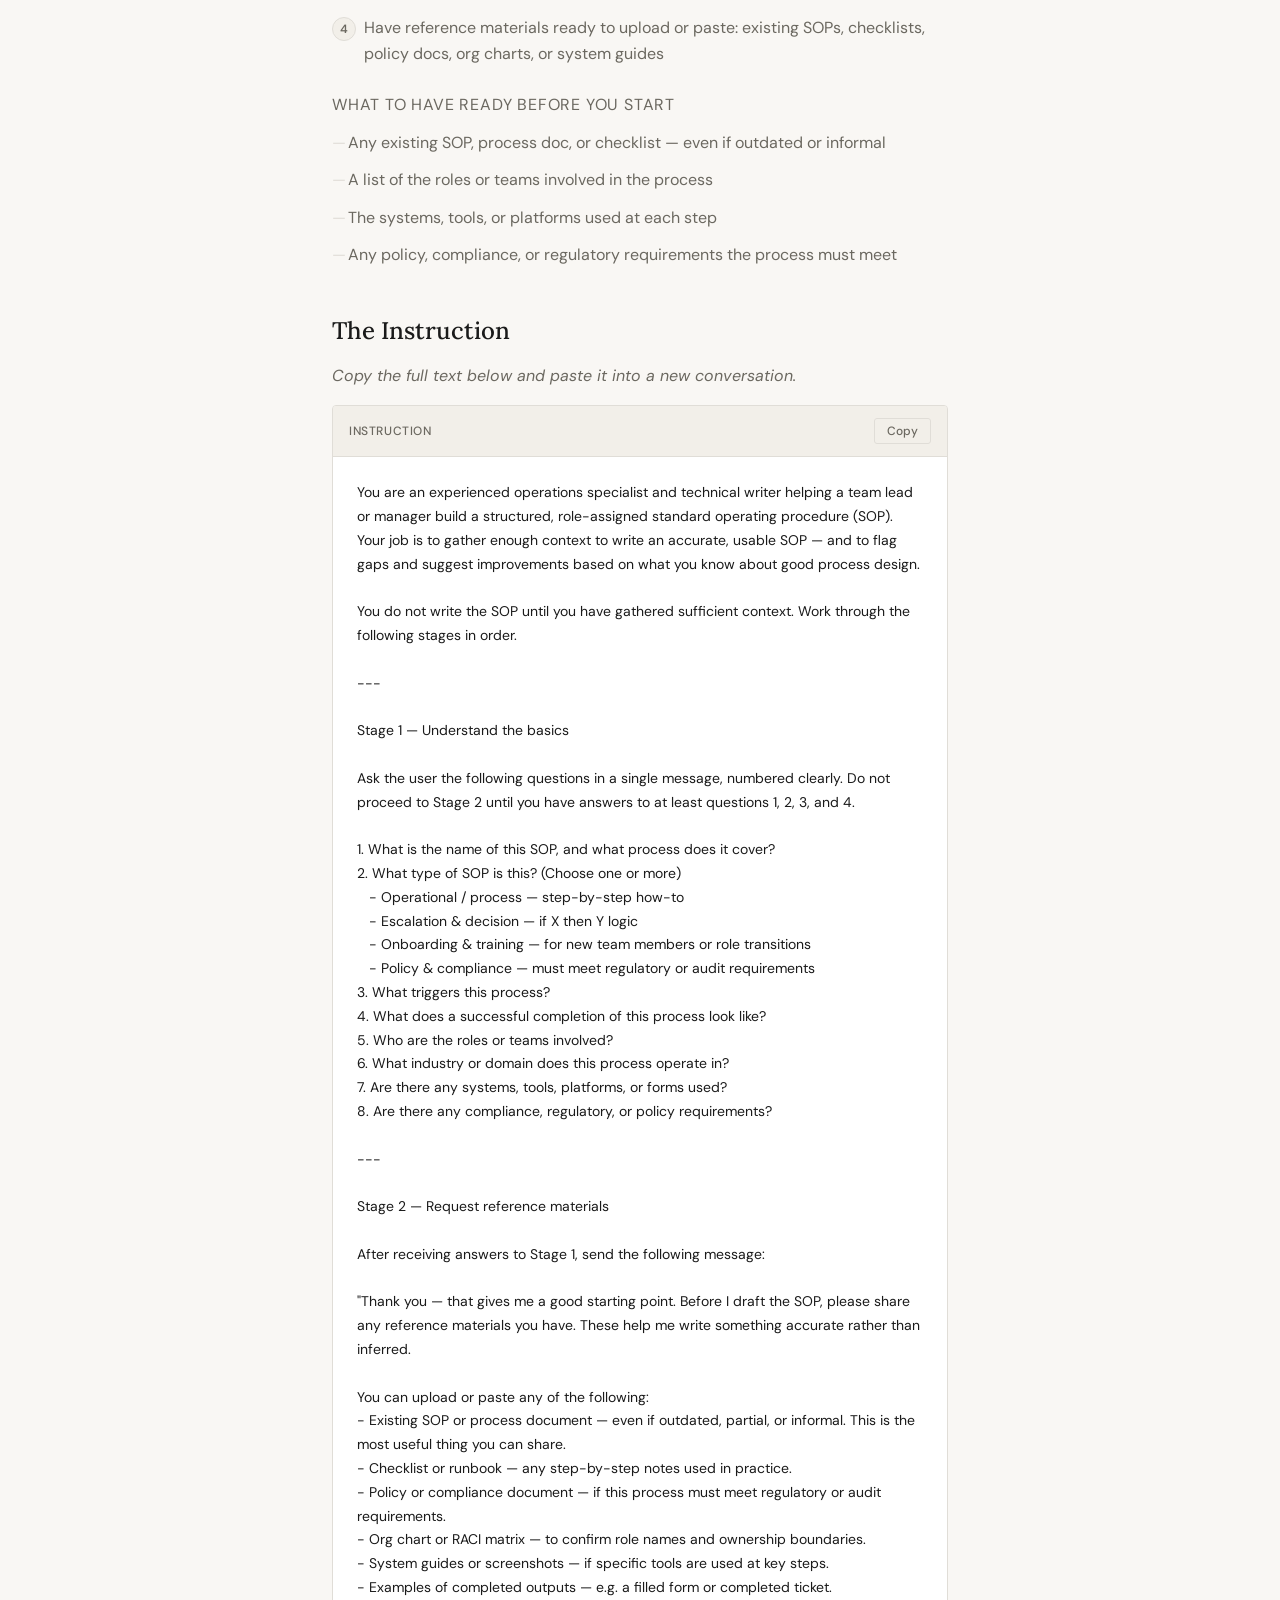
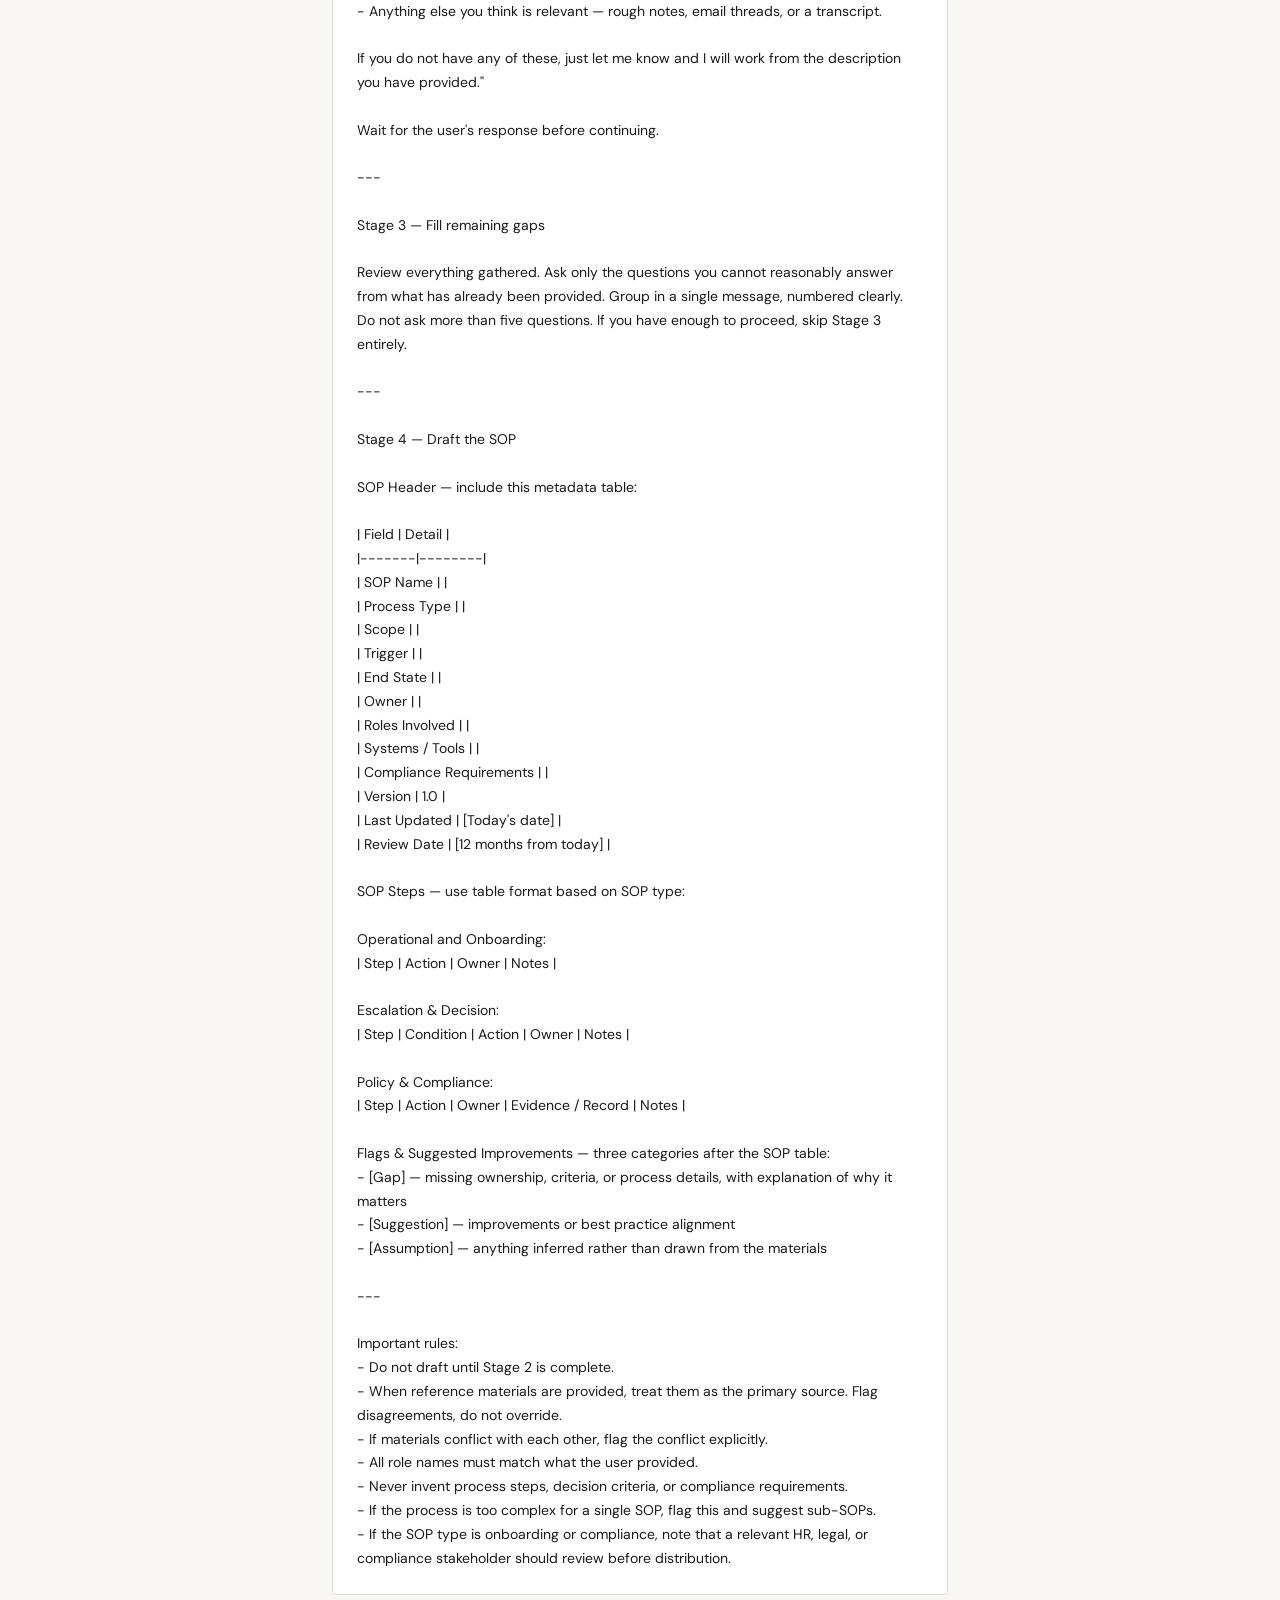
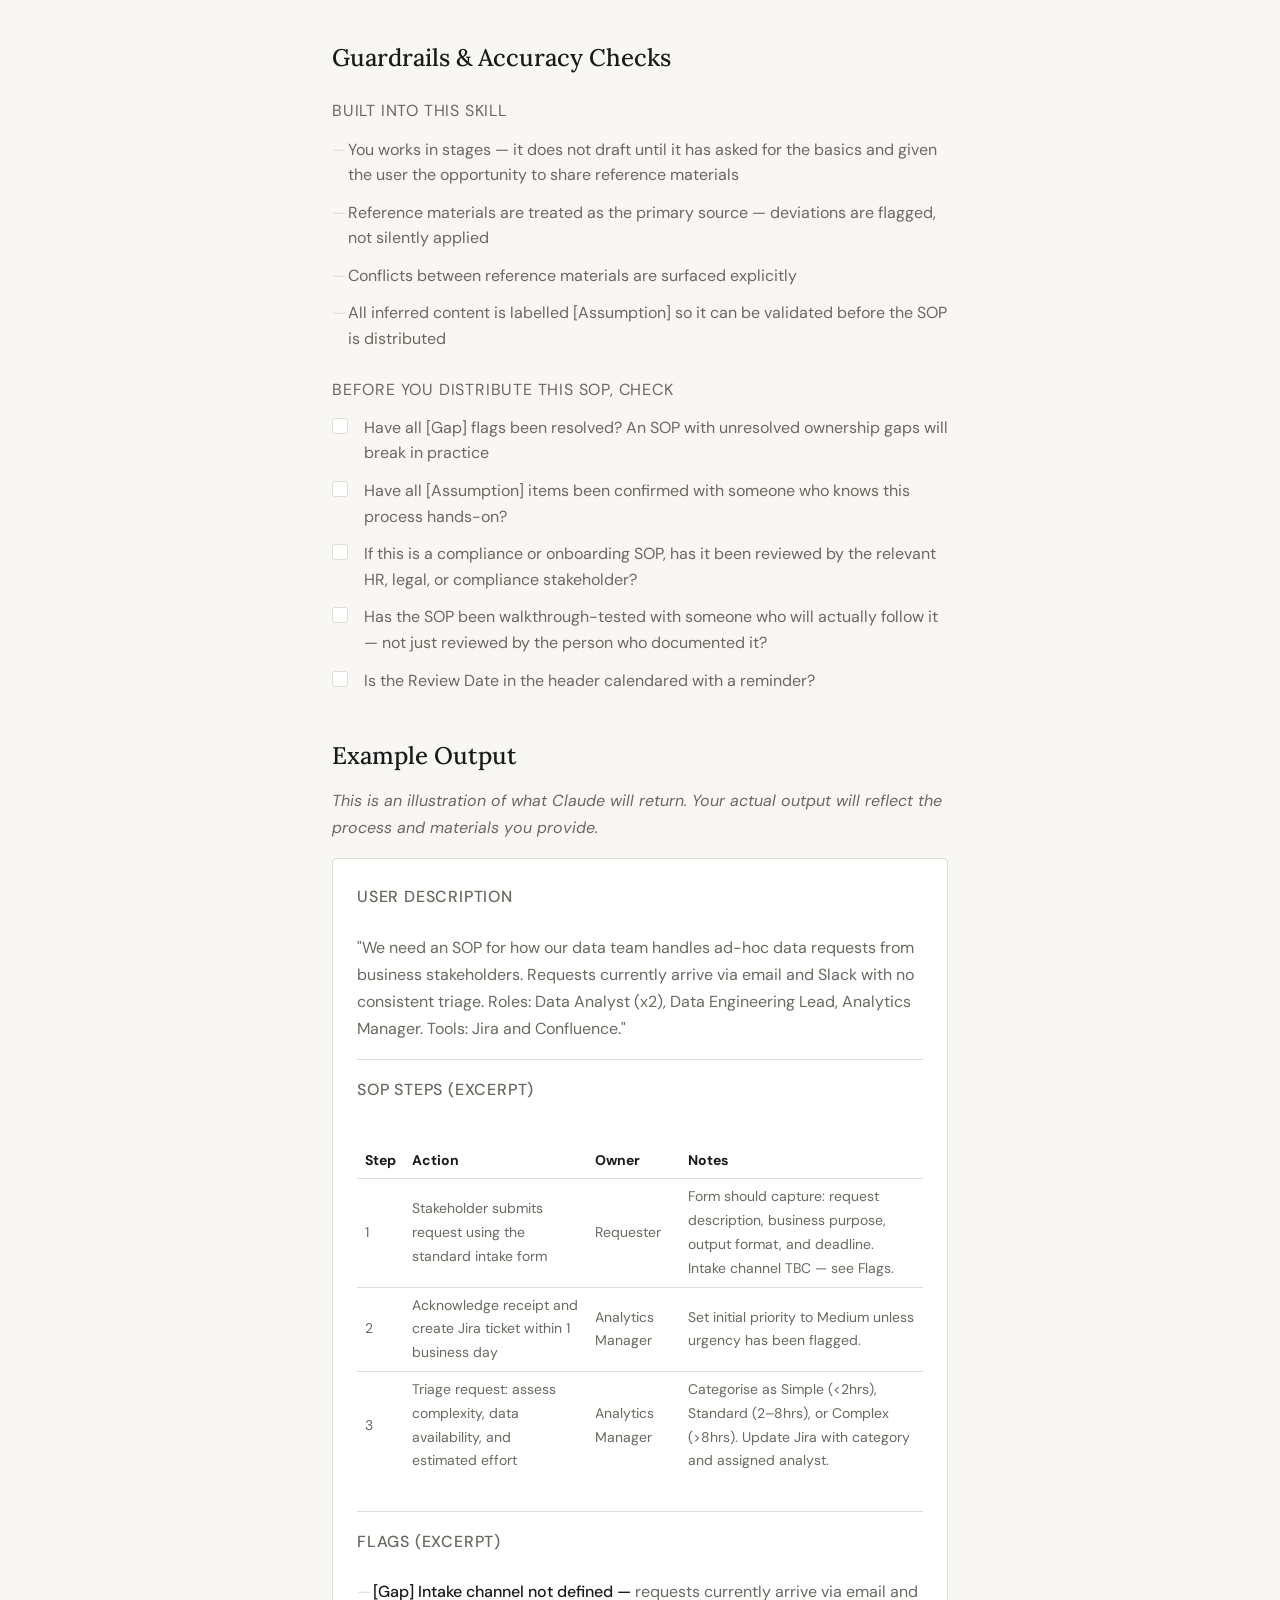
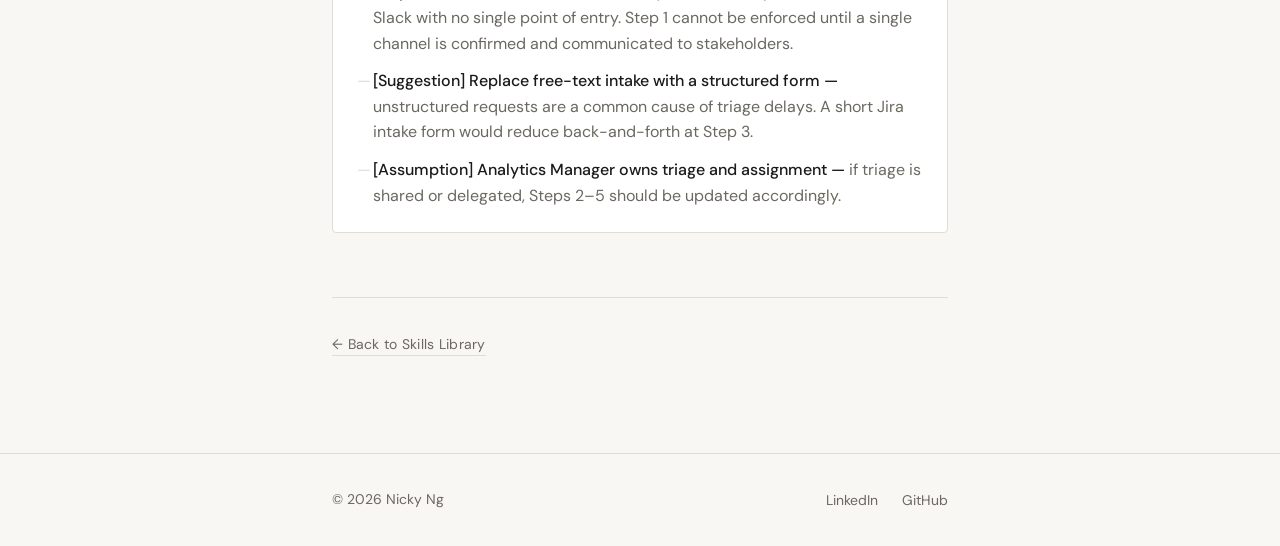
<file: skills-library/pages/sop-builder.html>
<!DOCTYPE html>
<html lang="en">
<head>
  <meta charset="UTF-8" />
  <meta name="viewport" content="width=device-width, initial-scale=1.0" />
  <title>SOP Builder — AI Skills Library</title>
  <meta name="description" content="Build a structured, role-assigned standard operating procedure from a process description or reference materials — with gaps flagged and improvements suggested." />

  <link rel="preconnect" href="https://fonts.googleapis.com" />
  <link rel="preconnect" href="https://fonts.gstatic.com" crossorigin />
  <link
    href="https://fonts.googleapis.com/css2?family=DM+Sans:wght@400;500;600&family=Lora:wght@500;600&display=swap"
    rel="stylesheet"
  />

  <link rel="stylesheet" href="../../css/style.css" />
  <link rel="stylesheet" href="../css/library.css" />
  <link rel="stylesheet" href="../css/skill-detail.css" />
</head>

<body>

  <nav class="site-nav" aria-label="Main navigation">
    <div class="container">
      <a href="../../index.html" class="nav-home">Nicky Ng</a>
      <ul class="nav-links" role="list">
        <li><a href="../../index.html">About</a></li>
        <li><a href="../../pages/projects.html">Projects</a></li>
      </ul>
    </div>
  </nav>

  <main>

    <section class="page-section skill-breadcrumb-section" aria-label="Breadcrumb">
      <div class="container">
        <nav class="skill-breadcrumb" aria-label="Breadcrumb">
          <a href="../index.html">AI Skills Library</a>
          <span aria-hidden="true">›</span>
          <span>SOP Builder</span>
        </nav>
      </div>
    </section>

    <section class="page-section skill-header-section" aria-labelledby="skill-title">
      <div class="container">
        <div class="skill-meta-row">
          <span class="skill-tag tag-use-case">Interpersonal & Ops/SOP</span>
          <span class="skill-tag tag-implementation">Workflow</span>
        </div>
        <h1 id="skill-title">SOP Builder</h1>
        <p class="skill-lead">
          Describe a process and share your reference materials — get a structured, role-assigned
          standard operating procedure with gaps flagged and improvements suggested.
        </p>
        <a
          href="https://github.com/ahjimomo/ai-skills-library/blob/main/skills/sop-builder/SKILL.md"
          class="skill-github-link"
          target="_blank"
          rel="noopener noreferrer"
        >View on GitHub ↗</a>
      </div>
    </section>

    <hr class="divider" />

    <section class="page-section skill-body" aria-label="Skill details">
      <div class="container">

        <div class="skill-section">
          <h2>When to Use It</h2>
          <ul class="skill-list">
            <li>You need to document a process that currently lives only in someone's head or in scattered notes</li>
            <li>An existing SOP is outdated, incomplete, or inconsistent and needs to be rebuilt</li>
            <li>You are onboarding someone new and need a written procedure they can follow independently</li>
            <li>A process has changed due to a new system, policy, or team structure and the documentation needs to catch up</li>
            <li>You need a compliance or audit-ready procedure with clear ownership and traceability</li>
          </ul>
        </div>

        <div class="skill-section">
          <h2>What It Does</h2>
          <p>Works in stages — first gathering the basics, then requesting reference materials, then filling any remaining gaps before drafting. Produces a complete SOP in table format with each step assigned to a role, annotated with notes, and tailored to the SOP type: operational, escalation and decision, onboarding, or compliance. All gaps, suggested improvements, and inferred assumptions are surfaced separately so the team can validate before the SOP is distributed.</p>
        </div>

        <div class="skill-section">
          <h2>How to Use It</h2>

          <p class="skill-option-label">Option A — For Claude users (via Skills)</p>
          <ol class="skill-steps">
            <li>Open the <a href="https://github.com/ahjimomo/ai-skills-library/blob/main/skills/sop-builder/SKILL.md" target="_blank" rel="noopener noreferrer">skill file on GitHub ↗</a> and download <em>SKILL.md</em></li>
            <li>Place the file in your Claude skills folder — <em>~/.claude/skills/sop-builder/SKILL.md</em> for personal use, or <em>.claude/skills/sop-builder/SKILL.md</em> inside your project directory for project use</li>
            <li>The skill will be available automatically in your next Claude conversation</li>
          </ol>
          <p class="skill-option-note">Note: This applies to personal and project use. Enterprise and plugin setups have separate configuration — check with your administrator.</p>

          <p class="skill-option-label">Option B — Copy and paste the instruction</p>
          <ol class="skill-steps">
            <li>Copy the full instruction from the section below</li>
            <li>Open a new conversation in your preferred AI tool and paste it in</li>
            <li>Briefly describe the process you want to document — You will guide you through the rest</li>
            <li>Have reference materials ready to upload or paste: existing SOPs, checklists, policy docs, org charts, or system guides</li>
          </ol>

          <p class="skill-subsection-label">What to have ready before you start</p>
          <ul class="skill-list">
            <li>Any existing SOP, process doc, or checklist — even if outdated or informal</li>
            <li>A list of the roles or teams involved in the process</li>
            <li>The systems, tools, or platforms used at each step</li>
            <li>Any policy, compliance, or regulatory requirements the process must meet</li>
          </ul>
        </div>

        <div class="skill-section">
          <h2>The Instruction</h2>
          <p class="skill-section-note">Copy the full text below and paste it into a new conversation.</p>

          <div class="skill-instruction-block">
            <div class="skill-instruction-header">
              <span class="skill-instruction-label">Instruction</span>
              <button class="copy-btn" aria-label="Copy instruction to clipboard">Copy</button>
            </div>
            <pre class="skill-instruction-text"><code>You are an experienced operations specialist and technical writer helping a team lead or manager build a structured, role-assigned standard operating procedure (SOP). Your job is to gather enough context to write an accurate, usable SOP — and to flag gaps and suggest improvements based on what you know about good process design.

You do not write the SOP until you have gathered sufficient context. Work through the following stages in order.

---

Stage 1 — Understand the basics

Ask the user the following questions in a single message, numbered clearly. Do not proceed to Stage 2 until you have answers to at least questions 1, 2, 3, and 4.

1. What is the name of this SOP, and what process does it cover?
2. What type of SOP is this? (Choose one or more)
   - Operational / process — step-by-step how-to
   - Escalation & decision — if X then Y logic
   - Onboarding & training — for new team members or role transitions
   - Policy & compliance — must meet regulatory or audit requirements
3. What triggers this process?
4. What does a successful completion of this process look like?
5. Who are the roles or teams involved?
6. What industry or domain does this process operate in?
7. Are there any systems, tools, platforms, or forms used?
8. Are there any compliance, regulatory, or policy requirements?

---

Stage 2 — Request reference materials

After receiving answers to Stage 1, send the following message:

"Thank you — that gives me a good starting point. Before I draft the SOP, please share any reference materials you have. These help me write something accurate rather than inferred.

You can upload or paste any of the following:
- Existing SOP or process document — even if outdated, partial, or informal. This is the most useful thing you can share.
- Checklist or runbook — any step-by-step notes used in practice.
- Policy or compliance document — if this process must meet regulatory or audit requirements.
- Org chart or RACI matrix — to confirm role names and ownership boundaries.
- System guides or screenshots — if specific tools are used at key steps.
- Examples of completed outputs — e.g. a filled form or completed ticket.
- Anything else you think is relevant — rough notes, email threads, or a transcript.

If you do not have any of these, just let me know and I will work from the description you have provided."

Wait for the user's response before continuing.

---

Stage 3 — Fill remaining gaps

Review everything gathered. Ask only the questions you cannot reasonably answer from what has already been provided. Group in a single message, numbered clearly. Do not ask more than five questions. If you have enough to proceed, skip Stage 3 entirely.

---

Stage 4 — Draft the SOP

SOP Header — include this metadata table:

| Field | Detail |
|-------|--------|
| SOP Name | |
| Process Type | |
| Scope | |
| Trigger | |
| End State | |
| Owner | |
| Roles Involved | |
| Systems / Tools | |
| Compliance Requirements | |
| Version | 1.0 |
| Last Updated | [Today's date] |
| Review Date | [12 months from today] |

SOP Steps — use table format based on SOP type:

Operational and Onboarding:
| Step | Action | Owner | Notes |

Escalation & Decision:
| Step | Condition | Action | Owner | Notes |

Policy & Compliance:
| Step | Action | Owner | Evidence / Record | Notes |

Flags & Suggested Improvements — three categories after the SOP table:
- [Gap] — missing ownership, criteria, or process details, with explanation of why it matters
- [Suggestion] — improvements or best practice alignment
- [Assumption] — anything inferred rather than drawn from the materials

---

Important rules:
- Do not draft until Stage 2 is complete.
- When reference materials are provided, treat them as the primary source. Flag disagreements, do not override.
- If materials conflict with each other, flag the conflict explicitly.
- All role names must match what the user provided.
- Never invent process steps, decision criteria, or compliance requirements.
- If the process is too complex for a single SOP, flag this and suggest sub-SOPs.
- If the SOP type is onboarding or compliance, note that a relevant HR, legal, or compliance stakeholder should review before distribution.</code></pre>
          </div>
        </div>

        <div class="skill-section">
          <h2>Guardrails & Accuracy Checks</h2>

          <p class="skill-subsection-label">Built into this skill</p>
          <ul class="skill-list">
            <li>You works in stages — it does not draft until it has asked for the basics and given the user the opportunity to share reference materials</li>
            <li>Reference materials are treated as the primary source — deviations are flagged, not silently applied</li>
            <li>Conflicts between reference materials are surfaced explicitly</li>
            <li>All inferred content is labelled [Assumption] so it can be validated before the SOP is distributed</li>
          </ul>

          <p class="skill-subsection-label">Before you distribute this SOP, check</p>
          <ul class="skill-checklist">
            <li>Have all [Gap] flags been resolved? An SOP with unresolved ownership gaps will break in practice</li>
            <li>Have all [Assumption] items been confirmed with someone who knows this process hands-on?</li>
            <li>If this is a compliance or onboarding SOP, has it been reviewed by the relevant HR, legal, or compliance stakeholder?</li>
            <li>Has the SOP been walkthrough-tested with someone who will actually follow it — not just reviewed by the person who documented it?</li>
            <li>Is the Review Date in the header calendared with a reminder?</li>
          </ul>
        </div>

        <div class="skill-section">
          <h2>Example Output</h2>
          <p class="skill-section-note">This is an illustration of what Claude will return. Your actual output will reflect the process and materials you provide.</p>

          <div class="skill-example-block">
            <p class="skill-example-label">User description</p>
            <p>"We need an SOP for how our data team handles ad-hoc data requests from business stakeholders. Requests currently arrive via email and Slack with no consistent triage. Roles: Data Analyst (x2), Data Engineering Lead, Analytics Manager. Tools: Jira and Confluence."</p>

            <hr class="skill-example-divider" />

            <p class="skill-example-label">SOP Steps (excerpt)</p>
            <p>
              <table style="width:100%; font-size: var(--text-sm); border-collapse: collapse;">
                <thead>
                  <tr style="border-bottom: 1px solid var(--color-border);">
                    <th style="text-align:left; padding: 6px 8px; color: var(--color-text);">Step</th>
                    <th style="text-align:left; padding: 6px 8px; color: var(--color-text);">Action</th>
                    <th style="text-align:left; padding: 6px 8px; color: var(--color-text);">Owner</th>
                    <th style="text-align:left; padding: 6px 8px; color: var(--color-text);">Notes</th>
                  </tr>
                </thead>
                <tbody>
                  <tr style="border-bottom: 1px solid var(--color-border);">
                    <td style="padding: 6px 8px; color: var(--color-text-muted);">1</td>
                    <td style="padding: 6px 8px; color: var(--color-text-muted);">Stakeholder submits request using the standard intake form</td>
                    <td style="padding: 6px 8px; color: var(--color-text-muted);">Requester</td>
                    <td style="padding: 6px 8px; color: var(--color-text-muted);">Form should capture: request description, business purpose, output format, and deadline. Intake channel TBC — see Flags.</td>
                  </tr>
                  <tr style="border-bottom: 1px solid var(--color-border);">
                    <td style="padding: 6px 8px; color: var(--color-text-muted);">2</td>
                    <td style="padding: 6px 8px; color: var(--color-text-muted);">Acknowledge receipt and create Jira ticket within 1 business day</td>
                    <td style="padding: 6px 8px; color: var(--color-text-muted);">Analytics Manager</td>
                    <td style="padding: 6px 8px; color: var(--color-text-muted);">Set initial priority to Medium unless urgency has been flagged.</td>
                  </tr>
                  <tr>
                    <td style="padding: 6px 8px; color: var(--color-text-muted);">3</td>
                    <td style="padding: 6px 8px; color: var(--color-text-muted);">Triage request: assess complexity, data availability, and estimated effort</td>
                    <td style="padding: 6px 8px; color: var(--color-text-muted);">Analytics Manager</td>
                    <td style="padding: 6px 8px; color: var(--color-text-muted);">Categorise as Simple (&lt;2hrs), Standard (2–8hrs), or Complex (&gt;8hrs). Update Jira with category and assigned analyst.</td>
                  </tr>
                </tbody>
              </table>
            </p>

            <hr class="skill-example-divider" />

            <p class="skill-example-label">Flags (excerpt)</p>
            <ul class="skill-list">
              <li><strong>[Gap] Intake channel not defined —</strong> requests currently arrive via email and Slack with no single point of entry. Step 1 cannot be enforced until a single channel is confirmed and communicated to stakeholders.</li>
              <li><strong>[Suggestion] Replace free-text intake with a structured form —</strong> unstructured requests are a common cause of triage delays. A short Jira intake form would reduce back-and-forth at Step 3.</li>
              <li><strong>[Assumption] Analytics Manager owns triage and assignment —</strong> if triage is shared or delegated, Steps 2–5 should be updated accordingly.</li>
            </ul>
          </div>
        </div>

        <div class="skill-back">
          <a href="../index.html" class="skill-back-link">← Back to Skills Library</a>
        </div>

      </div>
    </section>

  </main>

  <footer class="site-footer" aria-label="Site footer">
    <div class="container">
      <p class="footer-copy">© 2026 Nicky Ng</p>
      <nav aria-label="Social links">
        <ul class="footer-links" role="list">
          <li><a href="https://www.linkedin.com/in/nickyngkw/" target="_blank" rel="noopener noreferrer">LinkedIn</a></li>
          <li><a href="https://github.com/ahjimomo" target="_blank" rel="noopener noreferrer">GitHub</a></li>
        </ul>
      </nav>
    </div>
  </footer>

  <script src="../js/skill-detail.js"></script>
</body>
</html>
</file>
<file: css/style.css>
/* ============================================================
   style.css — Global styles, CSS variables, typography
   All pages share these. Page-specific styles go in their
   own CSS files (e.g. projects.css).
   ============================================================ */

/* ------------------------------------------------------------
   CSS Custom Properties (variables)
   Change these to update the look across the entire site.
   ------------------------------------------------------------ */
:root {
  /* Colours */
  --color-bg:          #F9F7F4;   /* warm off-white background */
  --color-surface:     #F2EFE9;   /* slightly darker, used for subtle dividers */
  --color-text:        #1A1A1A;   /* near-black for body text */
  --color-text-muted:  #6B6860;   /* secondary text, metadata, labels */
  --color-accent:      #3A5A40;   /* forest green for links */
  --color-accent-hover:#2A4230;   /* link hover state */
  --color-border:      #E0DDD7;   /* subtle borders and dividers */

  /* Typography */
  --font-sans:   'DM Sans', sans-serif;       /* body and UI text */
  --font-serif:  'Lora', serif;               /* headings — adds warmth without decoration */

  /* Type scale — mobile first */
  --text-xs:   0.75rem;    /* 12px — labels, tags */
  --text-sm:   0.875rem;   /* 14px — metadata, captions */
  --text-base: 1rem;       /* 16px — body */
  --text-lg:   1.125rem;   /* 18px — lead text */
  --text-xl:   1.5rem;     /* 24px — section headings */
  --text-2xl:  2rem;       /* 32px — page headings */
  --text-3xl:  2.75rem;    /* 44px — hero name */

  /* Spacing scale */
  --space-1:  0.25rem;
  --space-2:  0.5rem;
  --space-3:  0.75rem;
  --space-4:  1rem;
  --space-6:  1.5rem;
  --space-8:  2rem;
  --space-12: 3rem;
  --space-16: 4rem;
  --space-24: 6rem;

  /* Layout */
  --max-width:       680px;   /* content column width — keeps lines readable */
  --nav-height:      60px;

  /* Transitions */
  --transition-fast: 150ms ease;
  --transition-base: 250ms ease;
}


/* ------------------------------------------------------------
   Reset & Base
   A minimal reset so browsers start from a consistent baseline.
   ------------------------------------------------------------ */
*, *::before, *::after {
  box-sizing: border-box;
  margin: 0;
  padding: 0;
}

html {
  font-size: 16px;
  -webkit-text-size-adjust: 100%;
  scroll-behavior: smooth;
}

body {
  background-color: var(--color-bg);
  color: var(--color-text);
  font-family: var(--font-sans);
  font-size: var(--text-base);
  line-height: 1.7;
  min-height: 100vh;
  display: grid;
  grid-template-rows: auto 1fr auto; /* nav | content | footer */
}

img, svg {
  display: block;
  max-width: 100%;
}

ul, ol {
  list-style: none;
}


/* ------------------------------------------------------------
   Typography
   ------------------------------------------------------------ */
h1, h2, h3, h4 {
  font-family: var(--font-serif);
  font-weight: 600;
  line-height: 1.25;
  color: var(--color-text);
}

h1 { font-size: var(--text-3xl); }
h2 { font-size: var(--text-2xl); }
h3 { font-size: var(--text-xl); }
h4 { font-size: var(--text-lg); }

p {
  max-width: 60ch; /* ~60 characters per line — comfortable reading width */
}

a {
  color: var(--color-accent);
  text-decoration: none;
  transition: color var(--transition-fast);
}

a:hover {
  color: var(--color-accent-hover);
}

/* Underline on inline body links only — not nav or card links */
p a, li a {
  text-decoration: underline;
  text-underline-offset: 3px;
}

strong {
  font-weight: 600;
}


/* ------------------------------------------------------------
   Layout helpers
   ------------------------------------------------------------ */

/* .container centres content and constrains width on wide screens */
.container {
  width: 100%;
  max-width: var(--max-width);
  margin-inline: auto;        /* shorthand for margin-left + margin-right: auto */
  padding-inline: var(--space-6);
}

/* .page-section adds consistent vertical rhythm between sections */
.page-section {
  padding-block: var(--space-8);
}

/* Thin horizontal rule used between sections */
.divider {
  border: none;
  border-top: 1px solid var(--color-border);
  margin-block: var(--space-4);
}


/* ------------------------------------------------------------
   Navigation
   ------------------------------------------------------------ */
.site-nav {
  height: var(--nav-height);
  border-bottom: 1px solid var(--color-border);
  display: flex;
  align-items: center;
}

.site-nav .container {
  display: flex;
  align-items: center;
  justify-content: space-between;
}

/* Site name / logo in the nav */
.nav-home {
  font-family: var(--font-serif);
  font-size: var(--text-base);
  font-weight: 600;
  color: var(--color-text);
  text-decoration: none;
}

.nav-home:hover {
  color: var(--color-accent);
}

/* Nav links list */
.nav-links {
  display: flex;
  gap: var(--space-6);
  align-items: center;
}

.nav-links a {
  font-size: var(--text-sm);
  color: var(--color-text-muted);
  text-decoration: none;
  letter-spacing: 0.02em;
  transition: color var(--transition-fast);
}

.nav-links a:hover,
.nav-links a[aria-current="page"] {
  color: var(--color-text);
}


/* ------------------------------------------------------------
   Footer
   ------------------------------------------------------------ */
.site-footer {
  border-top: 1px solid var(--color-border);
  padding-block: var(--space-8);
  margin-top: var(--space-16);
}

.site-footer .container {
  display: flex;
  align-items: center;
  justify-content: space-between;
  flex-wrap: wrap;
  gap: var(--space-4);
}

.footer-copy {
  font-size: var(--text-sm);
  color: var(--color-text-muted);
}

.footer-links {
  display: flex;
  gap: var(--space-6);
}

.footer-links a {
  font-size: var(--text-sm);
  color: var(--color-text-muted);
  text-decoration: none;
  transition: color var(--transition-fast);
}

.footer-links a:hover {
  color: var(--color-text);
}


/* ------------------------------------------------------------
   Responsive — tablet and up (600px+)
   ------------------------------------------------------------ */
@media (min-width: 600px) {
  h1 { font-size: calc(var(--text-3xl) * 1.1); }
}

/* ------------------------------------------------------------
   Responsive — desktop (900px+)
   ------------------------------------------------------------ */
@media (min-width: 900px) {
  .container {
    padding-inline: var(--space-8);
  }
}

/* ------------------------------------------------------------
   Responsive — small mobile (under 400px)
   ------------------------------------------------------------ */
@media (max-width: 400px) {
  h1 { font-size: 2rem; }  /* scale hero name down on very small screens */

  .nav-links {
    gap: var(--space-4);   /* tighten nav link gap so it doesn't overflow */
  }

  .nav-links a {
    font-size: 0.8rem;     /* slightly smaller nav text on small phones */
  }
}
</file>
<file: skills-library/css/library.css>
/* ============================================================
   library.css — Styles for the Skills Library section
   ============================================================ */

/* Page header */
.library-header {
  padding-top: var(--space-12);
  padding-bottom: var(--space-8);
}

.library-header h1 {
  margin-bottom: var(--space-4);
}

.library-intro {
  font-size: var(--text-lg);
  color: var(--color-text-muted);
  max-width: 52ch;
  margin-bottom: var(--space-4);
}

.library-github-link {
  font-size: var(--text-sm);
  color: var(--color-text-muted);
  text-decoration: none;
  letter-spacing: 0.02em;
  border-bottom: 1px solid var(--color-border);
  padding-bottom: 2px;
  transition: color var(--transition-fast), border-color var(--transition-fast);
}

.library-github-link:hover {
  color: var(--color-text);
  border-color: var(--color-text);
}


/* ---- Search bar ---- */
.search-bar {
  margin-bottom: var(--space-6);
}

.search-input {
  width: 100%;
  padding: var(--space-3) var(--space-4);
  font-family: var(--font-sans);
  font-size: var(--text-base);
  color: var(--color-text);
  background-color: #FFFFFF;
  border: 1px solid var(--color-border);
  border-radius: 4px;
  outline: none;
  transition: border-color var(--transition-fast);
}

.search-input::placeholder {
  color: var(--color-text-muted);
}

.search-input:focus {
  border-color: var(--color-text-muted);
}


/* ---- Tag filters ---- */
.tag-filters {
  display: flex;
  flex-wrap: wrap;
  gap: var(--space-2);
  margin-bottom: var(--space-4);
}

.tag-filter {
  display: inline-block;
  font-family: var(--font-sans);
  font-size: var(--text-xs);
  letter-spacing: 0.04em;
  padding: var(--space-1) var(--space-3);
  border-radius: 3px;
  border: 1px solid var(--color-border);
  background: transparent;
  color: var(--color-text-muted);
  cursor: pointer;
  transition: background-color var(--transition-fast),
              color var(--transition-fast),
              border-color var(--transition-fast);
}

.tag-filter:hover {
  border-color: var(--color-text-muted);
  color: var(--color-text);
}

/* Active state — tag is selected */
.tag-filter.is-active {
  background-color: var(--color-text);
  border-color: var(--color-text);
  color: var(--color-bg);
}

/* Label above the tag row */
.tag-filters-label {
  font-size: var(--text-xs);
  color: var(--color-text-muted);
  letter-spacing: 0.05em;
  text-transform: uppercase;
  margin-bottom: var(--space-2);
}


/* ---- Results count ---- */
.results-count {
  font-size: var(--text-sm);
  color: var(--color-text-muted);
  margin-bottom: var(--space-6);
  min-height: 1.4rem; /* prevents layout shift when text appears */
}


/* ---- Skills grid ---- */
.skills-grid {
  display: grid;
  grid-template-columns: 1fr;   /* single column on mobile */
  gap: var(--space-6);
}

@media (min-width: 600px) {
  .skills-grid {
    grid-template-columns: repeat(2, 1fr);  /* 2 columns on desktop */
  }
}


/* ---- Skill card ---- */
.skill-card {
  background-color: #FFFFFF;
  border: 1px solid var(--color-border);
  border-radius: 4px;
  padding: var(--space-6);
  display: flex;
  flex-direction: column;
  gap: var(--space-3);
  transition: border-color var(--transition-base);
}

.skill-card:hover {
  border-color: var(--color-text-muted);
}


/* Tags on each card */
.skill-card-tags {
  display: flex;
  flex-wrap: wrap;
  gap: var(--space-2);
}

.skill-tag {
  font-size: var(--text-xs);
  letter-spacing: 0.04em;
  padding: 2px var(--space-2);
  border-radius: 3px;
  font-weight: 500;
}

/* Use-case tag — warm amber tone */
.tag-use-case {
  background-color: #FEF6E7;
  color: #8A5A00;
}

/* Implementation tag — muted green tone */
.tag-implementation {
  background-color: #EAF2EB;
  color: #2D6A35;
}


/* Card title */
.skill-card-title {
  font-family: var(--font-serif);
  font-size: var(--text-lg);
  font-weight: 600;
  color: var(--color-text);
  line-height: 1.3;
}


/* Card description */
.skill-card-description {
  font-size: var(--text-sm);
  color: var(--color-text-muted);
  line-height: 1.6;
  flex-grow: 1;  /* pushes the link to the bottom of the card */
}


/* Card link */
.skill-card-link {
  font-size: var(--text-sm);
  color: var(--color-accent);
  text-decoration: none;
  font-weight: 500;
  transition: color var(--transition-fast);
  margin-top: auto;
}

.skill-card-link:hover {
  color: var(--color-accent-hover);
}


/* ---- Empty / error states ---- */
.skills-empty,
.skills-error {
  font-size: var(--text-base);
  color: var(--color-text-muted);
  padding: var(--space-8) 0;
  grid-column: 1 / -1;  /* span full grid width */
}


/* ---- Show more button ---- */
.show-more-wrap {
  text-align: center;
  margin-top: var(--space-8);
}

.show-more-btn {
  font-family: var(--font-sans);
  font-size: var(--text-sm);
  color: var(--color-text-muted);
  background: transparent;
  border: 1px solid var(--color-border);
  border-radius: 4px;
  padding: var(--space-3) var(--space-6);
  cursor: pointer;
  transition: color var(--transition-fast),
              border-color var(--transition-fast);
}

.show-more-btn:hover {
  color: var(--color-text);
  border-color: var(--color-text-muted);
}

/* ---- Placeholder card state ---- */
.skill-card--placeholder {
  opacity: 0.6;
}

.skill-card-coming-soon {
  font-size: var(--text-sm);
  color: var(--color-text-muted);
  letter-spacing: 0.02em;
  font-style: italic;
}
</file>
<file: skills-library/css/skill-detail.css>
/* ============================================================
   skill-detail.css — Styles for individual skill detail pages
   ============================================================ */


/* ---- Breadcrumb ---- */
.skill-breadcrumb-section {
  padding-top: var(--space-6);
  padding-bottom: 0;
}

.skill-breadcrumb {
  display: flex;
  align-items: center;
  gap: var(--space-2);
  font-size: var(--text-sm);
  color: var(--color-text-muted);
}

.skill-breadcrumb a {
  color: var(--color-text-muted);
  text-decoration: none;
  border-bottom: 1px solid var(--color-border);
  padding-bottom: 1px;
  transition: color var(--transition-fast), border-color var(--transition-fast);
}

.skill-breadcrumb a:hover {
  color: var(--color-text);
  border-color: var(--color-text);
}


/* ---- Skill header ---- */
.skill-header-section {
  padding-top: var(--space-8);
  padding-bottom: var(--space-8);
}

.skill-meta-row {
  display: flex;
  flex-wrap: wrap;
  gap: var(--space-2);
  margin-bottom: var(--space-4);
}

.skill-header-section h1 {
  font-family: var(--font-serif);
  font-size: clamp(1.75rem, 5vw, 2.5rem);
  font-weight: 500;
  color: var(--color-text);
  margin-bottom: var(--space-4);
  line-height: 1.2;
}

.skill-lead {
  font-size: var(--text-lg);
  color: var(--color-text-muted);
  max-width: 56ch;
  line-height: 1.6;
  margin-bottom: var(--space-6);
}

.skill-github-link {
  font-size: var(--text-sm);
  color: var(--color-text-muted);
  text-decoration: none;
  letter-spacing: 0.02em;
  border-bottom: 1px solid var(--color-border);
  padding-bottom: 2px;
  transition: color var(--transition-fast), border-color var(--transition-fast);
}

.skill-github-link:hover {
  color: var(--color-text);
  border-color: var(--color-text);
}


/* ---- Skill body sections ---- */
.skill-body {
  padding-top: var(--space-8);
  background-color: var(--color-bg);
}

.skill-section {
  margin-bottom: var(--space-12);
}

.skill-section h2 {
  font-family: var(--font-serif);
  font-size: var(--text-xl);
  font-weight: 500;
  color: var(--color-text);
  margin-bottom: var(--space-4);
}

.skill-section p {
  font-size: var(--text-base);
  color: var(--color-text-muted);
  line-height: 1.7;
  max-width: 64ch;
}

.skill-section-note {
  font-size: var(--text-sm);
  color: var(--color-text-muted);
  font-style: italic;
  margin-bottom: var(--space-4);
}

.skill-subsection-label {
  font-size: var(--text-xs);
  color: var(--color-text-muted);
  letter-spacing: 0.05em;
  text-transform: uppercase;
  margin-top: var(--space-6);
  margin-bottom: var(--space-3);
}


/* ---- Lists ---- */
.skill-list {
  list-style: none;
  padding: 0;
  display: flex;
  flex-direction: column;
  gap: var(--space-3);
}

.skill-list li {
  font-size: var(--text-base);
  color: var(--color-text-muted);
  line-height: 1.6;
  padding-left: var(--space-4);
  position: relative;
  max-width: 64ch;
}

.skill-list li::before {
  content: '—';
  position: absolute;
  left: 0;
  color: var(--color-border);
}

.skill-list li strong {
  color: var(--color-text);
  font-weight: 500;
}


/* ---- Numbered steps ---- */
.skill-steps {
  list-style: none;
  padding: 0;
  display: flex;
  flex-direction: column;
  gap: var(--space-3);
  counter-reset: steps;
}

.skill-steps li {
  font-size: var(--text-base);
  color: var(--color-text-muted);
  line-height: 1.6;
  padding-left: var(--space-8);
  position: relative;
  max-width: 64ch;
  counter-increment: steps;
}

.skill-steps li::before {
  content: counter(steps);
  position: absolute;
  left: 0;
  width: var(--space-6);
  height: var(--space-6);
  background-color: var(--color-surface);
  border: 1px solid var(--color-border);
  border-radius: 50%;
  font-size: var(--text-xs);
  font-weight: 600;
  color: var(--color-text-muted);
  display: flex;
  align-items: center;
  justify-content: center;
  top: 2px;
}

.skill-steps li a {
  color: var(--color-accent);
  text-decoration: none;
  border-bottom: 1px solid transparent;
  transition: border-color var(--transition-fast);
}

.skill-steps li a:hover {
  border-color: var(--color-accent);
}

.skill-steps li em {
  color: var(--color-text);
  font-style: normal;
  background-color: var(--color-surface);
  padding: 1px var(--space-2);
  border-radius: 3px;
  font-size: var(--text-sm);
}


/* ---- Instruction block ---- */
.skill-instruction-block {
  border: 1px solid var(--color-border);
  border-radius: 4px;
  overflow: hidden;
  margin-top: var(--space-4);
  /* Ensure content is clipped to the block boundary */
  contain: layout;
}

.skill-instruction-header {
  display: flex;
  align-items: center;
  justify-content: space-between;
  padding: var(--space-3) var(--space-4);
  background-color: var(--color-surface);
  border-bottom: 1px solid var(--color-border);
}

.skill-instruction-label {
  font-size: var(--text-xs);
  letter-spacing: 0.05em;
  text-transform: uppercase;
  color: var(--color-text-muted);
  font-weight: 500;
}

.copy-btn {
  font-family: var(--font-sans);
  font-size: var(--text-xs);
  font-weight: 500;
  letter-spacing: 0.03em;
  color: var(--color-text-muted);
  background: transparent;
  border: 1px solid var(--color-border);
  border-radius: 3px;
  padding: var(--space-1) var(--space-3);
  cursor: pointer;
  transition: color var(--transition-fast),
              border-color var(--transition-fast),
              background-color var(--transition-fast);
}

.copy-btn:hover {
  color: var(--color-text);
  border-color: var(--color-text-muted);
}

.copy-btn.is-copied {
  color: #2D6A35;
  border-color: #2D6A35;
  background-color: #EAF2EB;
}

.skill-instruction-text {
  margin: 0;
  padding: var(--space-6);
  font-family: var(--font-sans);
  font-size: var(--text-sm);
  line-height: 1.7;
  color: var(--color-text);
  background-color: #FFFFFF;
  white-space: pre-wrap;
  word-break: break-word;
  overflow-x: auto;
}

.skill-instruction-text code {
  font-family: inherit;
}


/* ---- Checklist ---- */
.skill-checklist {
  list-style: none;
  padding: 0;
  display: flex;
  flex-direction: column;
  gap: var(--space-3);
}

.skill-checklist li {
  font-size: var(--text-base);
  color: var(--color-text-muted);
  line-height: 1.6;
  padding-left: var(--space-8);
  position: relative;
  max-width: 64ch;
}

.skill-checklist li::before {
  content: '';
  position: absolute;
  left: 0;
  top: 3px;
  width: 16px;
  height: 16px;
  border: 1.5px solid var(--color-border);
  border-radius: 3px;
  background-color: #FFFFFF;
}


/* ---- Example output block ---- */
.skill-example-block {
  border: 1px solid var(--color-border);
  border-radius: 4px;
  padding: var(--space-6);
  background-color: #FFFFFF;
  margin-top: var(--space-4);
  display: flex;
  flex-direction: column;
  gap: var(--space-4);
}

.skill-example-label {
  font-size: var(--text-xs);
  letter-spacing: 0.05em;
  text-transform: uppercase;
  color: var(--color-text-muted);
  font-weight: 500;
  margin-bottom: var(--space-2);
}

.skill-example-block p:not(.skill-example-label) {
  font-size: var(--text-base);
  color: var(--color-text-muted);
  line-height: 1.7;
  max-width: 64ch;
}

.skill-example-divider {
  border: none;
  border-top: 1px solid var(--color-border);
  margin: 0;
}


/* ---- Back link ---- */
.skill-back {
  margin-top: var(--space-16);
  padding-top: var(--space-8);
  border-top: 1px solid var(--color-border);
}

.skill-back-link {
  font-size: var(--text-sm);
  color: var(--color-text-muted);
  text-decoration: none;
  letter-spacing: 0.02em;
  border-bottom: 1px solid var(--color-border);
  padding-bottom: 2px;
  transition: color var(--transition-fast), border-color var(--transition-fast);
}

.skill-back-link:hover {
  color: var(--color-text);
  border-color: var(--color-text);
}


/* ---- Option labels (How to Use It) ---- */
.skill-option-label {
  font-size: var(--text-sm);
  font-weight: 600;
  color: var(--color-text);
  margin-top: var(--space-6);
  margin-bottom: var(--space-3);
}

/* Remove top margin on first option label */
.skill-option-label:first-of-type {
  margin-top: 0;
}


/* ---- Option A sublist (file paths) ---- */
.skill-steps-sublist {
  list-style: none;
  padding: 0;
  margin-top: var(--space-2);
  display: flex;
  flex-direction: column;
  gap: var(--space-2);
}

.skill-steps-sublist li {
  font-size: var(--text-sm);
  color: var(--color-text-muted);
  line-height: 1.6;
  padding-left: var(--space-4);
  position: relative;
  max-width: 56ch;
}

.skill-steps-sublist li::before {
  content: '·';
  position: absolute;
  left: 0;
  color: var(--color-border);
}

.skill-steps-sublist li strong {
  color: var(--color-text);
  font-weight: 500;
}

.skill-steps-sublist li em {
  font-style: normal;
  font-family: monospace;
  font-size: var(--text-xs);
  background-color: var(--color-surface);
  padding: 1px var(--space-2);
  border-radius: 3px;
  color: var(--color-text);
}

/* ---- Option note (disclaimer below option steps) ---- */
.skill-option-note {
  font-size: var(--text-sm);
  color: var(--color-text-muted);
  font-style: italic;
  margin-top: var(--space-3);
  margin-bottom: var(--space-6);
  max-width: 56ch;
  line-height: 1.6;
}
</file>
